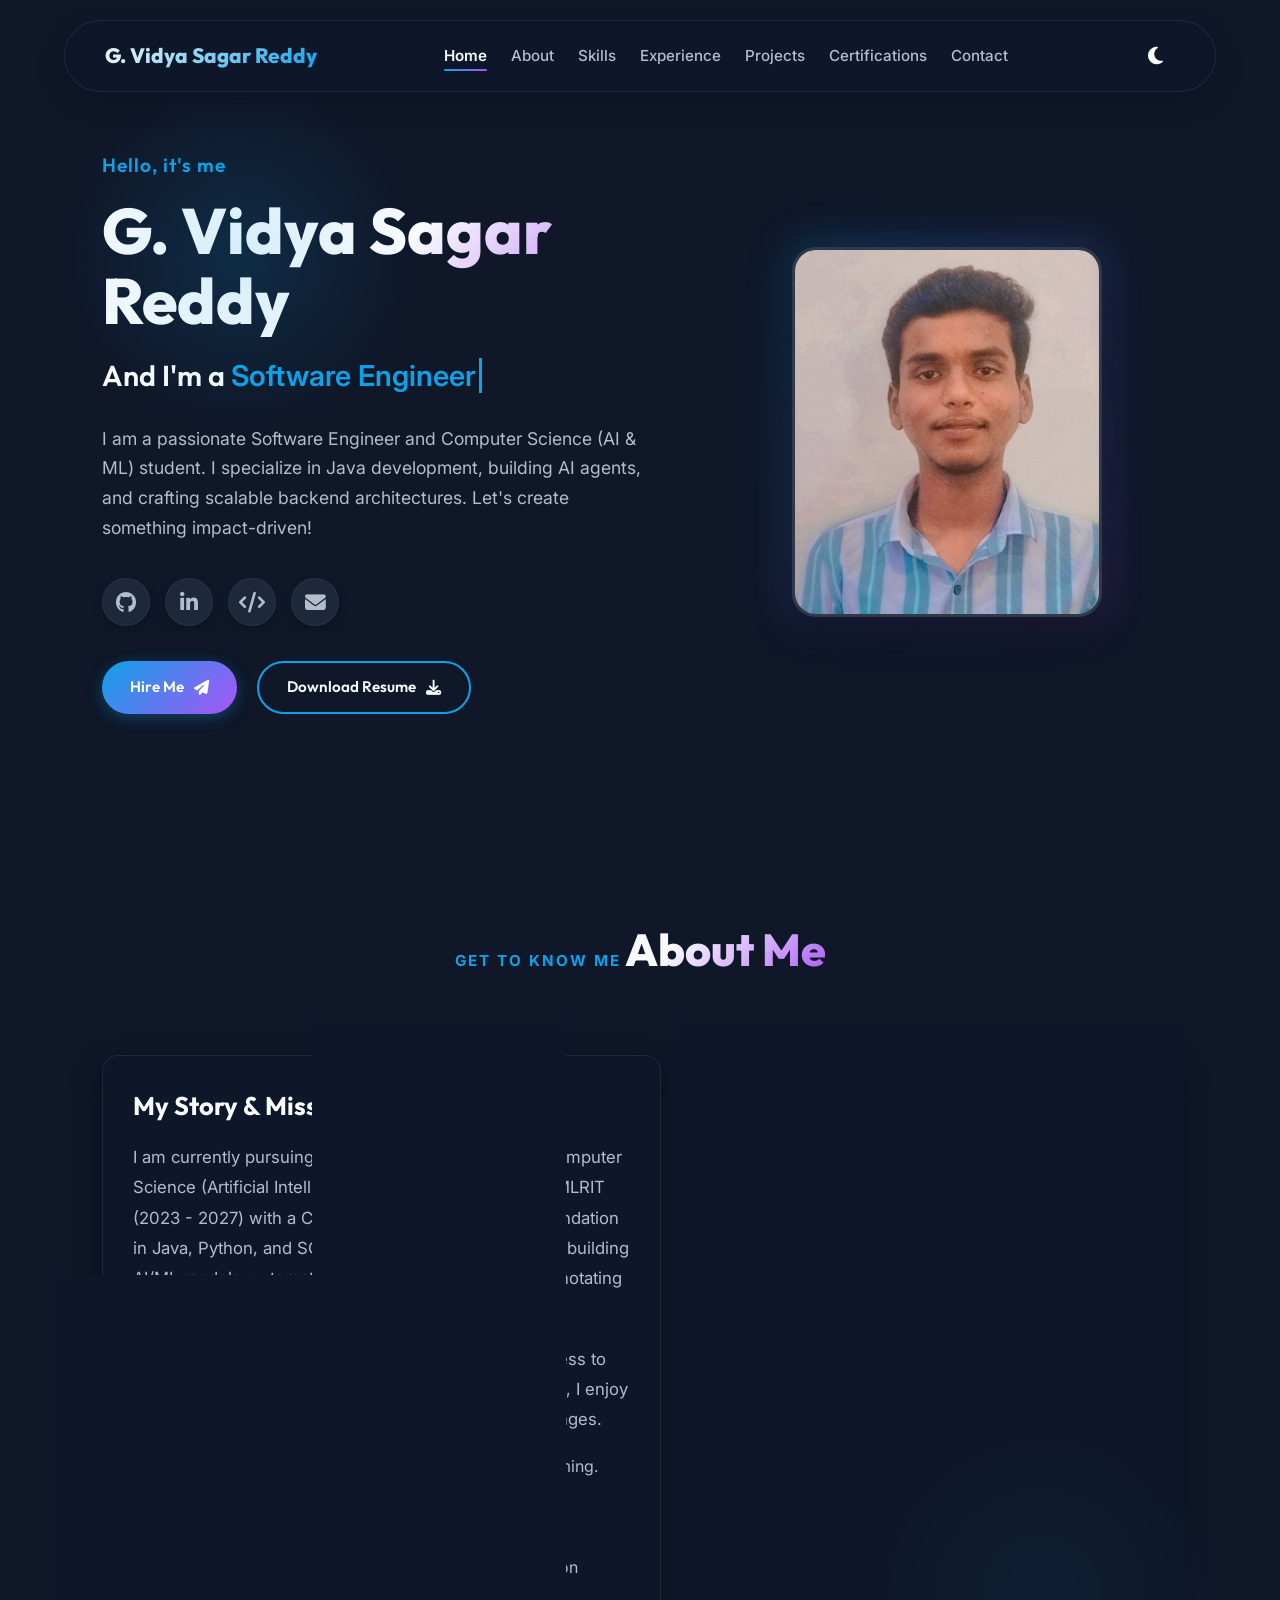
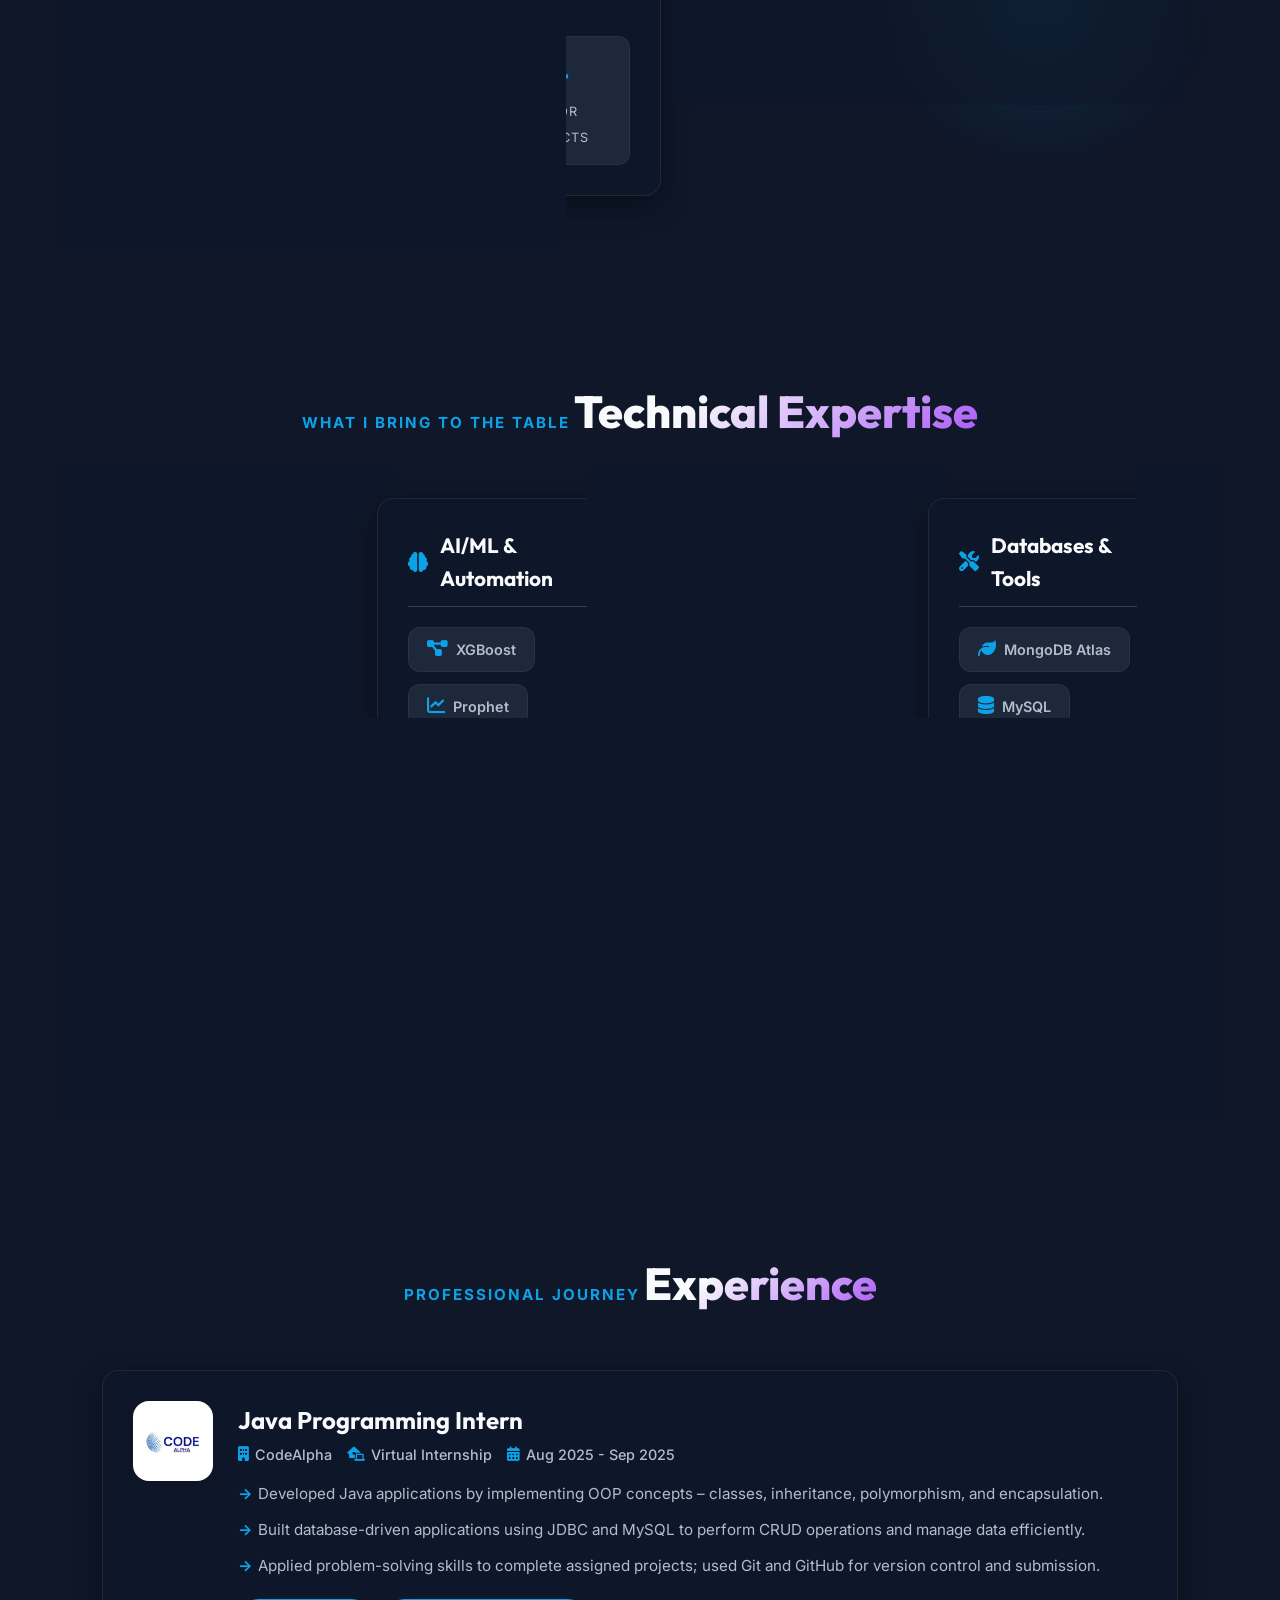
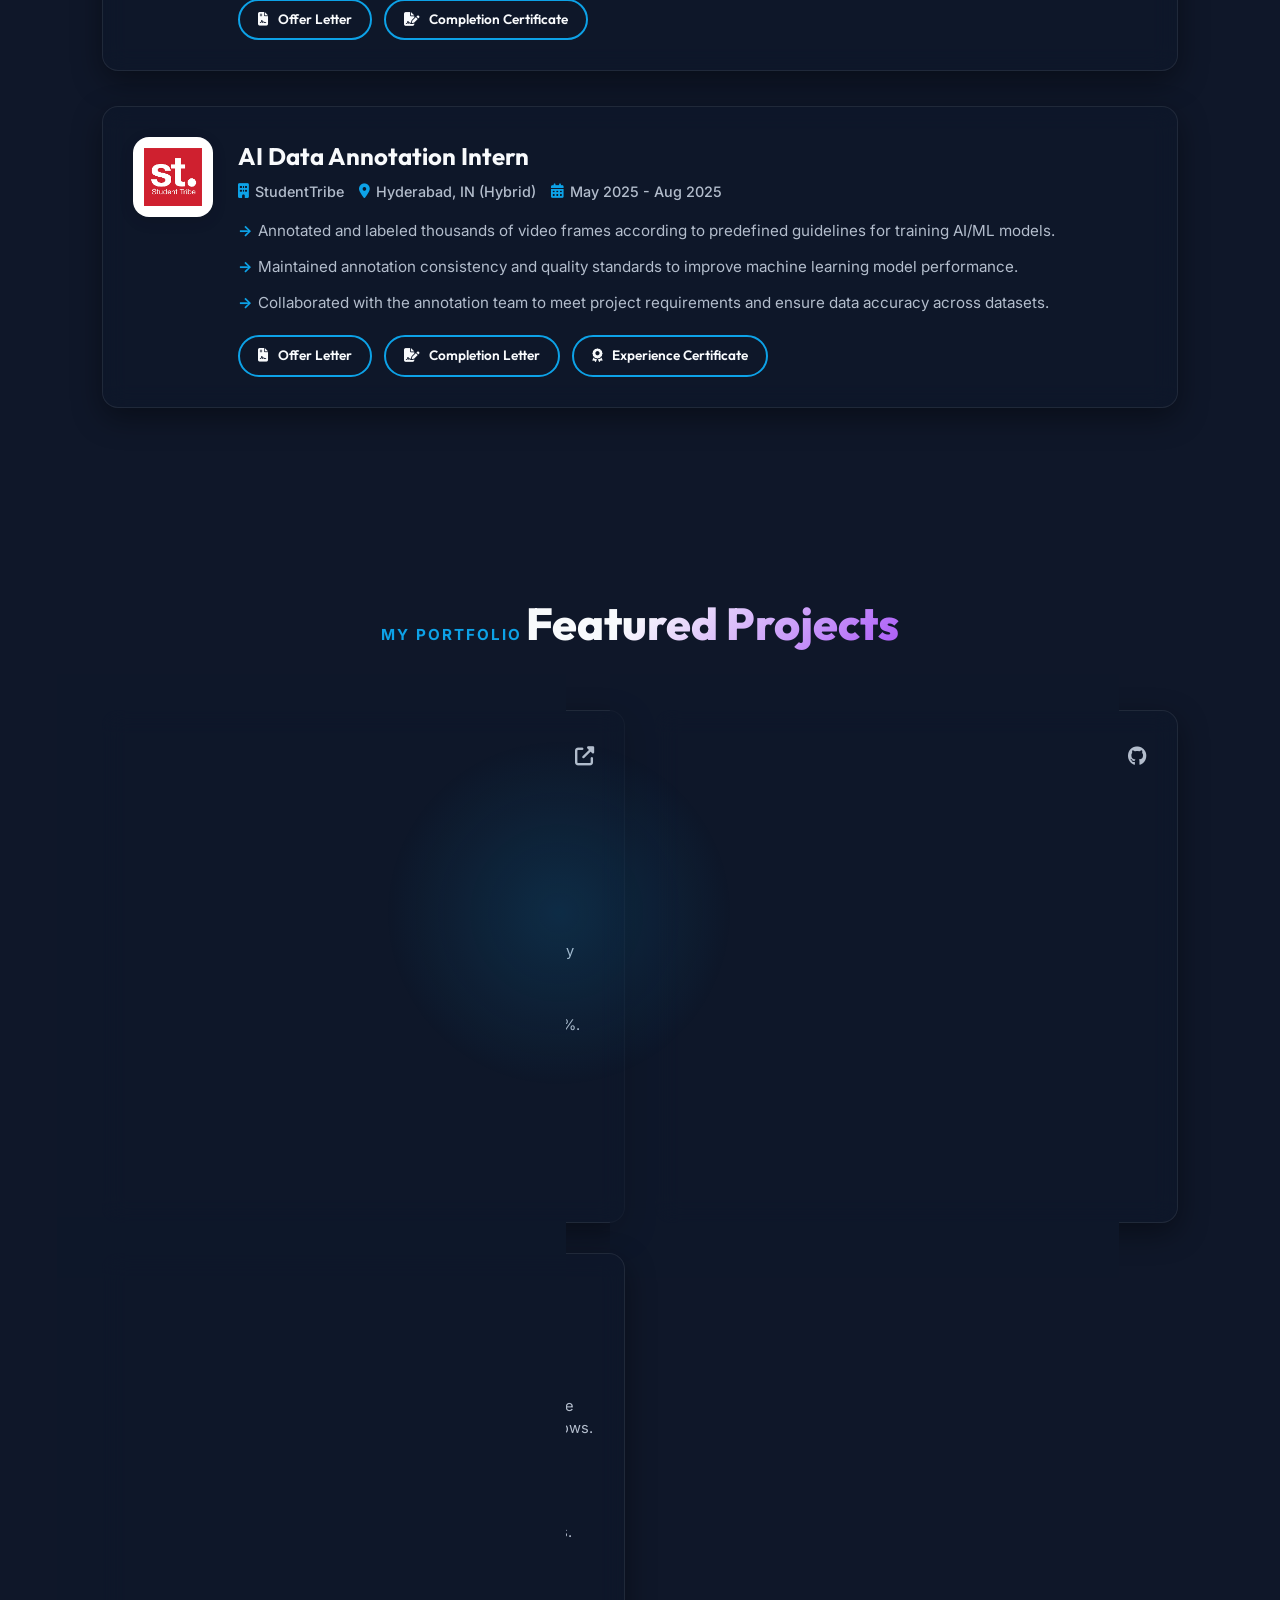
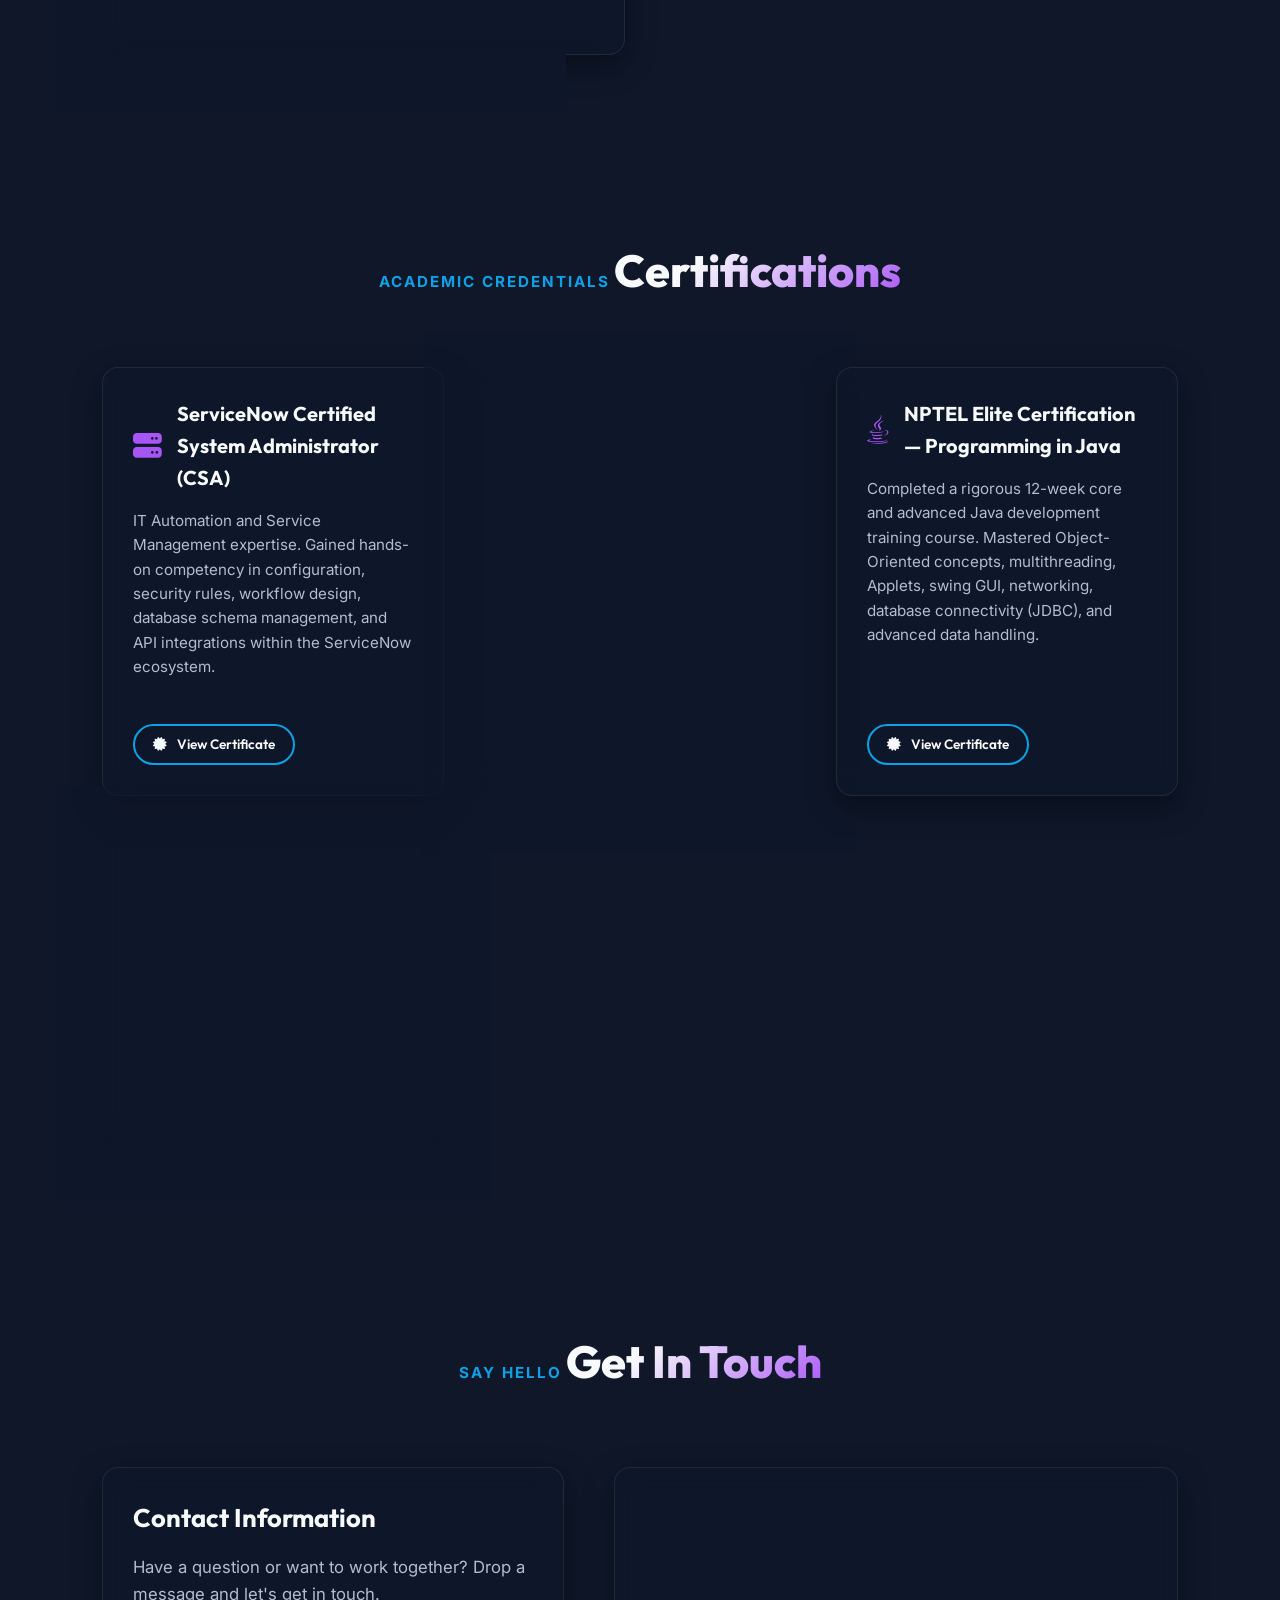
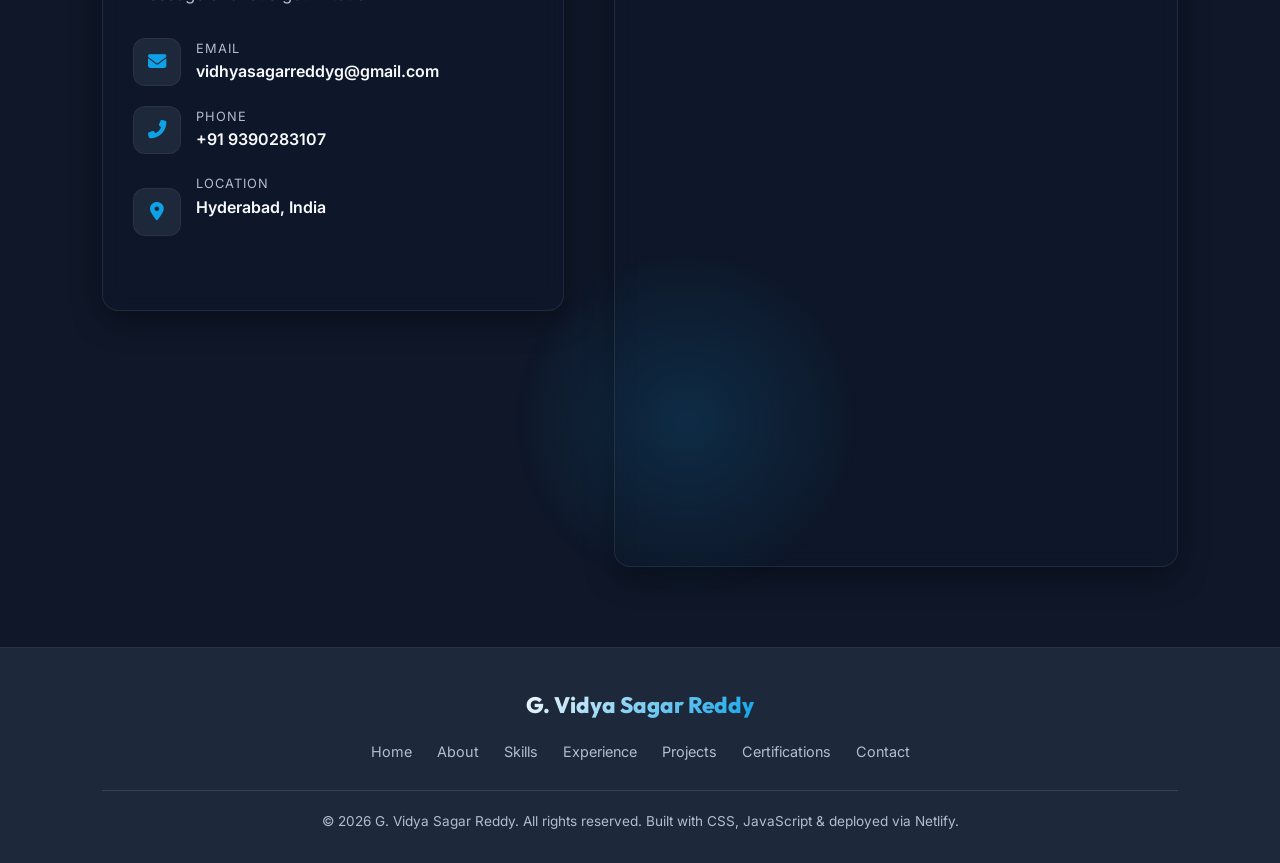
<file: index.html>
<!DOCTYPE html>
<html lang="en">
<head>
  <meta charset="UTF-8" />
  <meta name="viewport" content="width=device-width, initial-scale=1.0" />
  
  <!-- Primary Meta Tags -->
  <title>G. Vidya Sagar Reddy | Software Engineer & AI/ML Enthusiast</title>
  <meta name="title" content="G. Vidya Sagar Reddy | Software Engineer & AI/ML Enthusiast" />
  <meta name="description" content="Portfolio of G. Vidya Sagar Reddy - B.Tech student in CS (AI & ML). Java developer, AI/ML enthusiast, and ServiceNow CSA/CAD. Explore my projects, certifications, and experience." />
  
  <!-- Fonts & Icons -->
  <link rel="stylesheet" href="https://cdnjs.cloudflare.com/ajax/libs/font-awesome/6.4.0/css/all.min.css" />
  <link rel="stylesheet" href="index.css" />
</head>
<body>

  <!-- ==========================================
       🧭 Navigation Bar (Glassmorphic)
       ========================================== -->
  <header>
    <nav class="header-nav" id="header-nav">
      <a href="#home" class="logo-container">G. Vidya Sagar Reddy</a>
      
      <ul class="nav-links-list" id="nav-links-list">
        <li><a href="#home" class="nav-link active-link">Home</a></li>
        <li><a href="#about" class="nav-link">About</a></li>
        <li><a href="#skills" class="nav-link">Skills</a></li>
        <li><a href="#experience" class="nav-link">Experience</a></li>
        <li><a href="#projects" class="nav-link">Projects</a></li>
        <li><a href="#certifications" class="nav-link">Certifications</a></li>
        <li><a href="#contact" class="nav-link">Contact</a></li>
      </ul>
      
      <div class="nav-controls">
        <button class="theme-toggle-btn" id="theme-toggle-btn" title="Toggle theme">
          <i class="fas fa-moon" id="theme-icon"></i>
        </button>
        <button class="mobile-menu-btn" id="mobile-menu-btn" aria-label="Open navigation menu">
          <i class="fas fa-bars"></i>
        </button>
      </div>
    </nav>
  </header>

  <!-- ==========================================
       🏠 Hero Section
       ========================================== -->
  <section id="home" class="hero-section">
    <div class="glow-backdrop" style="top: 10%; left: 5%;"></div>
    
    <div class="hero-text-content reveal-element">
      <h3>Hello, it's me</h3>
      <h1>G. Vidya Sagar Reddy</h1>
      <h2>And I'm a <span class="typing-container"><span class="typing-text" id="typing-text"></span></span></h2>
      <p class="hero-description">
        I am a passionate Software Engineer and Computer Science (AI & ML) student. I specialize in Java development, building AI agents, and crafting scalable backend architectures. Let's create something impact-driven!
      </p>
      
      <div class="social-buttons">
        <a href="https://github.com/VidhyaSagarReddy-1365" target="_blank" class="social-icon-link" title="GitHub"><i class="fab fa-github"></i></a>
        <a href="https://www.linkedin.com/in/g-vidya-sagar-reddy-1306vsr" target="_blank" class="social-icon-link" title="LinkedIn"><i class="fab fa-linkedin-in"></i></a>
        <a href="https://leetcode.com/u/Vidyasagarreddy1365/" target="_blank" class="social-icon-link" title="LeetCode (DSA)"><i class="fas fa-code"></i></a>
        <a href="mailto:vidhyasagarreddyg@gmail.com" class="social-icon-link" title="Email me"><i class="fas fa-envelope"></i></a>
      </div>
      
      <div class="hero-action-group">
        <a href="#contact" class="btn btn-primary">Hire Me <i class="fas fa-paper-plane"></i></a>
        <a href="G_Vidya_Sagar_Reddy_Resume.pdf" class="btn btn-secondary" download>Download Resume <i class="fas fa-download"></i></a>
      </div>
    </div>
    
    <div class="hero-image-content reveal-element" style="transition-delay: 0.2s;">
      <div class="hero-glow-layer"></div>
      <div class="premium-profile-frame">
        <img src="profile.jpg" alt="G. Vidya Sagar Reddy profile photo">
      </div>
    </div>
  </section>

  <!-- ==========================================
       👤 About & Education Timeline Section
       ========================================== -->
  <section id="about">
    <div class="glow-backdrop" style="bottom: 10%; right: 5%;"></div>
    
    <div class="section-header reveal-element">
      <span class="section-subtitle">Get to know me</span>
      <h2 class="section-title">About Me</h2>
    </div>
    
    <div class="about-grid">
      <!-- Biography Card -->
      <div class="glass-card about-intro-card reveal-element">
        <h3>My Story & Mission</h3>
        <p>
          I am currently pursuing a Bachelor of Technology in Computer Science (Artificial Intelligence & Machine Learning) at MLRIT (2023 - 2027) with a CGPA of 8.97. I have a strong foundation in Java, Python, and SQL, and hands-on experience in building AI/ML models, automating outbound AI agents, and annotating video datasets for computer vision models.
        </p>
        <p>
          From architecting backend APIs with FastAPI and Express to training and fine-tuning predictive models like XGBoost, I enjoy building software that solves complex analytical challenges.
        </p>
        
        <ul class="about-bullets">
          <li><i class="fas fa-check-circle"></i> Strong foundation in Core & Advanced Java Programming.</li>
          <li><i class="fas fa-check-circle"></i> Experienced with data structures, algorithms, and SQL databases.</li>
          <li><i class="fas fa-check-circle"></i> Active builder of AI Agents and automated orchestration workflows.</li>
        </ul>
        
        <div class="about-stats-grid">
          <div class="stat-item">
            <span class="stat-number">2</span>
            <span class="stat-label">Internships</span>
          </div>
          <div class="stat-item">
            <span class="stat-number">4+</span>
            <span class="stat-label">Certifications</span>
          </div>
          <div class="stat-item">
            <span class="stat-number">2+</span>
            <span class="stat-label">Major Projects</span>
          </div>
        </div>
      </div>
      
      <!-- Education Timeline -->
      <div class="glass-card reveal-element" style="transition-delay: 0.2s;">
        <h3 class="timeline-title"><i class="fas fa-graduation-cap"></i> Education</h3>
        <div class="vertical-timeline">
          
          <div class="timeline-node">
            <span class="timeline-dot"></span>
            <span class="timeline-date">2023 - 2027</span>
            <div class="timeline-header">
              <h4>B.Tech in Computer Science (AI & ML)</h4>
              <p class="timeline-institution">Marri Laxman Reddy Institute of Technology (MLRIT), Hyderabad</p>
              <div class="timeline-score"><i class="fas fa-star"></i> CGPA: 8.97 / 10</div>
            </div>
          </div>
          
          <div class="timeline-node">
            <span class="timeline-dot"></span>
            <span class="timeline-date">2021 - 2023</span>
            <div class="timeline-header">
              <h4>Class XII (Intermediate) - MPC</h4>
              <p class="timeline-institution">Sri Chaitanya Junior College, Hyderabad</p>
              <div class="timeline-score"><i class="fas fa-percent"></i> Score: 97%</div>
            </div>
          </div>
          
          <div class="timeline-node">
            <span class="timeline-dot"></span>
            <span class="timeline-date">Completed 2021</span>
            <div class="timeline-header">
              <h4>Class X (SSC)</h4>
              <p class="timeline-institution">Vedha International School, Kondapak</p>
              <div class="timeline-score"><i class="fas fa-trophy"></i> GPA: 10.0 / 10.0 (100%)</div>
            </div>
          </div>
          
        </div>
      </div>
    </div>
  </section>

  <!-- ==========================================
       🛠️ Skills Section
       ========================================== -->
  <section id="skills">
    <div class="section-header reveal-element">
      <span class="section-subtitle">What I bring to the table</span>
      <h2 class="section-title">Technical Expertise</h2>
    </div>
    
    <div class="skills-grid reveal-element">
      <!-- Languages -->
      <div class="glass-card skill-category-card">
        <h3><i class="fas fa-laptop-code"></i> Programming Languages</h3>
        <div class="skills-tag-container">
          <div class="skill-badge"><i class="fab fa-java"></i> Java</div>
          <div class="skill-badge"><i class="fab fa-python"></i> Python</div>
          <div class="skill-badge"><i class="fab fa-js"></i> JavaScript (ES6+)</div>
          <div class="skill-badge"><i class="fas fa-database"></i> SQL</div>
          <div class="skill-badge"><i class="fas fa-code"></i> C</div>
          <div class="skill-badge"><i class="fab fa-html5"></i> HTML5</div>
          <div class="skill-badge"><i class="fab fa-css3-alt"></i> CSS3</div>
          <div class="skill-badge"><i class="fas fa-project-diagram"></i> Data Structures & Algorithms</div>
        </div>
      </div>
      
      <!-- AI/ML & Automation -->
      <div class="glass-card skill-category-card">
        <h3><i class="fas fa-brain"></i> AI/ML & Automation</h3>
        <div class="skills-tag-container">
          <div class="skill-badge"><i class="fas fa-project-diagram"></i> XGBoost</div>
          <div class="skill-badge"><i class="fas fa-chart-line"></i> Prophet</div>
          <div class="skill-badge"><i class="fas fa-phone-alt"></i> Vapi (Voice AI)</div>
          <div class="skill-badge"><i class="fas fa-network-wired"></i> Twilio APIs</div>
          <div class="skill-badge"><i class="fas fa-random"></i> n8n Workflow Automation</div>
          <div class="skill-badge"><i class="fas fa-tags"></i> Data Annotation</div>
        </div>
      </div>
      
      <!-- Backend Development -->
      <div class="glass-card skill-category-card">
        <h3><i class="fas fa-cubes"></i> Backend Development</h3>
        <div class="skills-tag-container">
          <div class="skill-badge"><i class="fas fa-bolt"></i> FastAPI</div>
          <div class="skill-badge"><i class="fas fa-network-wired"></i> RESTful APIs</div>
          <div class="skill-badge"><i class="fas fa-key"></i> JWT Authentication</div>
          <div class="skill-badge"><i class="fas fa-link"></i> JDBC</div>
          <div class="skill-badge"><i class="fas fa-cube"></i> OOP</div>
          <div class="skill-badge"><i class="fab fa-git-alt"></i> Git/GitHub</div>
        </div>
      </div>
      
      <!-- Databases & Tools -->
      <div class="glass-card skill-category-card">
        <h3><i class="fas fa-tools"></i> Databases & Tools</h3>
        <div class="skills-tag-container">
          <div class="skill-badge"><i class="fas fa-leaf"></i> MongoDB Atlas</div>
          <div class="skill-badge"><i class="fas fa-database"></i> MySQL</div>
          <div class="skill-badge"><i class="fas fa-server"></i> ServiceNow (CSA)</div>
          <div class="skill-badge"><i class="fas fa-exchange-alt"></i> API Integration</div>
          <div class="skill-badge"><i class="fas fa-bezier-curve"></i> Database Design</div>
        </div>
      </div>
    </div>
  </section>

  <!-- ==========================================
       💼 Experience Section
       ========================================== -->
  <section id="experience">
    <div class="section-header reveal-element">
      <span class="section-subtitle">Professional Journey</span>
      <h2 class="section-title">Experience</h2>
    </div>
    
    <div class="experience-list reveal-element">
      <!-- CodeAlpha -->
      <div class="glass-card experience-card">
        <div class="exp-logo-wrapper">
          <img src="codealpha.png" alt="CodeAlpha Logo" onerror="this.style.display='none'">
        </div>
        <div class="exp-main-content">
          <h3>Java Programming Intern</h3>
          <div class="exp-meta-info">
            <span><i class="fas fa-building"></i> CodeAlpha</span>
            <span><i class="fas fa-laptop-house"></i> Virtual Internship</span>
            <span><i class="fas fa-calendar-alt"></i> Aug 2025 - Sep 2025</span>
          </div>
          <ul class="exp-bullets-list">
            <li>Developed Java applications by implementing OOP concepts – classes, inheritance, polymorphism, and encapsulation.</li>
            <li>Built database-driven applications using JDBC and MySQL to perform CRUD operations and manage data efficiently.</li>
            <li>Applied problem-solving skills to complete assigned projects; used Git and GitHub for version control and submission.</li>
          </ul>
          <div class="exp-attachments-group">
            <a href="CodeAlpha_Java_Internship_Offer_Letter.pdf" class="btn btn-secondary btn-sm" target="_blank"><i class="fas fa-file-contract"></i> Offer Letter</a>
            <a href="CodeAlpha_Java_Internship_Completion_Certificate.pdf" class="btn btn-secondary btn-sm" target="_blank"><i class="fas fa-file-signature"></i> Completion Certificate</a>
          </div>
        </div>
      </div>

      <!-- StudentTribe -->
      <div class="glass-card experience-card">
        <div class="exp-logo-wrapper">
          <img src="studenttribe.png" alt="StudentTribe Logo" onerror="this.style.display='none'">
        </div>
        <div class="exp-main-content">
          <h3>AI Data Annotation Intern</h3>
          <div class="exp-meta-info">
            <span><i class="fas fa-building"></i> StudentTribe</span>
            <span><i class="fas fa-map-marker-alt"></i> Hyderabad, IN (Hybrid)</span>
            <span><i class="fas fa-calendar-alt"></i> May 2025 - Aug 2025</span>
          </div>
          <ul class="exp-bullets-list">
            <li>Annotated and labeled thousands of video frames according to predefined guidelines for training AI/ML models.</li>
            <li>Maintained annotation consistency and quality standards to improve machine learning model performance.</li>
            <li>Collaborated with the annotation team to meet project requirements and ensure data accuracy across datasets.</li>
          </ul>
          <div class="exp-attachments-group">
            <a href="StudentTribe_AI_Annotation_Internship_Offer_Letter.jpg" class="btn btn-secondary btn-sm" target="_blank"><i class="fas fa-file-contract"></i> Offer Letter</a>
            <a href="StudentTribe_AI_Annotation_Internship_Completion_Letter.pdf" class="btn btn-secondary btn-sm" target="_blank"><i class="fas fa-file-signature"></i> Completion Letter</a>
            <a href="StudentTribe_AI_Annotation_Internship_Experience_Certificate.pdf" class="btn btn-secondary btn-sm" target="_blank"><i class="fas fa-award"></i> Experience Certificate</a>
          </div>
        </div>
      </div>
    </div>
  </section>

  <!-- ==========================================
       🚀 Projects Section
       ========================================== -->
  <section id="projects">
    <div class="glow-backdrop" style="top: 20%; left: 30%;"></div>
    
    <div class="section-header reveal-element">
      <span class="section-subtitle">My Portfolio</span>
      <h2 class="section-title">Featured Projects</h2>
    </div>
    
    <div class="projects-grid reveal-element">
      <!-- Project 1: AgriAdvisor -->
      <div class="glass-card project-card">
        <div class="project-card-header">
          <div class="project-icon-box">
            <i class="fas fa-seedling"></i>
          </div>
          <div class="project-links-corner">
            <a href="https://github.com/VidhyaSagarReddy-1365/AgriAdvisor" target="_blank" class="project-corner-link" title="View GitHub Code"><i class="fab fa-github"></i></a>
            <a href="https://agri-advisor-gilt.vercel.app" target="_blank" class="project-corner-link" title="Live Demo"><i class="fas fa-external-link-alt"></i></a>
          </div>
        </div>
        <h3>AgriAdvisor — ML-Driven Crop Recommendation</h3>
        <ul class="project-bullets-list">
          <li>Built an asynchronous FastAPI backend with MongoDB and secure JWT/bcrypt authentication for user management.</li>
          <li>Trained an XGBoost classifier achieving 95% crop suitability accuracy using soil nutrients and climate parameters.</li>
          <li>Integrated Prophet time-series forecasting to predict crop prices 30 days ahead, reducing Mean Absolute Error by 12%.</li>
          <li>Implemented soil nutrient deficiency alerts (N-P-K) and runtime irrigation override logic for actionable recommendations.</li>
        </ul>
        <div class="project-tech-list">
          <span class="tech-tag">FastAPI</span>
          <span class="tech-tag">MongoDB</span>
          <span class="tech-tag">XGBoost</span>
          <span class="tech-tag">Prophet</span>
          <span class="tech-tag">JWT</span>
        </div>
      </div>
      
      <!-- Project 2: Expense Management -->
      <div class="glass-card project-card">
        <div class="project-card-header">
          <div class="project-icon-box">
            <i class="fas fa-wallet"></i>
          </div>
          <div class="project-links-corner">
            <a href="https://github.com/VidhyaSagarReddy-1365/expense-tracker-" target="_blank" class="project-corner-link" title="View GitHub Code"><i class="fab fa-github"></i></a>
          </div>
        </div>
        <h3>Digital Expense Management System</h3>
        <ul class="project-bullets-list">
          <li>Developed a full-stack personal finance application using Node.js, Express.js, and MongoDB with Mongoose ODM.</li>
          <li>Built interactive data visualizations using Chart.js (pie/bar charts) to display spending trends and improve user engagement.</li>
          <li>Implemented JWT-based authentication, security question recovery, and fixed session management vulnerabilities.</li>
        </ul>
        <div class="project-tech-list">
          <span class="tech-tag">Node.js</span>
          <span class="tech-tag">Express.js</span>
          <span class="tech-tag">MongoDB</span>
          <span class="tech-tag">Mongoose</span>
          <span class="tech-tag">Chart.js</span>
        </div>
      </div>

      <!-- Project 3: GenAI Conversational Voice Agents -->
      <div class="glass-card project-card">
        <div class="project-card-header">
          <div class="project-icon-box">
            <i class="fas fa-microphone"></i>
          </div>
        </div>
        <h3>GenAI Conversational Voice Agents</h3>
        <ul class="project-bullets-list">
          <li>Designed and deployed Recruitment and Slot Booking voice agents using Vapi to automate candidate screening workflows.</li>
          <li>Integrated Twilio APIs for telephonic call routing and n8n automations to sync scheduling databases and calendars.</li>
          <li>Reduced manual scheduling overhead by 40% through automated slot booking and real-time notification pipelines.</li>
        </ul>
        <div class="project-tech-list">
          <span class="tech-tag">Vapi</span>
          <span class="tech-tag">Twilio</span>
          <span class="tech-tag">n8n</span>
          <span class="tech-tag">Automation</span>
        </div>
      </div>
    </div>
  </section>

  <!-- ==========================================
       🎓 Certifications Section
       ========================================== -->
  <section id="certifications">
    <div class="section-header reveal-element">
      <span class="section-subtitle">Academic Credentials</span>
      <h2 class="section-title">Certifications</h2>
    </div>
    
    <div class="certifications-grid reveal-element">
      <!-- Cert 1: ServiceNow CSA -->
      <div class="glass-card cert-card">
        <div class="cert-card-header">
          <div class="cert-icon-box">
            <i class="fas fa-server"></i>
          </div>
          <h3>ServiceNow Certified System Administrator (CSA)</h3>
        </div>
        <p>
          IT Automation and Service Management expertise. Gained hands-on competency in configuration, security rules, workflow design, database schema management, and API integrations within the ServiceNow ecosystem.
        </p>
        <a href="ServiceNow_CSA_Certificate.jpg" target="_blank" class="btn btn-secondary btn-sm" style="align-self: flex-start;"><i class="fas fa-certificate"></i> View Certificate</a>
      </div>
      
      <!-- Cert 2: ServiceNow CAD -->
      <div class="glass-card cert-card">
        <div class="cert-card-header">
          <div class="cert-icon-box">
            <i class="fas fa-laptop-code"></i>
          </div>
          <h3>ServiceNow Certified Application Developer (CAD)</h3>
        </div>
        <p>
          Platform development and custom application expertise. Gained hands-on competency in application scoping, scripting (client/server), UI policies, business rules, database schema management, flow designer workflows, and REST/SOAP API integrations.
        </p>
        <a href="ServiceNow_CAD_Certificate.jpg" target="_blank" class="btn btn-secondary btn-sm" style="align-self: flex-start;"><i class="fas fa-certificate"></i> View Certificate</a>
      </div>
      
      <!-- Cert 2: NPTEL Java -->
      <div class="glass-card cert-card">
        <div class="cert-card-header">
          <div class="cert-icon-box">
            <i class="fab fa-java"></i>
          </div>
          <h3>NPTEL Elite Certification — Programming in Java</h3>
        </div>
        <p>
          Completed a rigorous 12-week core and advanced Java development training course. Mastered Object-Oriented concepts, multithreading, Applets, swing GUI, networking, database connectivity (JDBC), and advanced data handling.
        </p>
        <a href="NPTEL_Programming_In_Java_Elite_Certificate.pdf" target="_blank" class="btn btn-secondary btn-sm" style="align-self: flex-start;"><i class="fas fa-certificate"></i> View Certificate</a>
      </div>
      
      <!-- Cert 3: NPTEL GenAI -->
      <div class="glass-card cert-card">
        <div class="cert-card-header">
          <div class="cert-icon-box">
            <i class="fas fa-robot"></i>
          </div>
          <h3>NPTEL Certification in Generative AI</h3>
        </div>
        <p>
          Specialized certification focusing on Prompt Engineering, LLM capabilities, application development using GenAI frameworks, context management, and vector databases.
        </p>
        <a href="NPTEL_Programming_With_Generative_AI_Certificate.pdf" target="_blank" class="btn btn-secondary btn-sm" style="align-self: flex-start;"><i class="fas fa-certificate"></i> View Certificate</a>
      </div>
    </div>
  </section>

  <!-- ==========================================
       ✉️ Contact Section
       ========================================== -->
  <section id="contact">
    <div class="glow-backdrop" style="bottom: 5%; left: 40%;"></div>
    
    <div class="section-header reveal-element">
      <span class="section-subtitle">Say hello</span>
      <h2 class="section-title">Get In Touch</h2>
    </div>
    
    <div class="contact-layout reveal-element">
      <!-- Contact Info Cards -->
      <div class="glass-card contact-card-info">
        <h3>Contact Information</h3>
        <p>Have a question or want to work together? Drop a message and let's get in touch.</p>
        
        <div class="contact-details-list">
          <!-- Email -->
          <div class="contact-detail-node">
            <div class="contact-detail-icon"><i class="fas fa-envelope"></i></div>
            <div class="contact-detail-data">
              <span>Email</span>
              <a href="mailto:vidhyasagarreddyg@gmail.com">vidhyasagarreddyg@gmail.com</a>
            </div>
          </div>
          
          <!-- Phone -->
          <div class="contact-detail-node">
            <div class="contact-detail-icon"><i class="fas fa-phone-alt"></i></div>
            <div class="contact-detail-data">
              <span>Phone</span>
              <a href="tel:+919390283107">+91 9390283107</a>
            </div>
          </div>
          
          <!-- Location -->
          <div class="contact-detail-node">
            <div class="contact-detail-icon"><i class="fas fa-map-marker-alt"></i></div>
            <div class="contact-detail-data">
              <span>Location</span>
              <p>Hyderabad, India</p>
            </div>
          </div>
        </div>
      </div>
      
      <!-- Premium Integrated Google Form Iframe -->
      <div class="glass-card contact-form-iframe-wrapper">
        <iframe src="https://docs.google.com/forms/d/e/1FAIpQLSeEttOak93cltje7V3pPym1rpI1QzvdjGugFI3LCb2IDkaLaQ/viewform?embedded=true" width="100%" height="680" frameborder="0" marginheight="0" marginwidth="0">Loading…</iframe>
      </div>
    </div>
  </section>

  <!-- ==========================================
       🖥️ Footer
       ========================================== -->
  <footer>
    <div class="footer-content">
      <a href="#home" class="footer-logo">G. Vidya Sagar Reddy</a>
      <ul class="footer-links-list">
        <li><a href="#home">Home</a></li>
        <li><a href="#about">About</a></li>
        <li><a href="#skills">Skills</a></li>
        <li><a href="#experience">Experience</a></li>
        <li><a href="#projects">Projects</a></li>
        <li><a href="#certifications">Certifications</a></li>
        <li><a href="#contact">Contact</a></li>
      </ul>
      <p class="footer-copyright">
        &copy; <span id="footer-year">2026</span> G. Vidya Sagar Reddy. All rights reserved. Built with CSS, JavaScript & deployed via Netlify.
      </p>
    </div>
  </footer>

  <script src="script.js"></script>
</body>
</html>
</file>
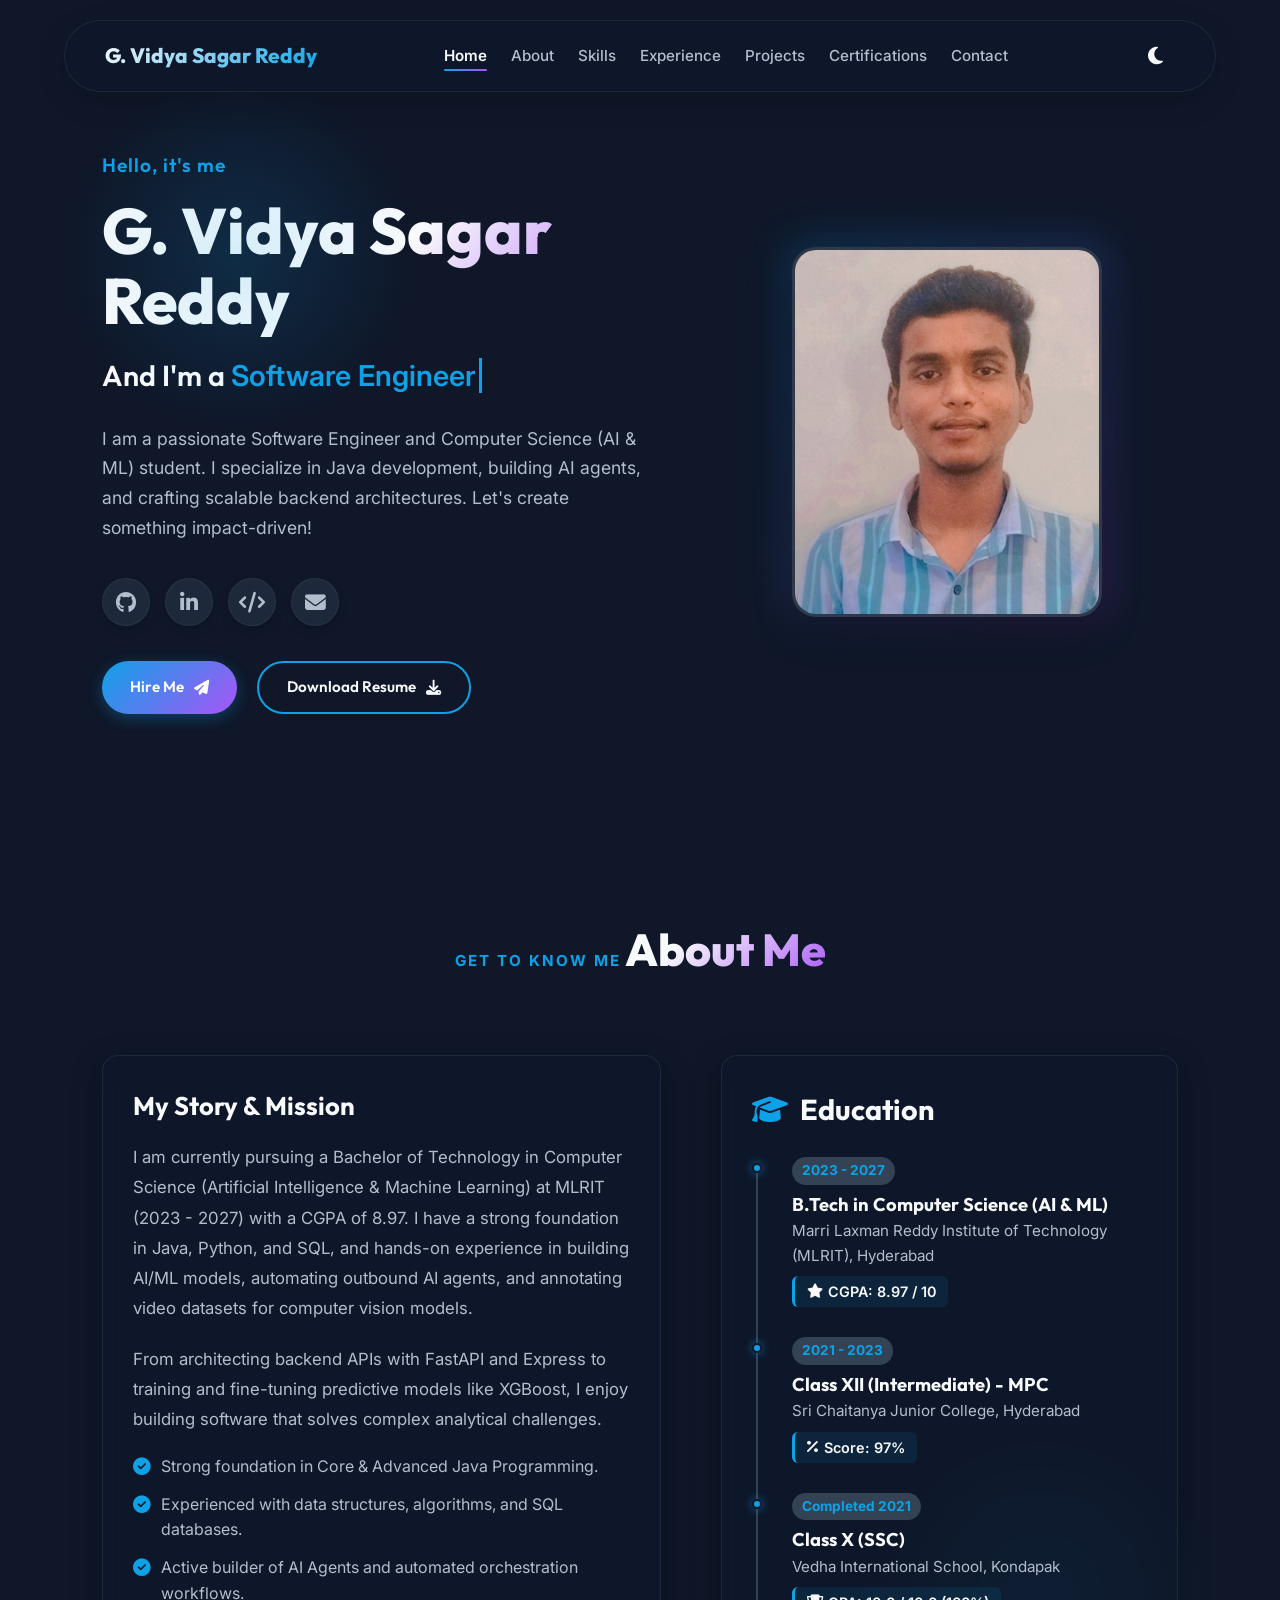
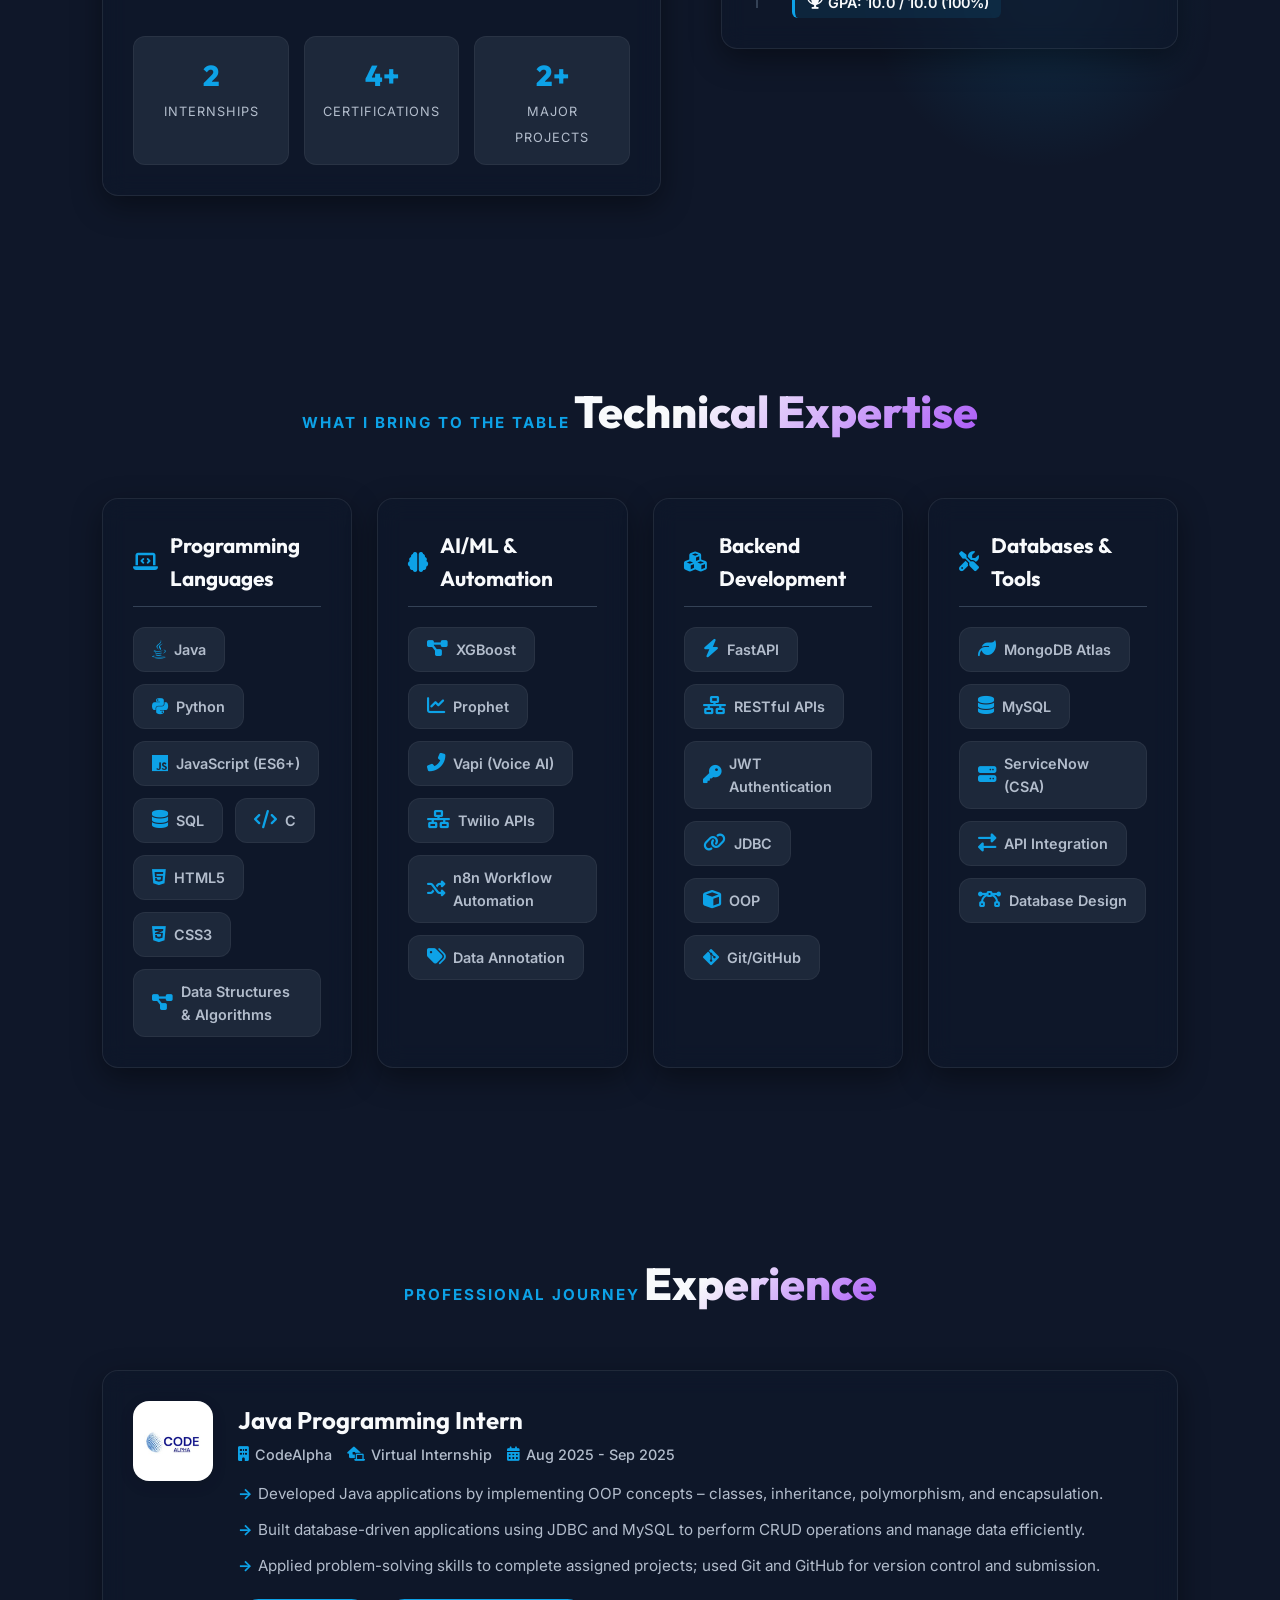
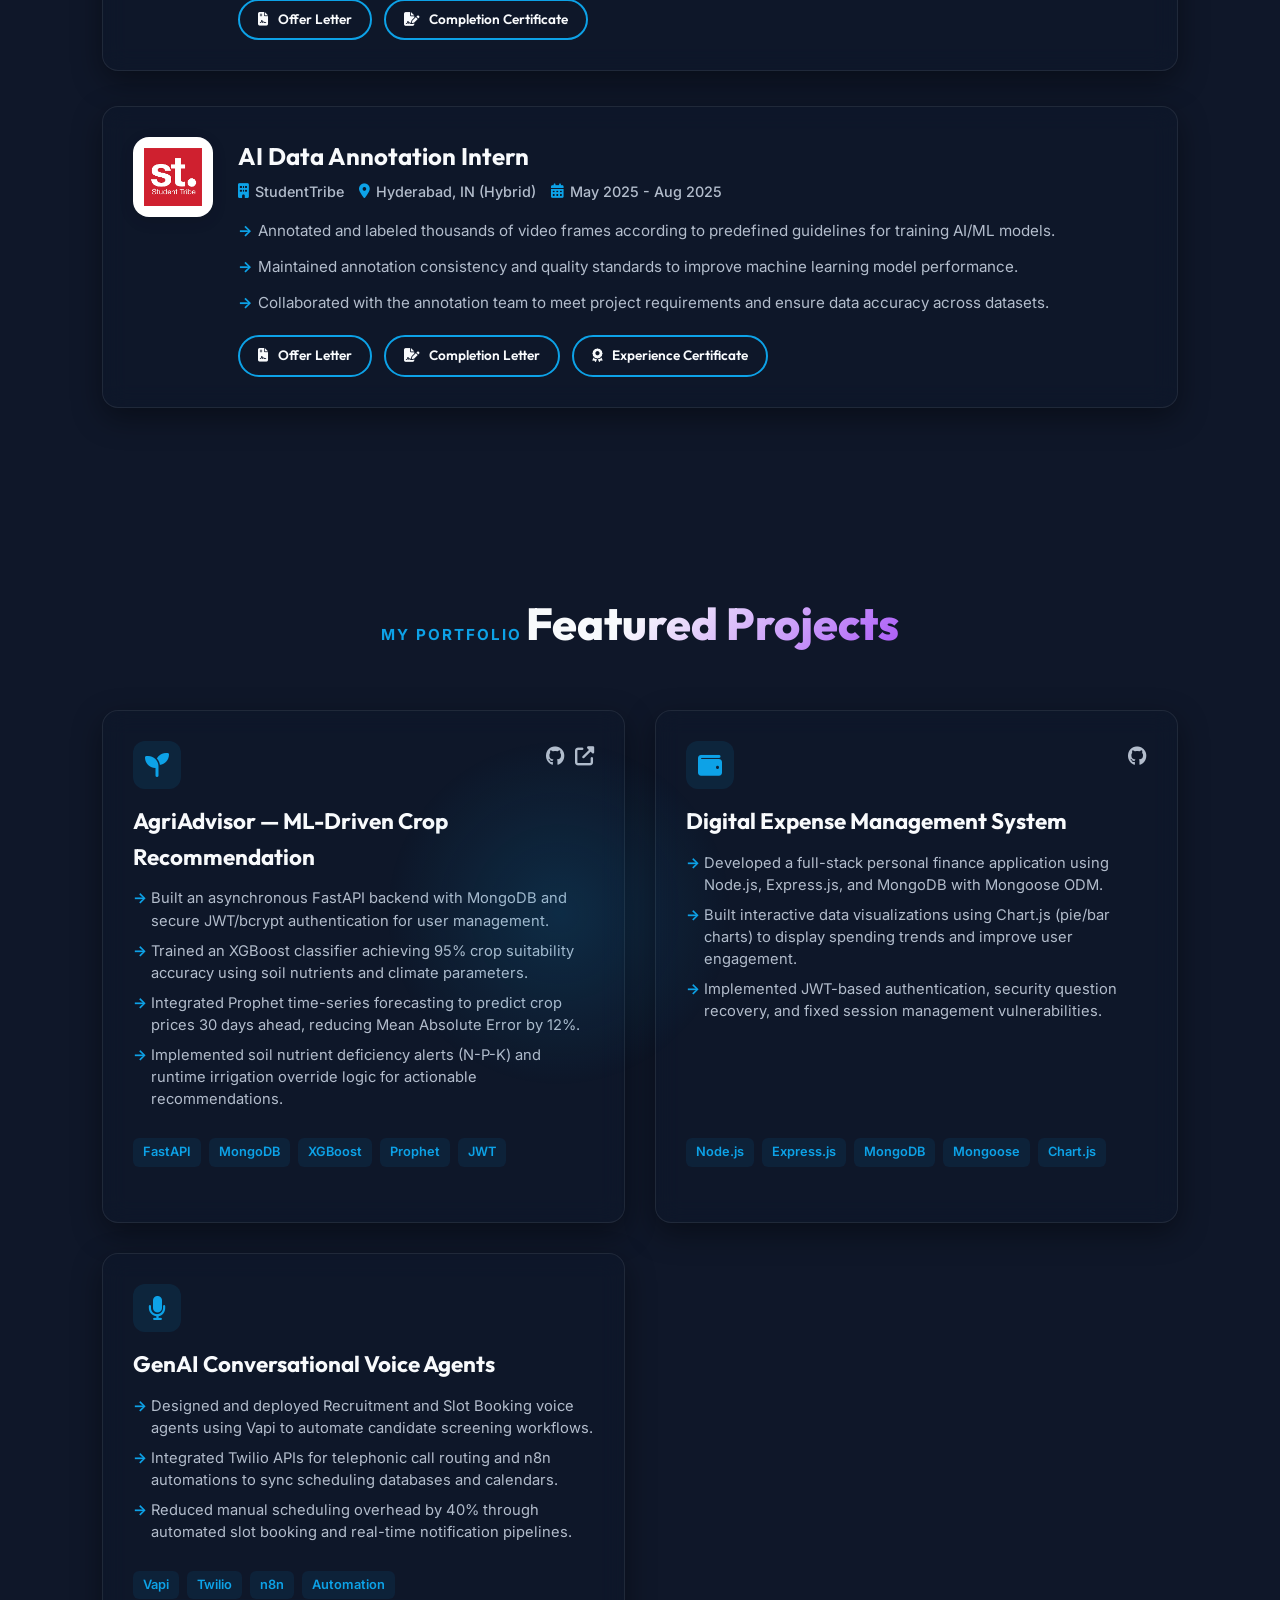
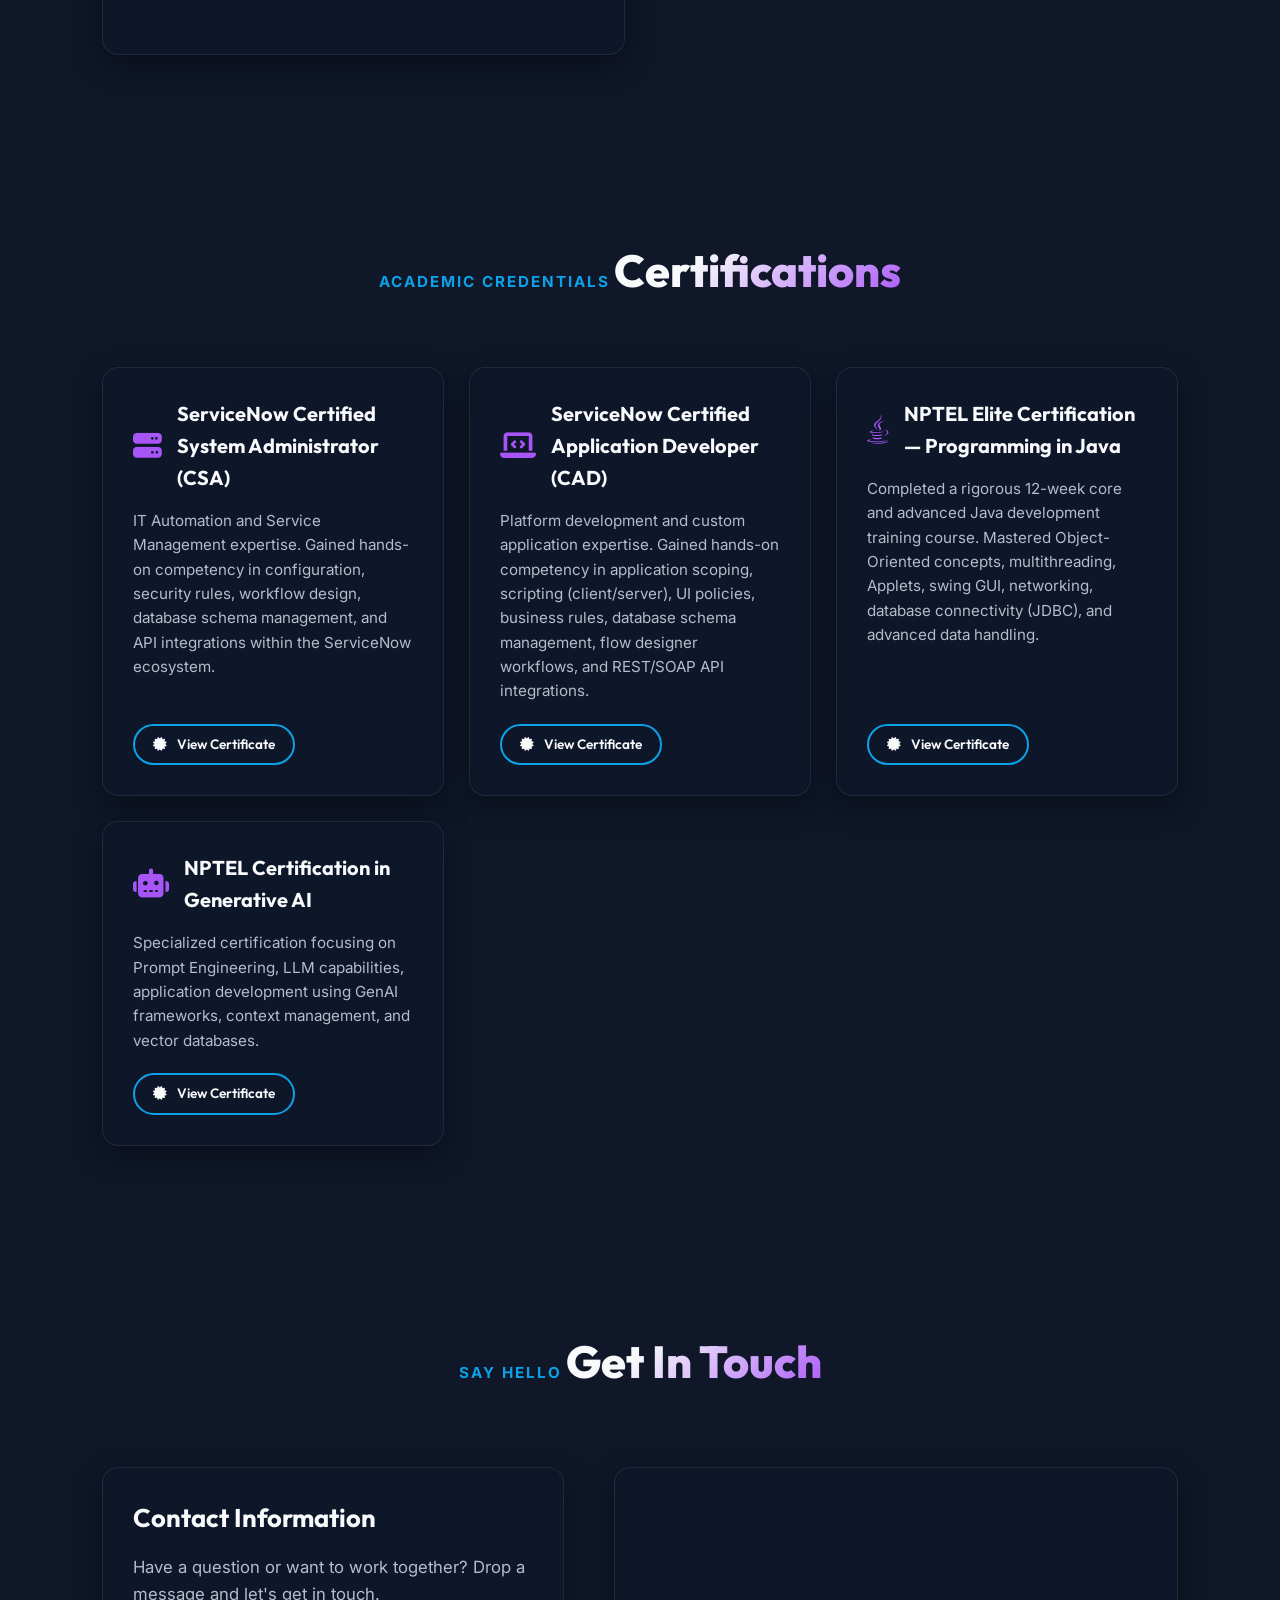
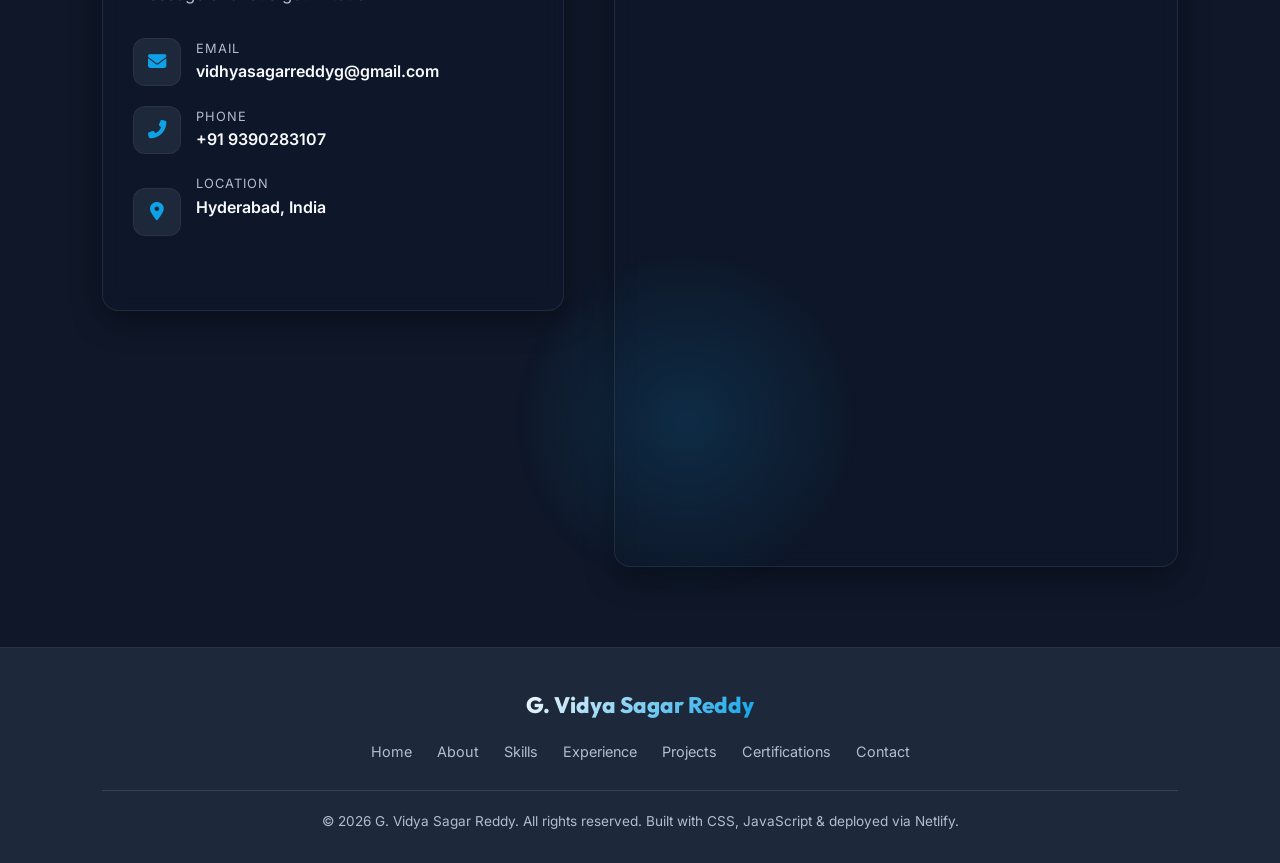
<file: about.html>
<!DOCTYPE html>
<html lang="en">
<head>
  <meta charset="UTF-8">
  <meta http-equiv="refresh" content="0; url=index.html#about" />
  <title>Redirecting...</title>
  <style>
    body {
      background-color: #0f172a;
      color: #f8fafc;
      font-family: system-ui, -apple-system, sans-serif;
      display: flex;
      flex-direction: column;
      align-items: center;
      justify-content: center;
      height: 100vh;
      margin: 0;
    }
    .spinner {
      border: 4px solid rgba(255, 255, 255, 0.1);
      width: 36px;
      height: 36px;
      border-radius: 50%;
      border-left-color: #0ea5e9;
      animation: spin 1s linear infinite;
      margin-bottom: 20px;
    }
    @keyframes spin {
      0% { transform: rotate(0deg); }
      100% { transform: rotate(360deg); }
    }
  </style>
  <script>
    window.location.replace("index.html#about");
  </script>
</head>
<body>
  <div class="spinner"></div>
  <p>Redirecting to About section...</p>
</body>
</html>
</file>
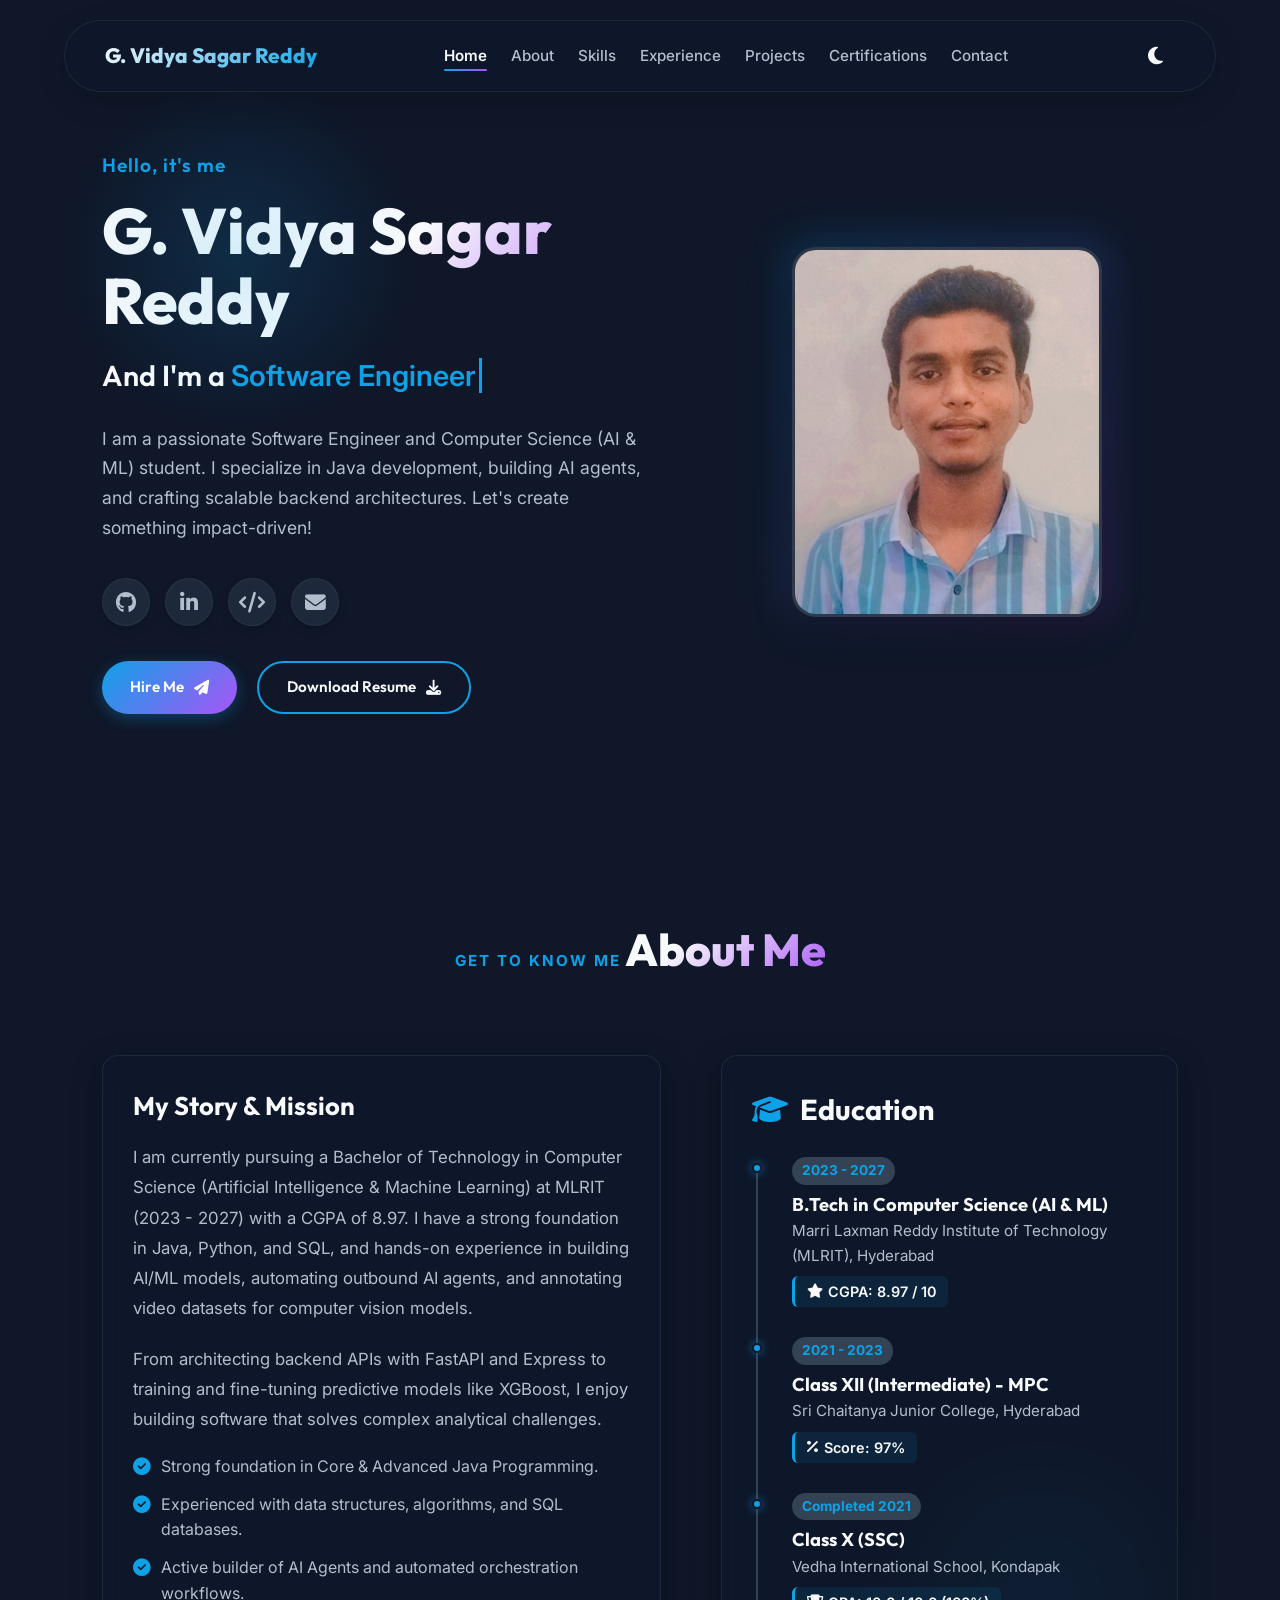
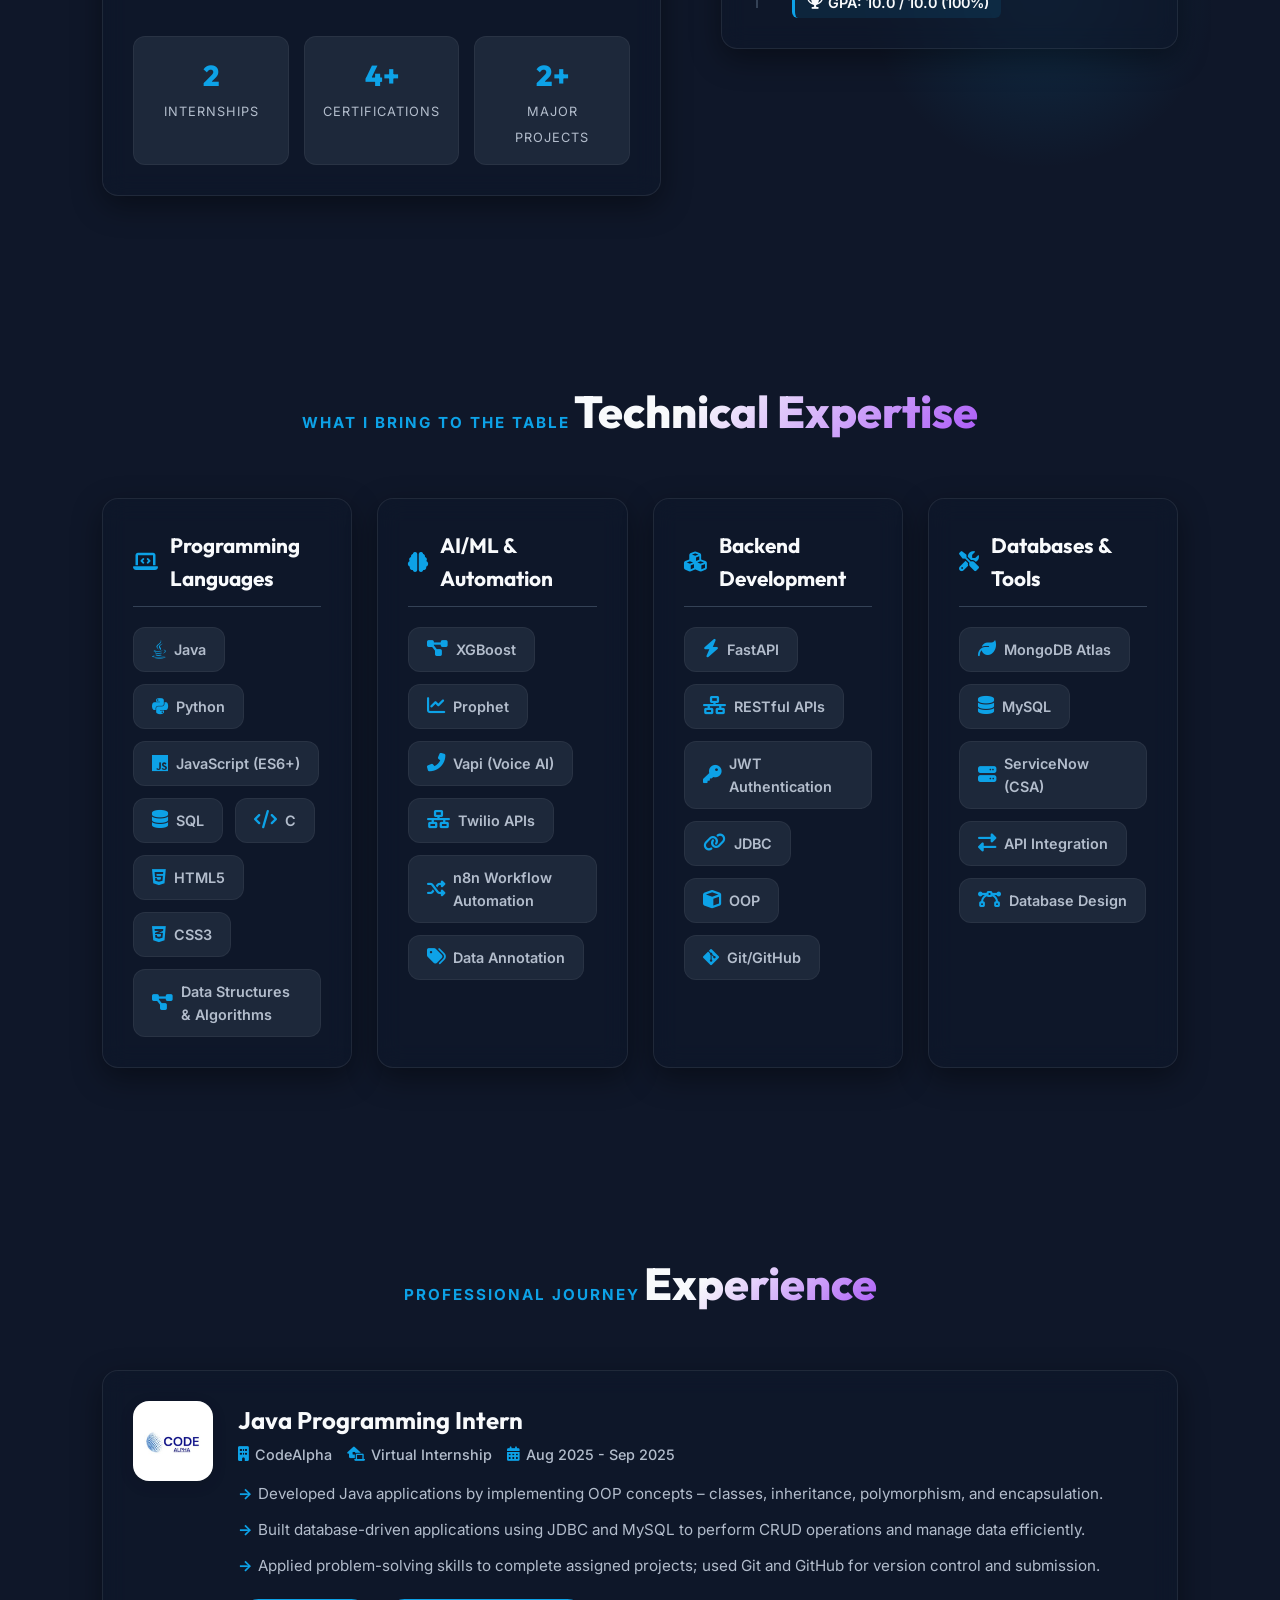
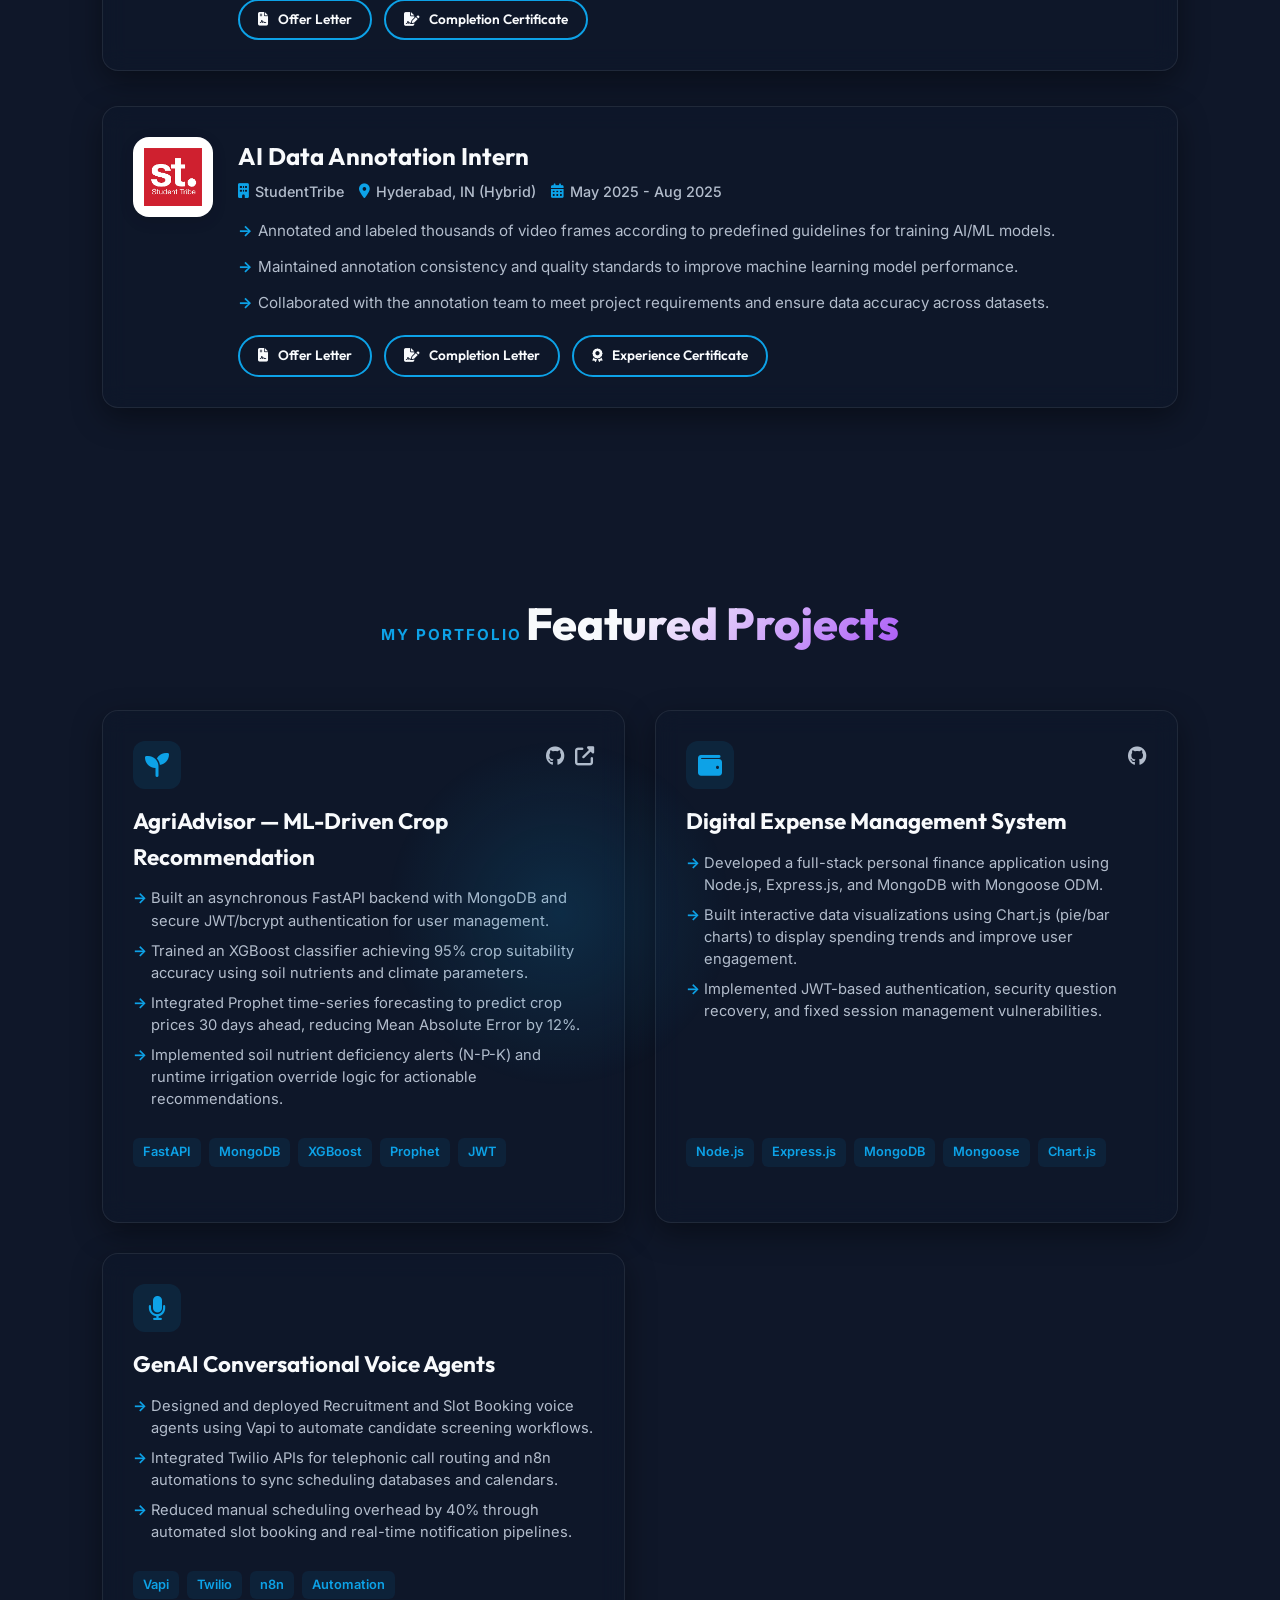
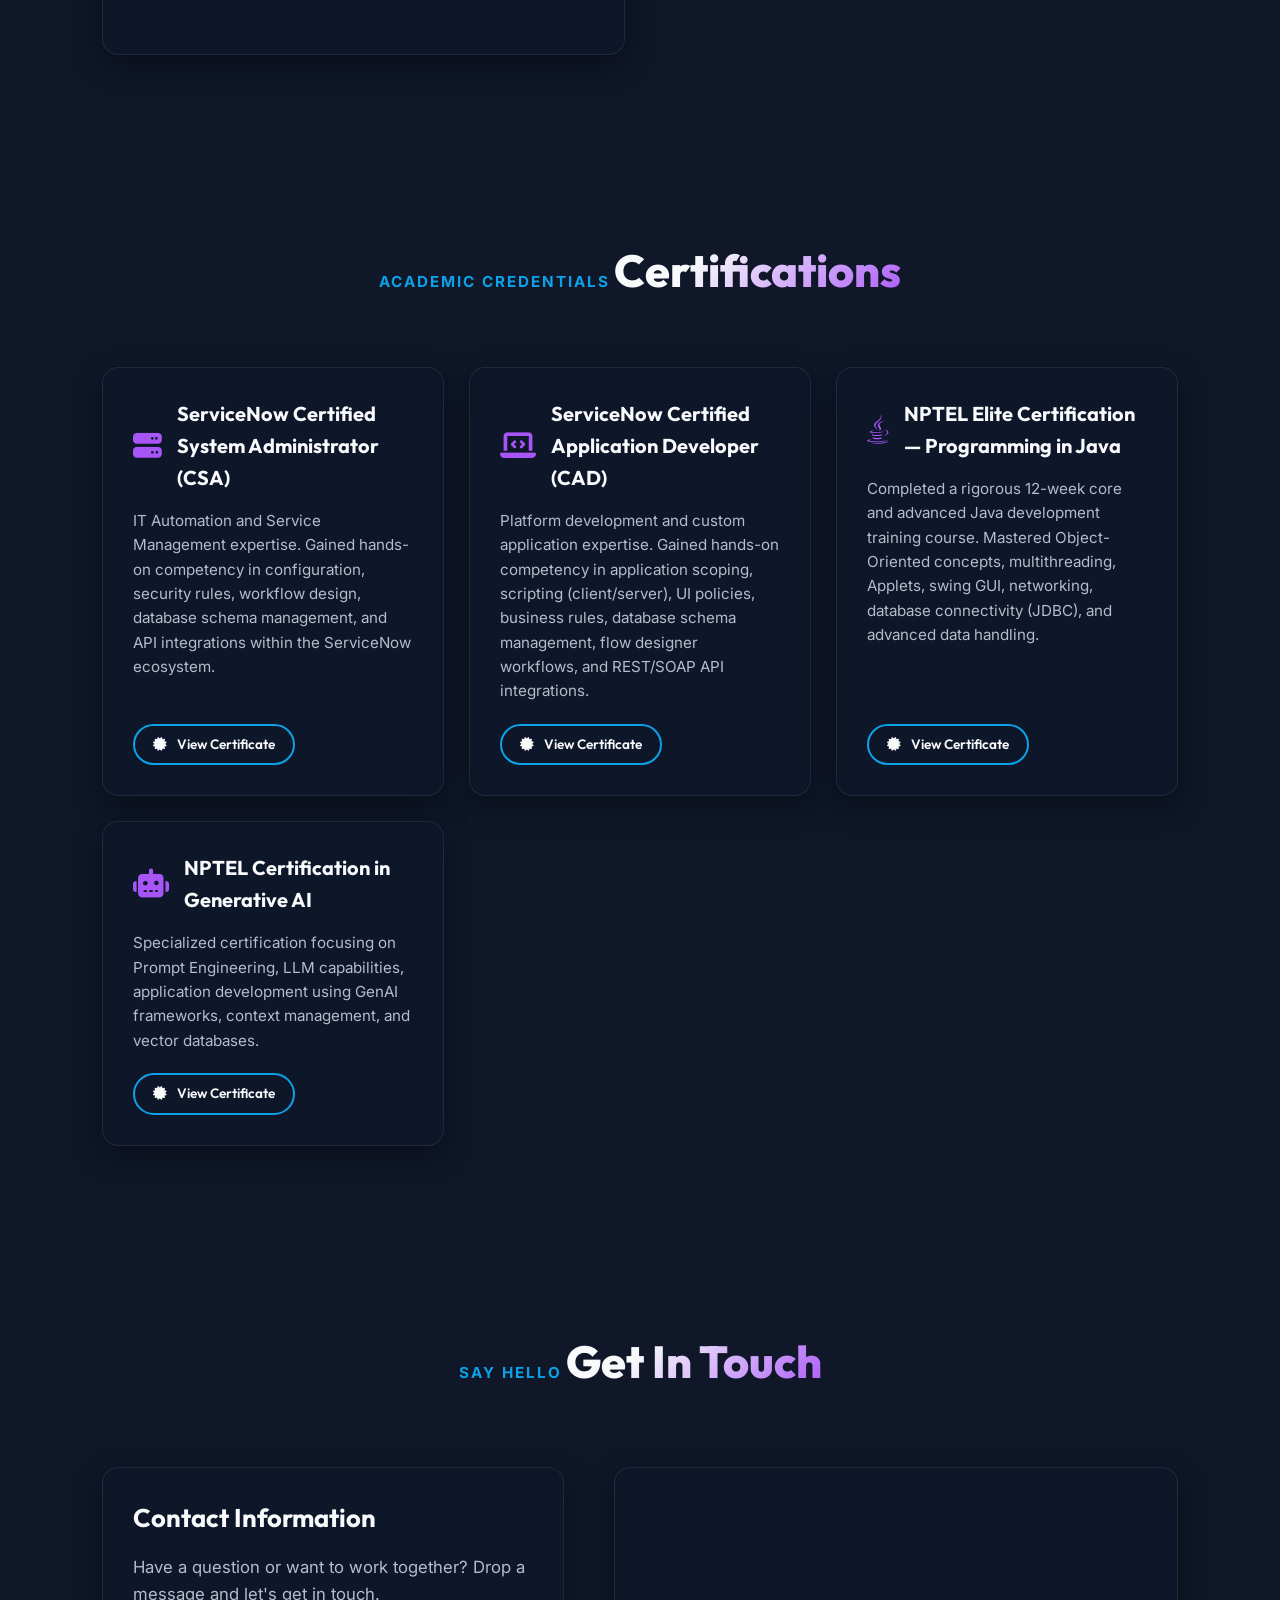
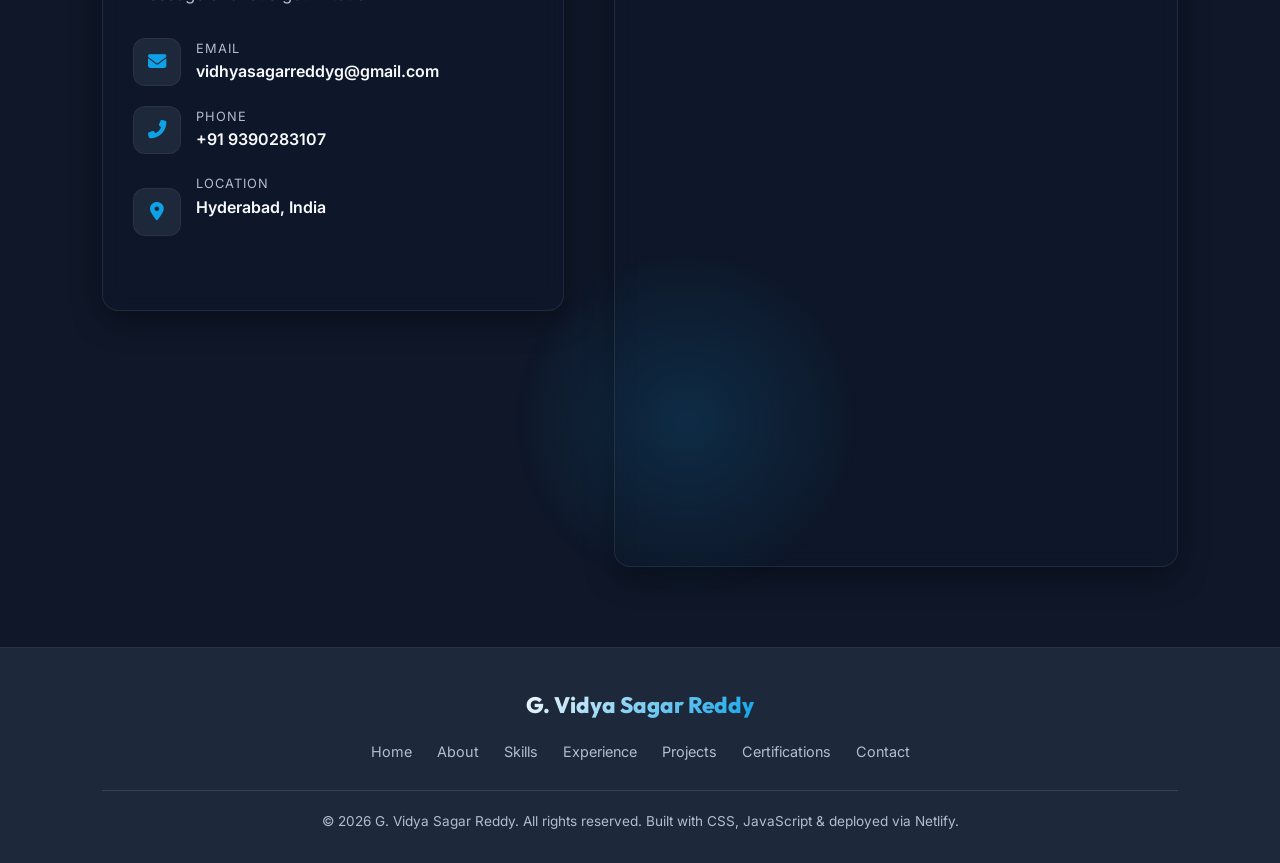
<file: certifications.html>
<!DOCTYPE html>
<html lang="en">
<head>
  <meta charset="UTF-8">
  <meta http-equiv="refresh" content="0; url=index.html#certifications" />
  <title>Redirecting...</title>
  <style>
    body {
      background-color: #0f172a;
      color: #f8fafc;
      font-family: system-ui, -apple-system, sans-serif;
      display: flex;
      flex-direction: column;
      align-items: center;
      justify-content: center;
      height: 100vh;
      margin: 0;
    }
    .spinner {
      border: 4px solid rgba(255, 255, 255, 0.1);
      width: 36px;
      height: 36px;
      border-radius: 50%;
      border-left-color: #0ea5e9;
      animation: spin 1s linear infinite;
      margin-bottom: 20px;
    }
    @keyframes spin {
      0% { transform: rotate(0deg); }
      100% { transform: rotate(360deg); }
    }
  </style>
  <script>
    window.location.replace("index.html#certifications");
  </script>
</head>
<body>
  <div class="spinner"></div>
  <p>Redirecting to Certifications section...</p>
</body>
</html>
</file>
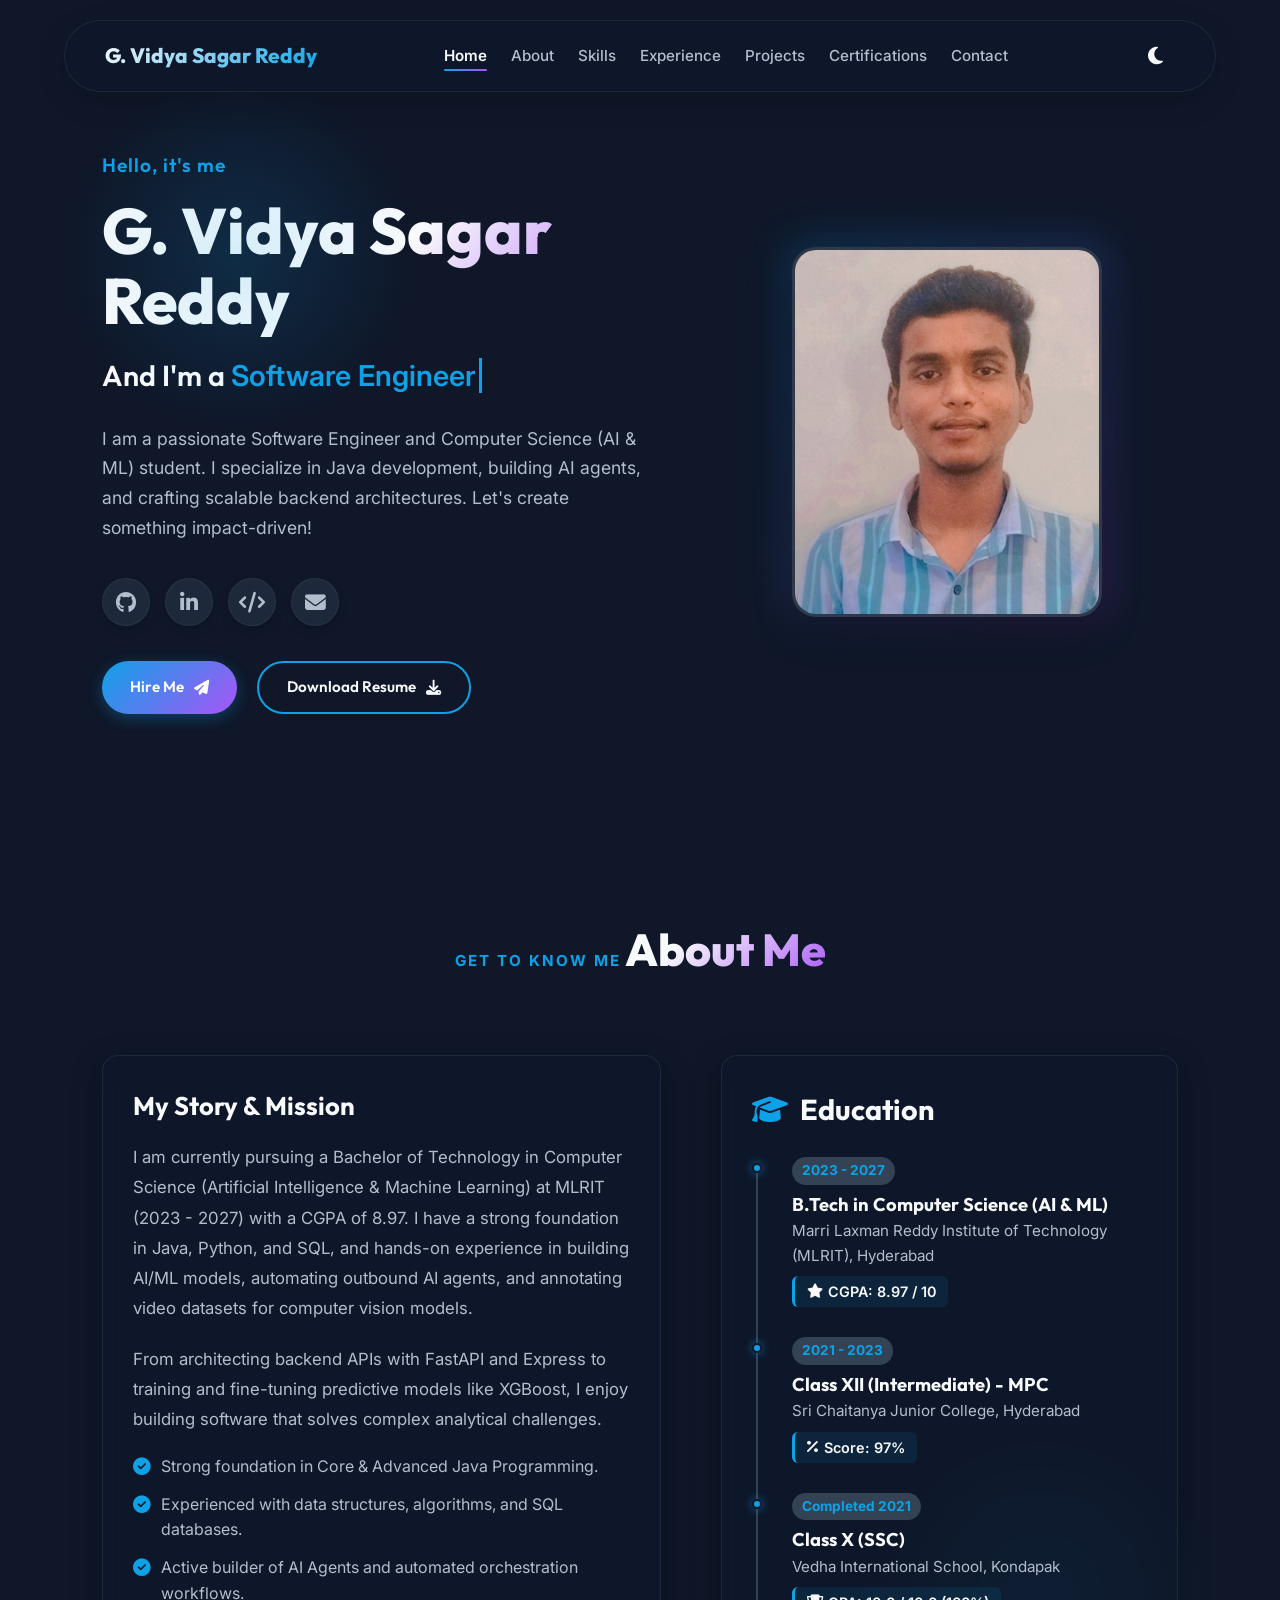
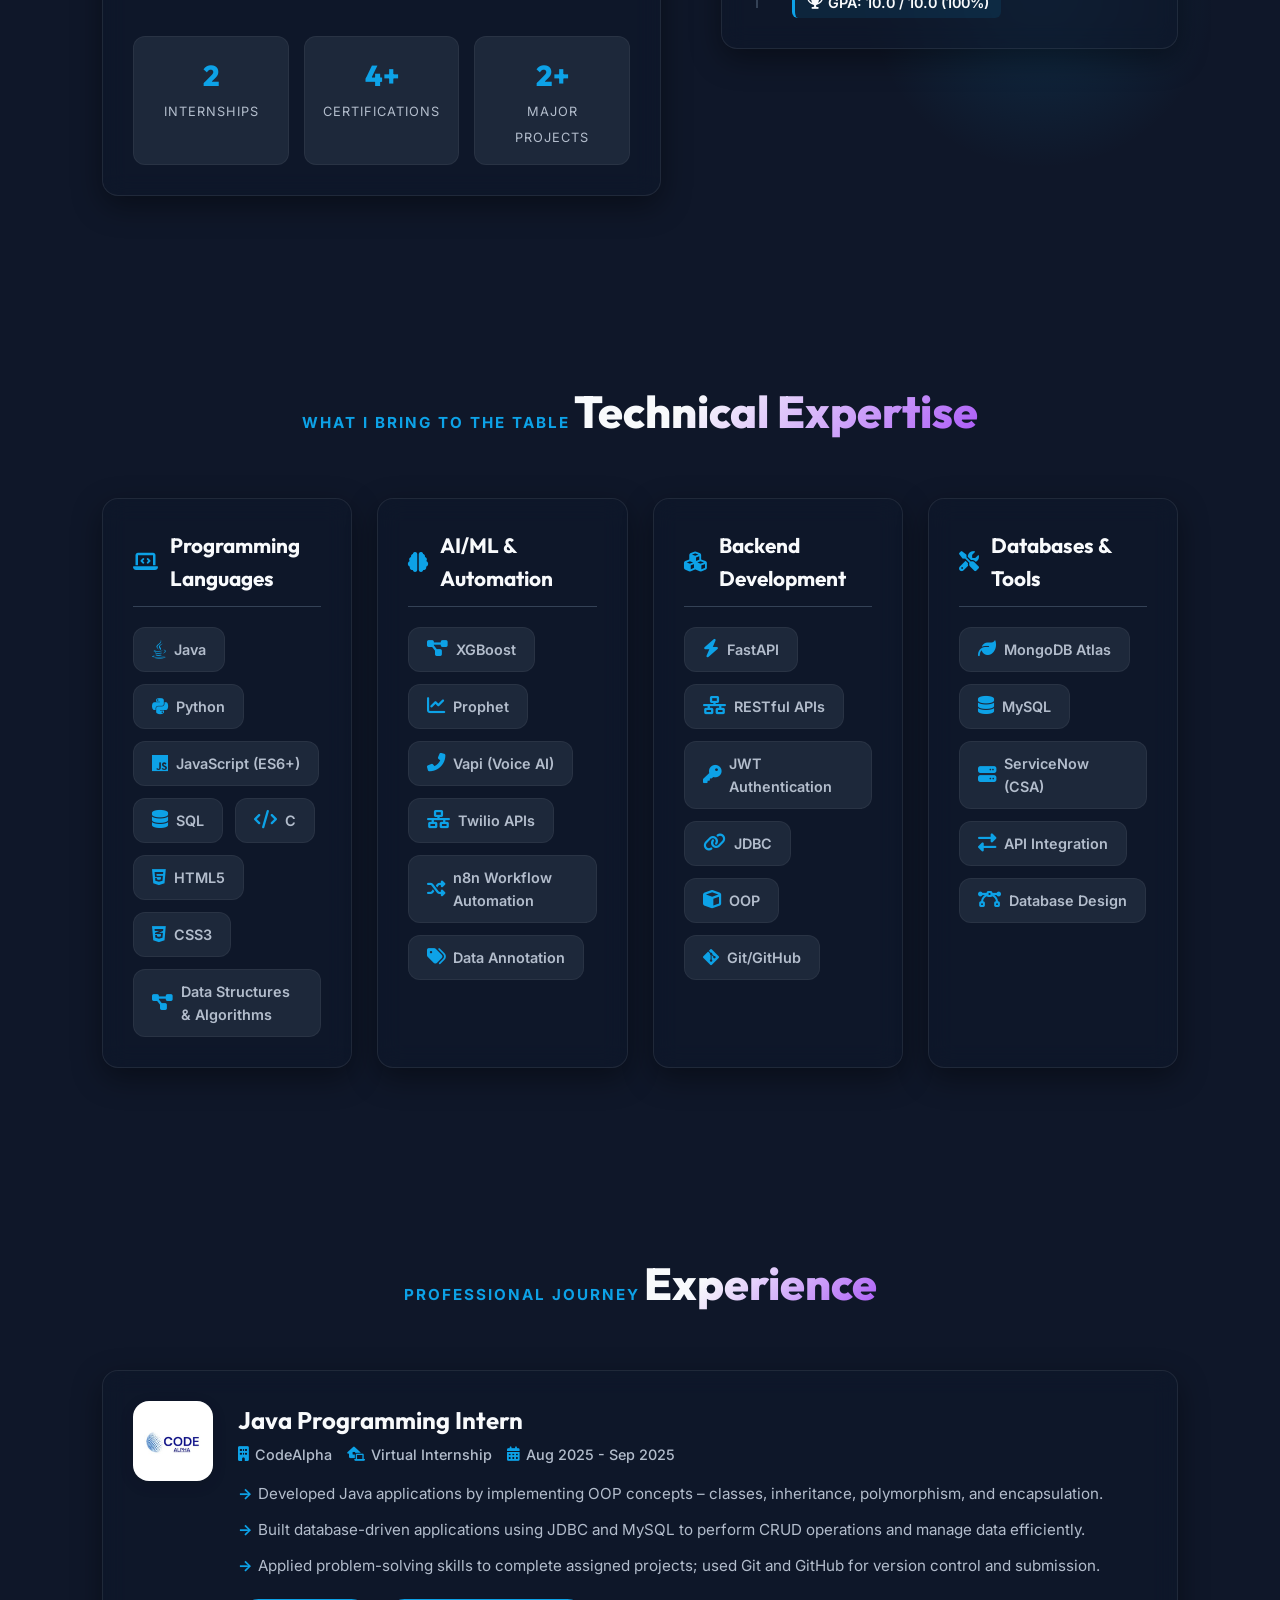
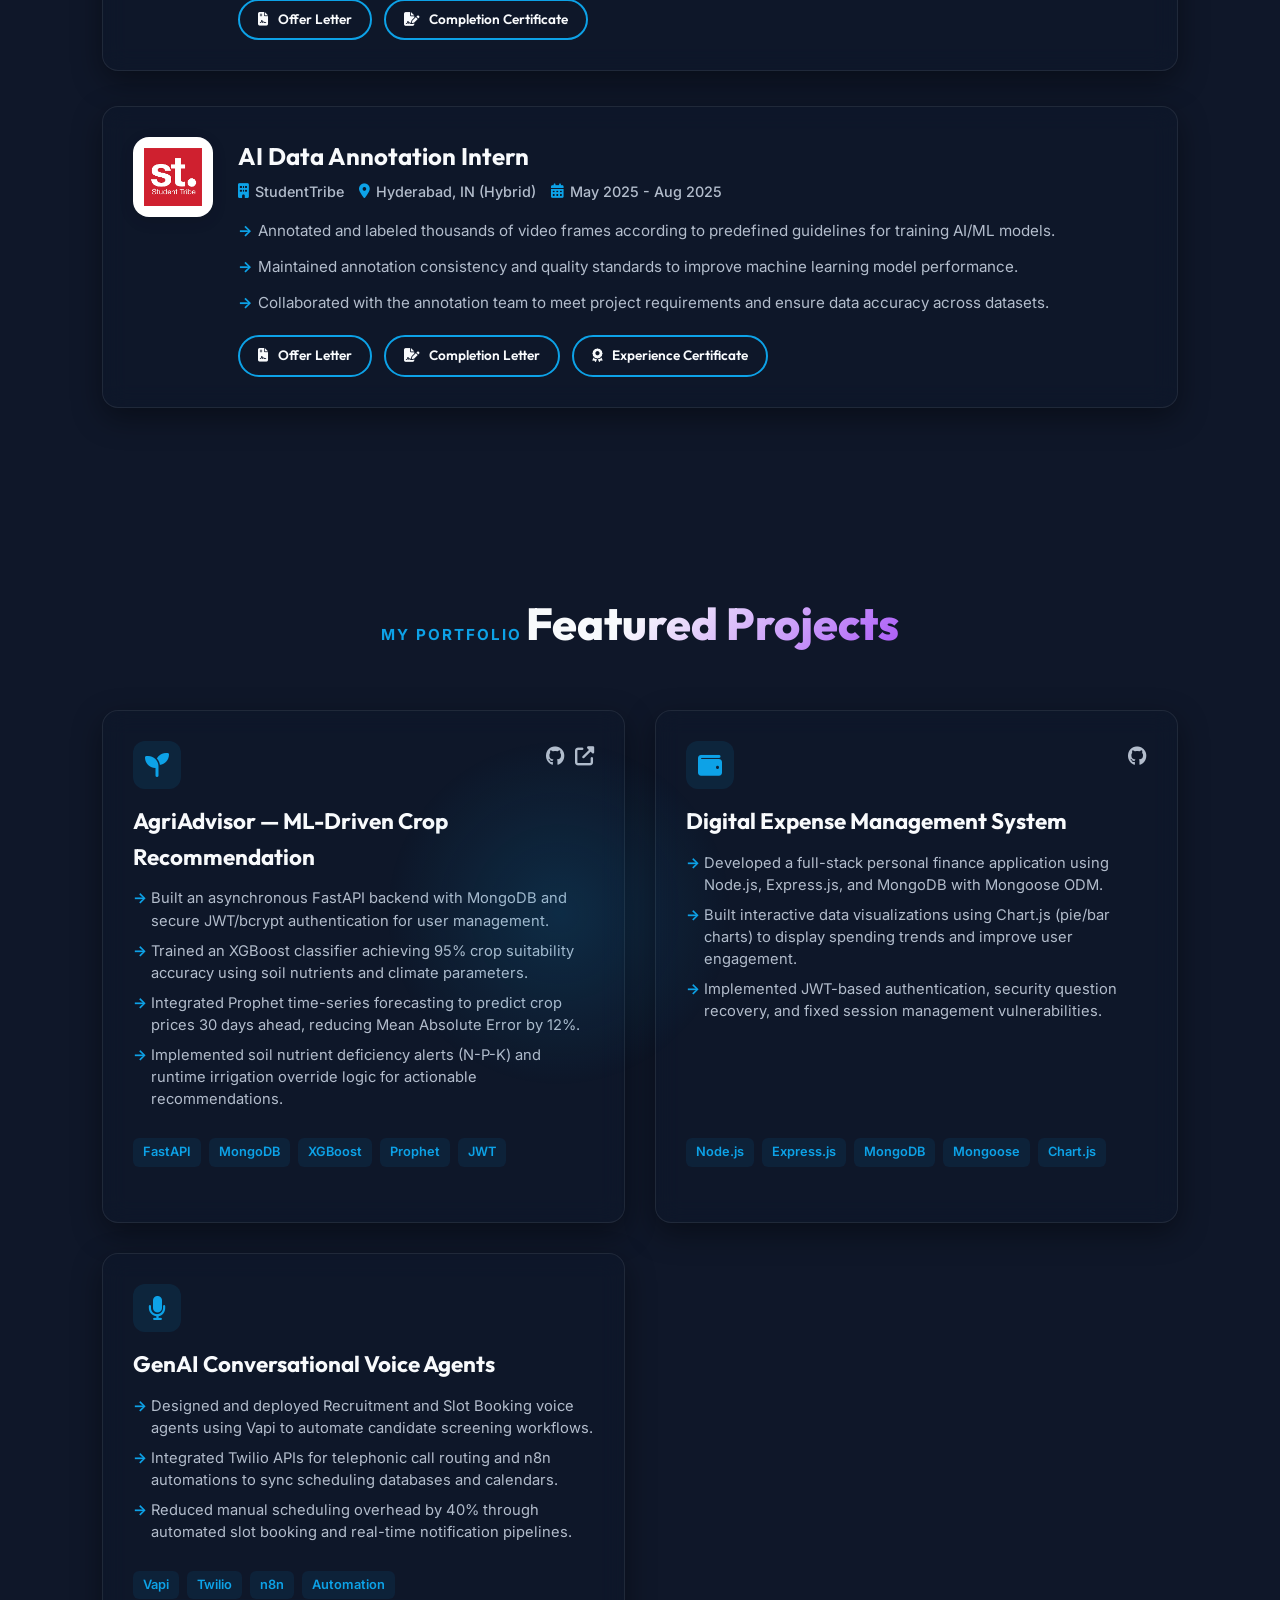
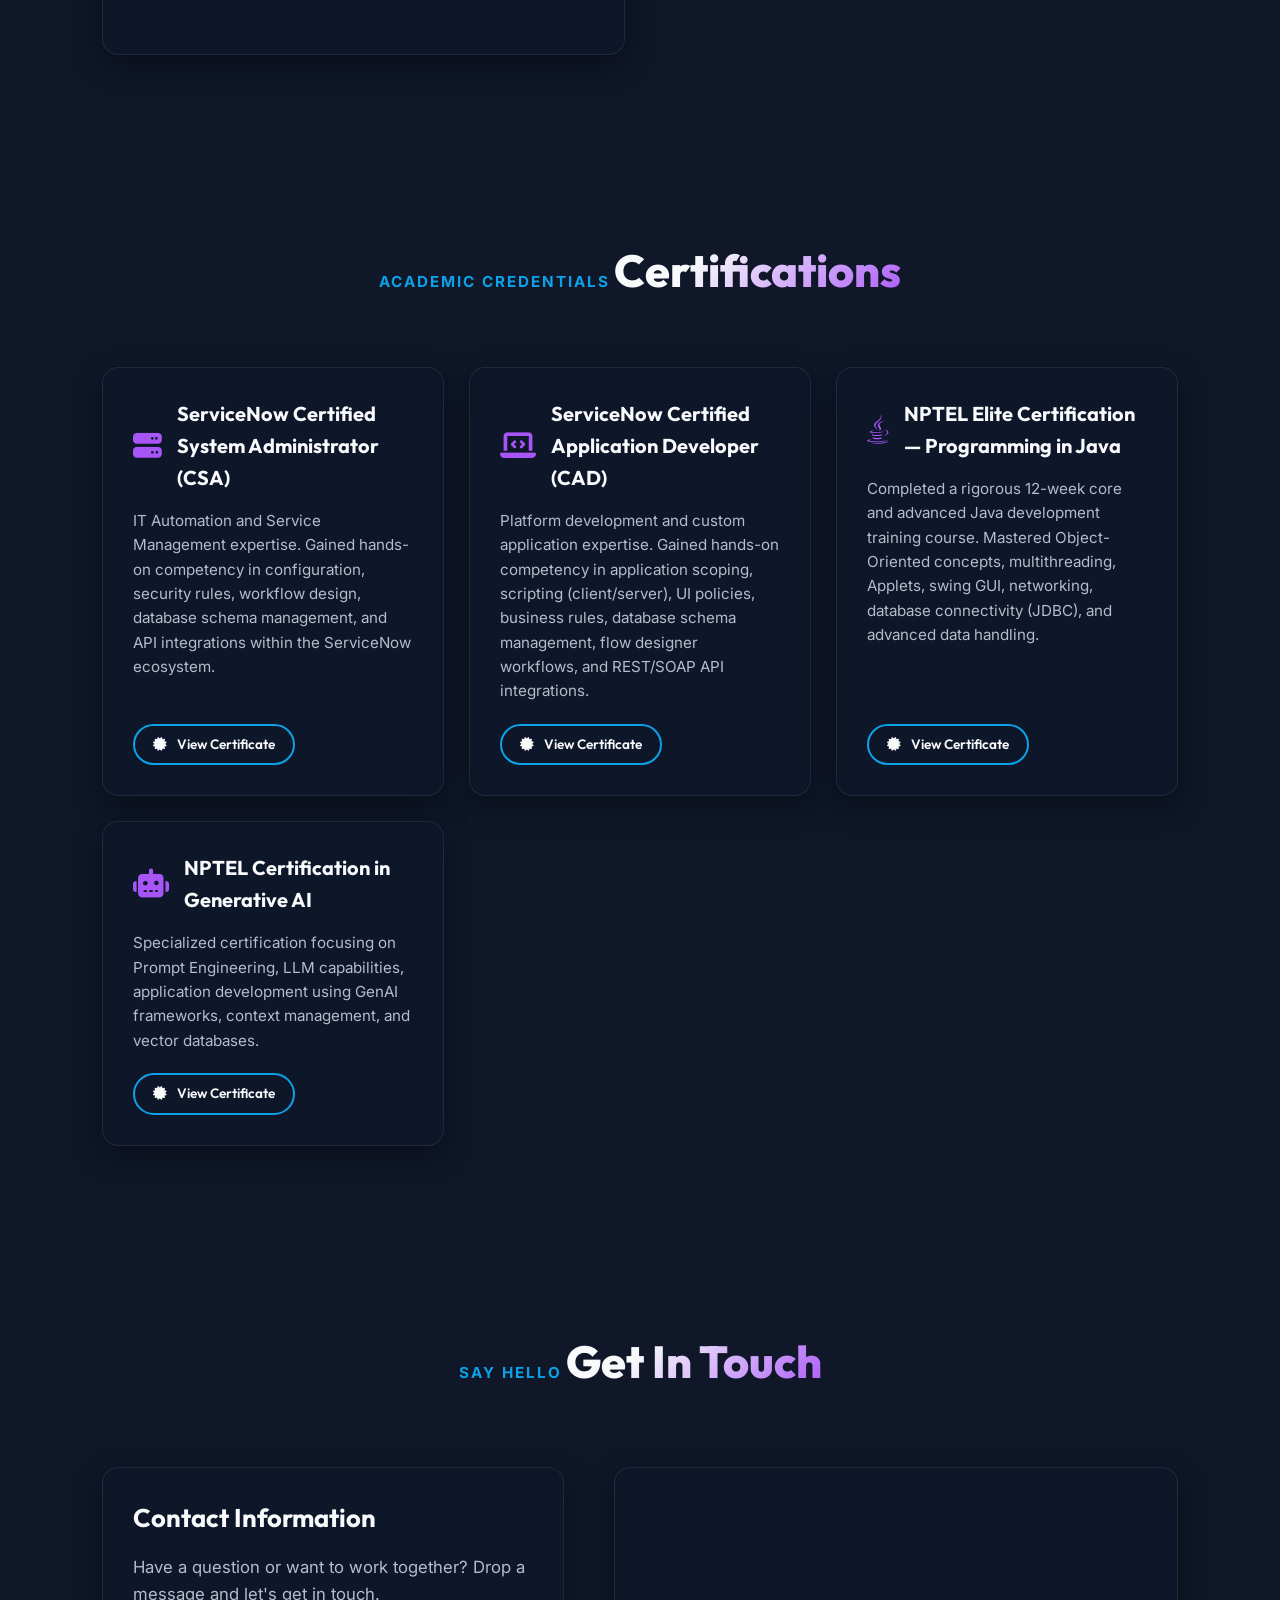
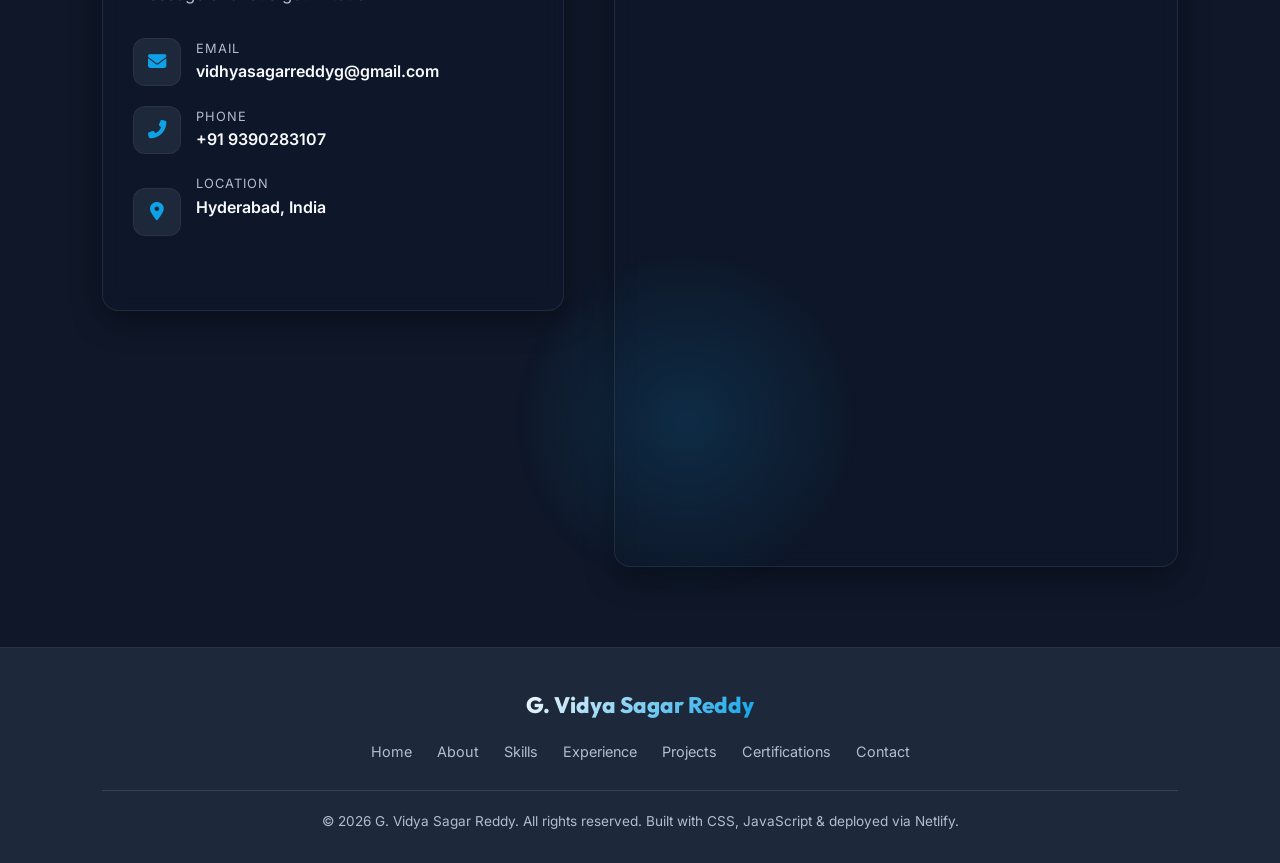
<file: contact.html>
<!DOCTYPE html>
<html lang="en">
<head>
  <meta charset="UTF-8">
  <meta http-equiv="refresh" content="0; url=index.html#contact" />
  <title>Redirecting...</title>
  <style>
    body {
      background-color: #0f172a;
      color: #f8fafc;
      font-family: system-ui, -apple-system, sans-serif;
      display: flex;
      flex-direction: column;
      align-items: center;
      justify-content: center;
      height: 100vh;
      margin: 0;
    }
    .spinner {
      border: 4px solid rgba(255, 255, 255, 0.1);
      width: 36px;
      height: 36px;
      border-radius: 50%;
      border-left-color: #0ea5e9;
      animation: spin 1s linear infinite;
      margin-bottom: 20px;
    }
    @keyframes spin {
      0% { transform: rotate(0deg); }
      100% { transform: rotate(360deg); }
    }
  </style>
  <script>
    window.location.replace("index.html#contact");
  </script>
</head>
<body>
  <div class="spinner"></div>
  <p>Redirecting to Contact section...</p>
</body>
</html>
</file>
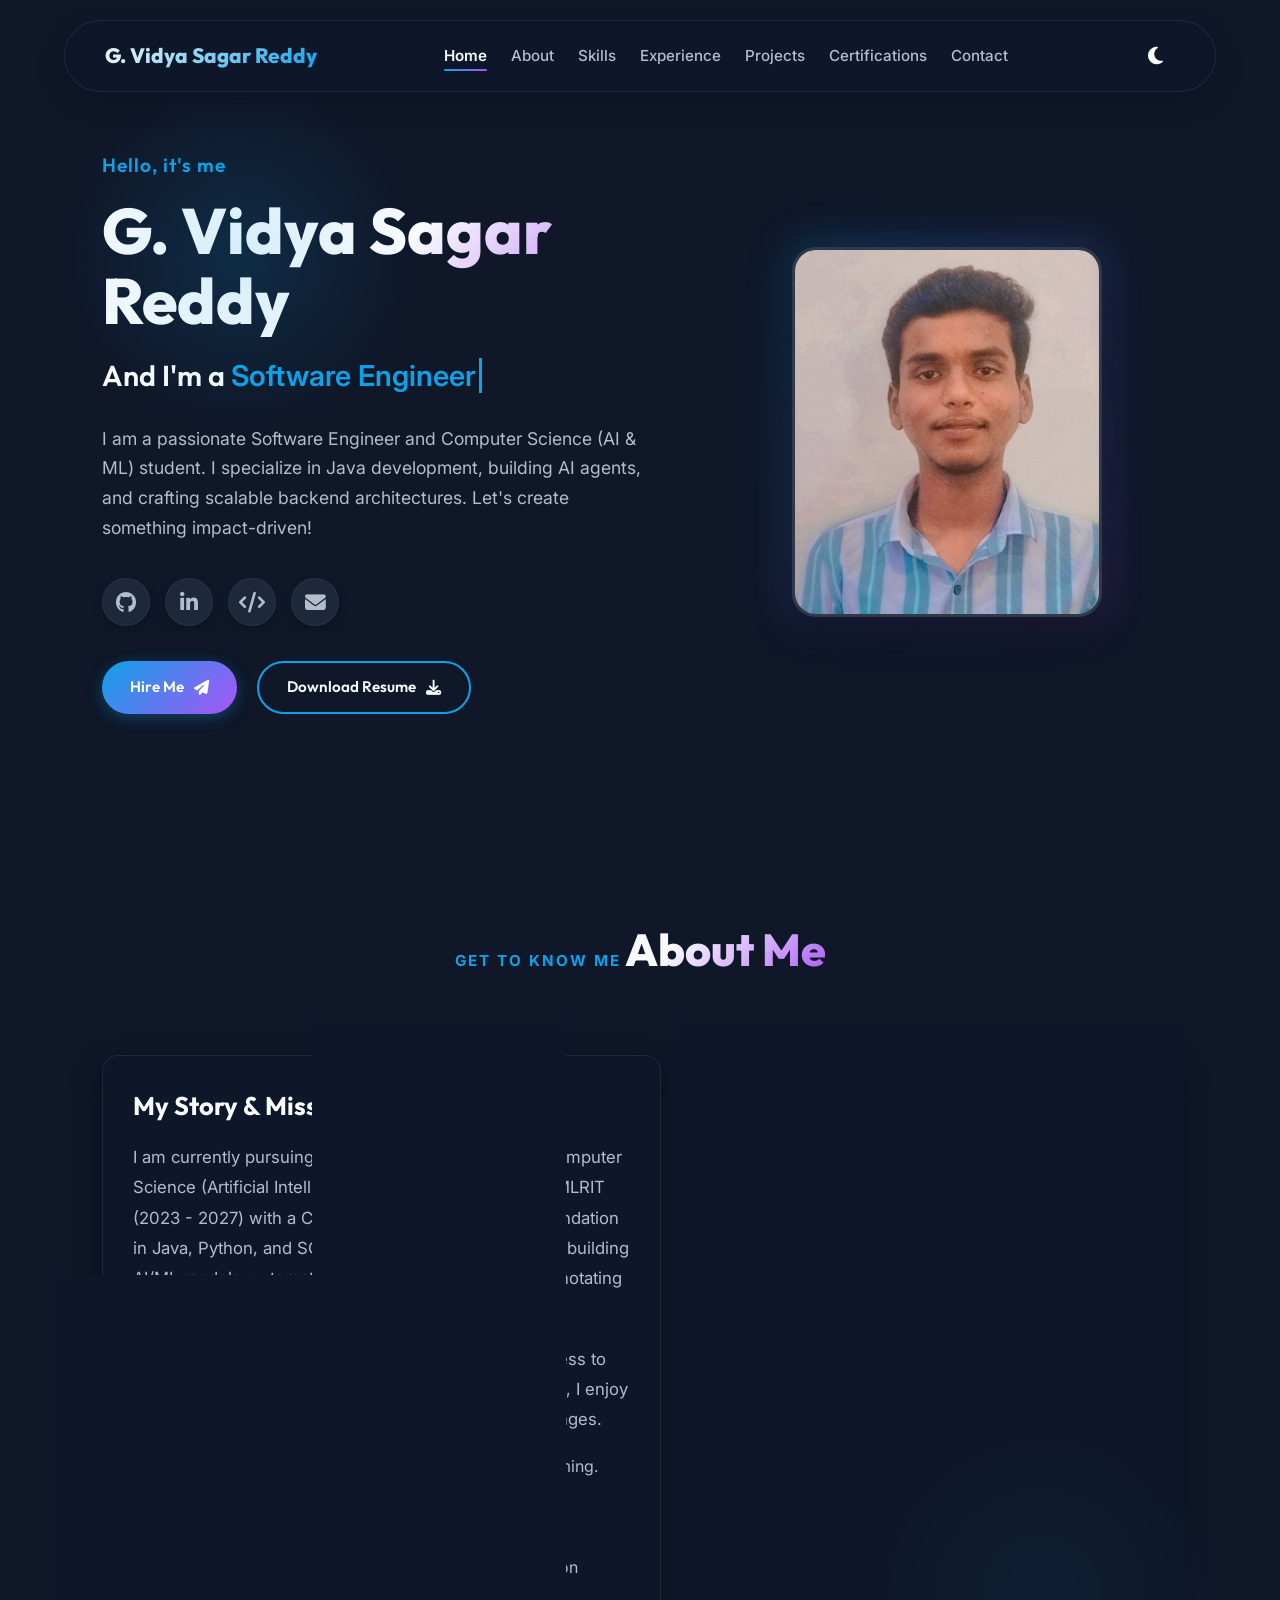
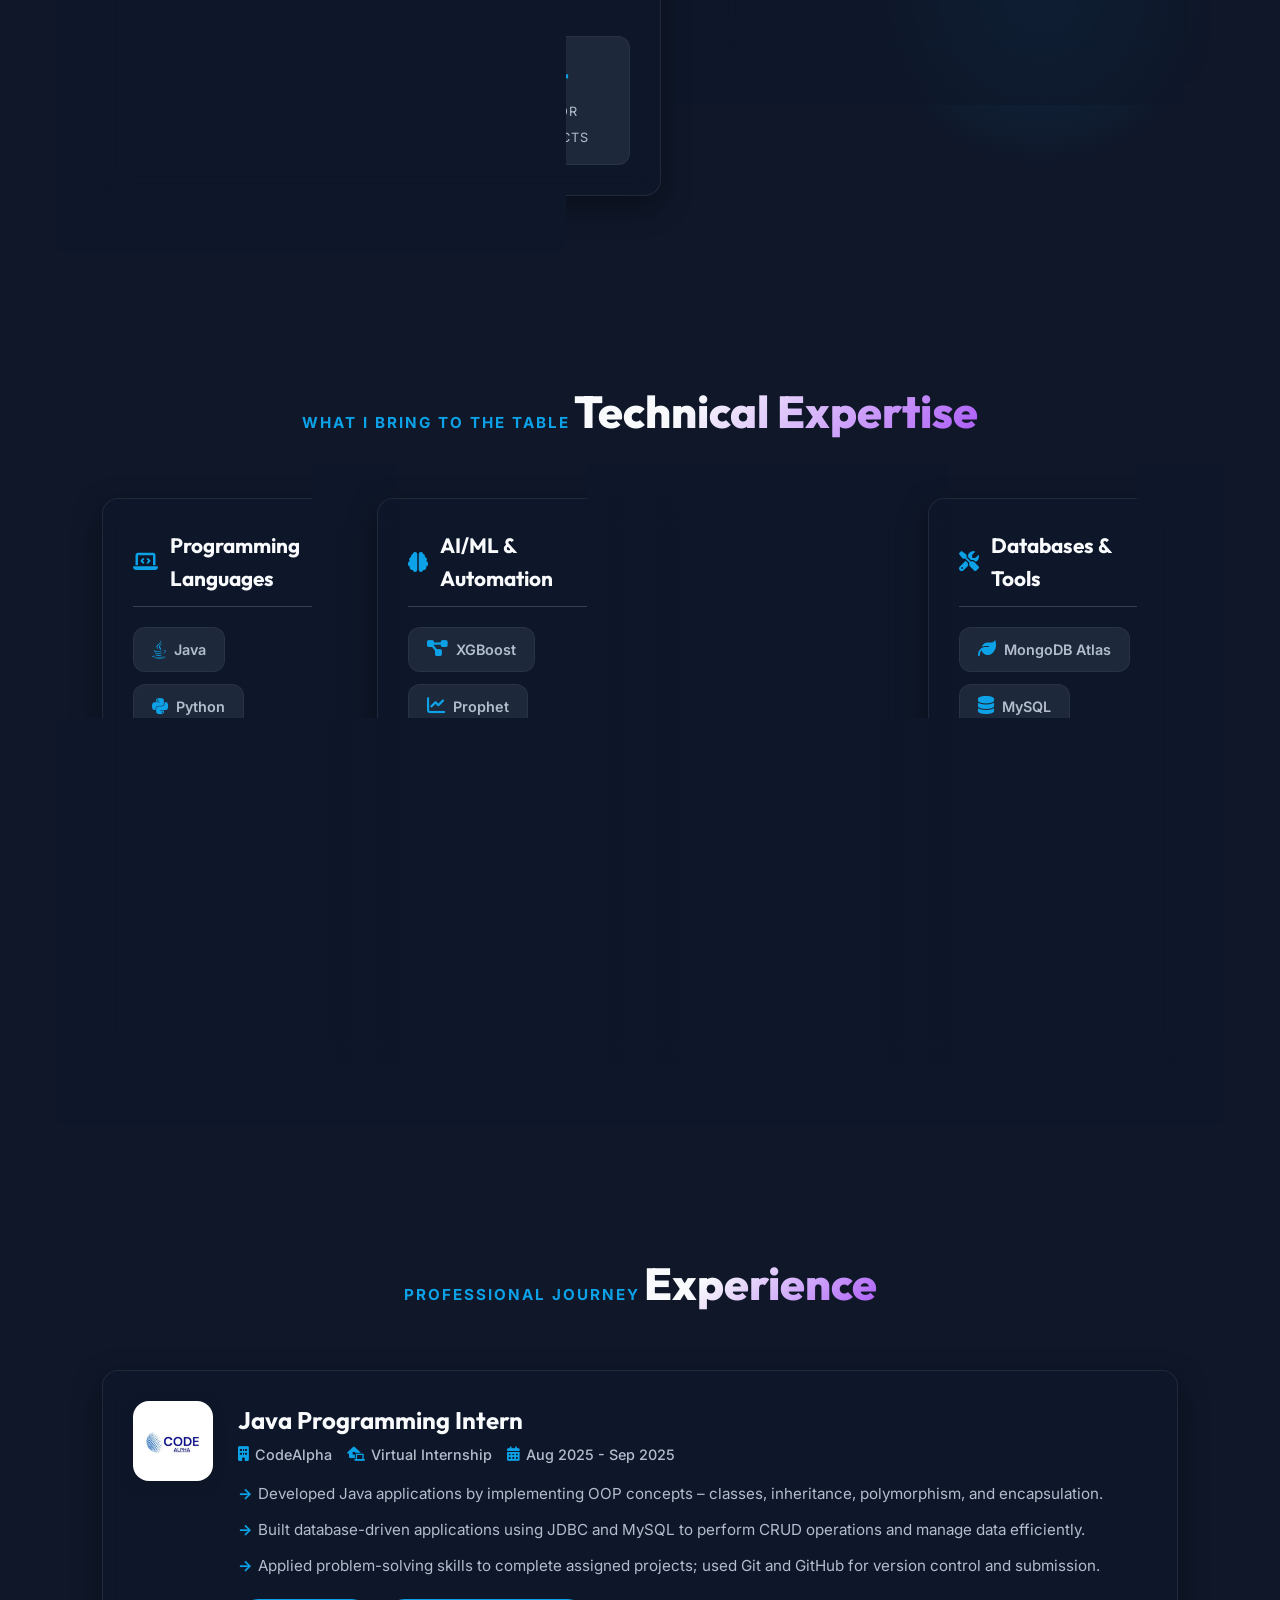
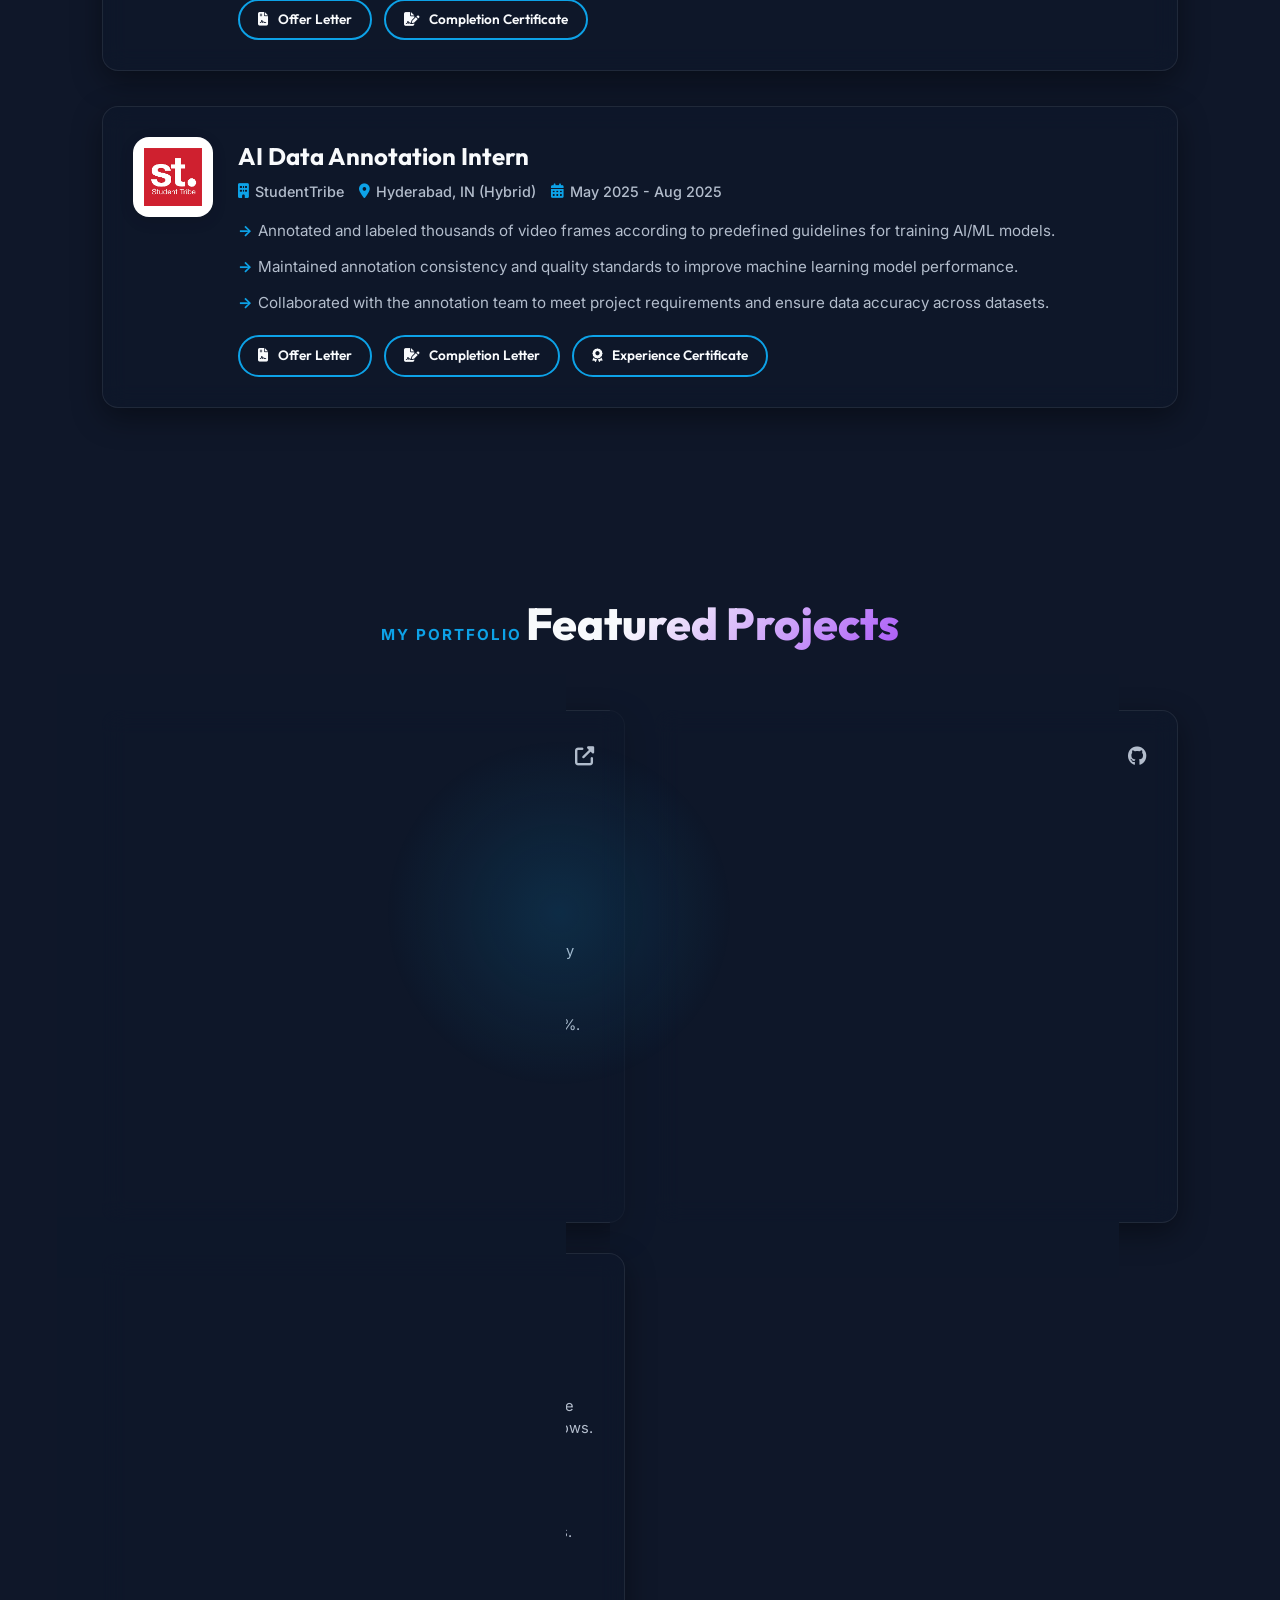
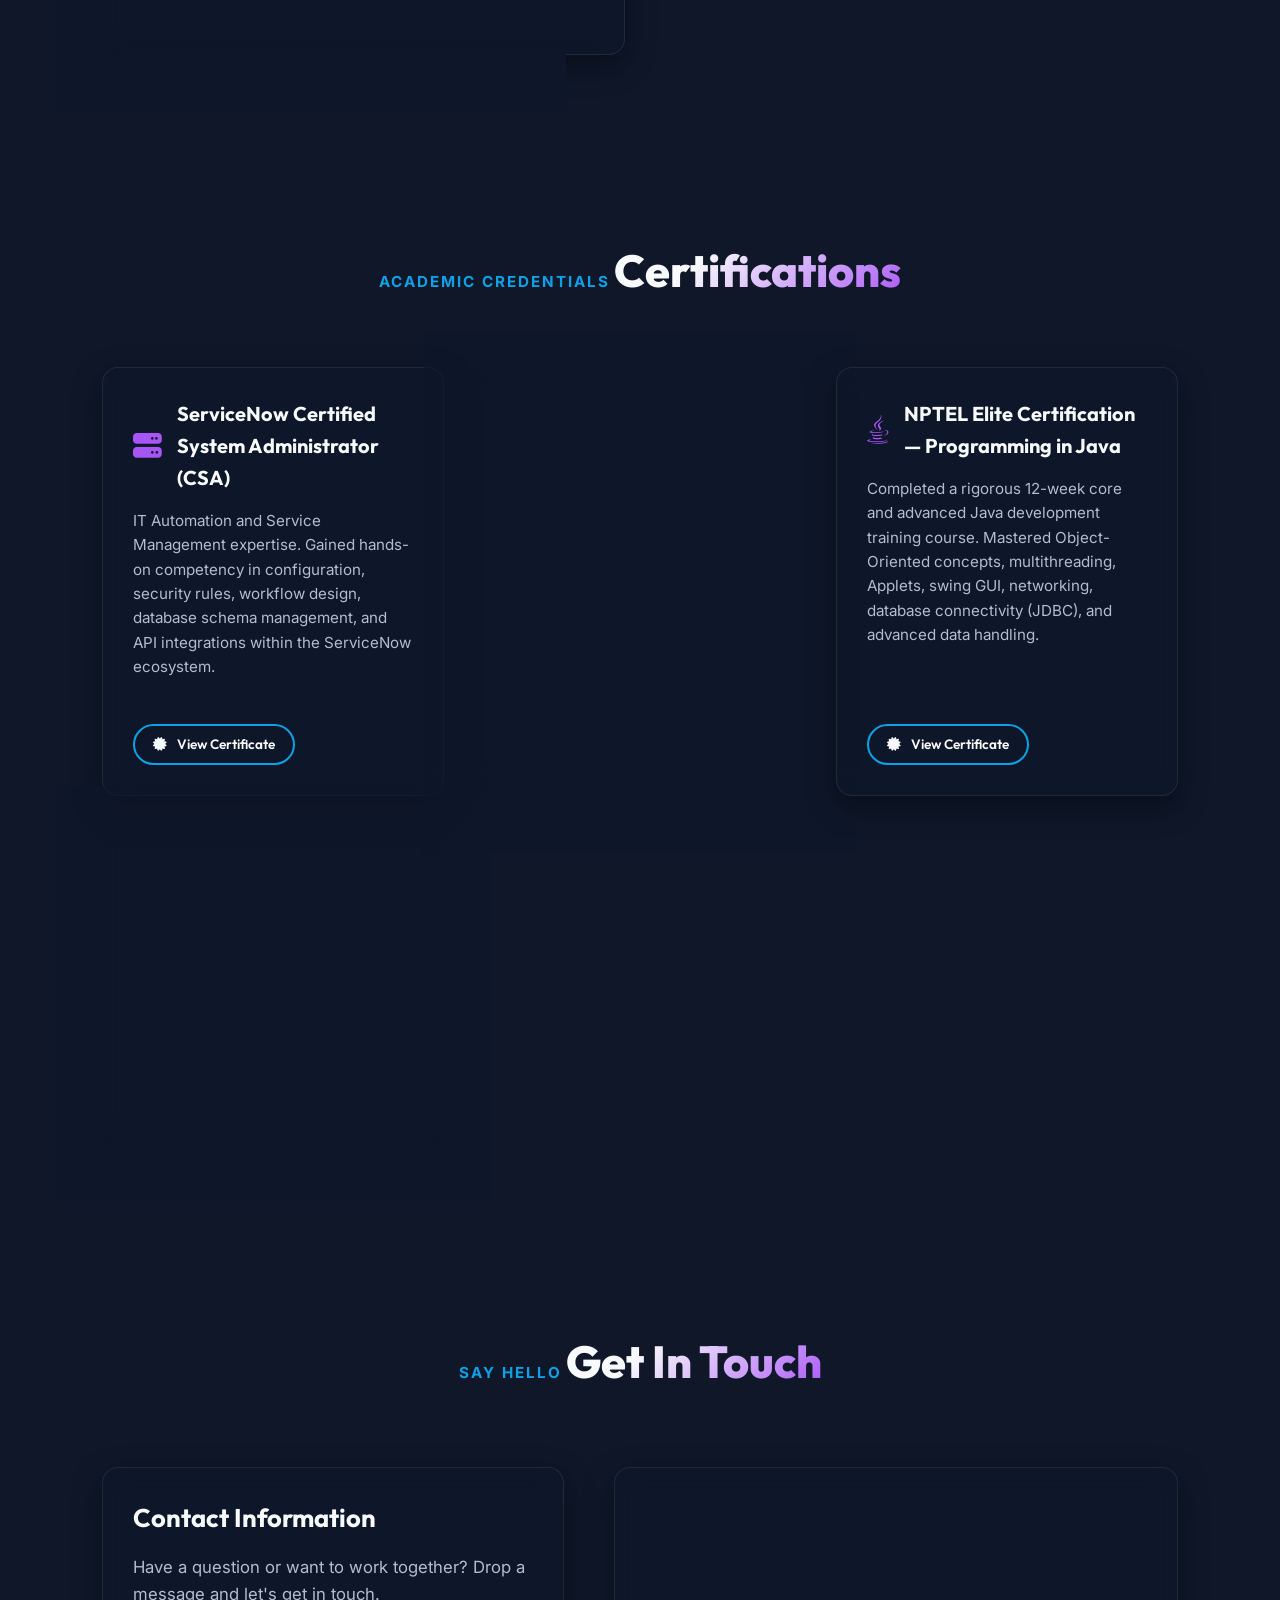
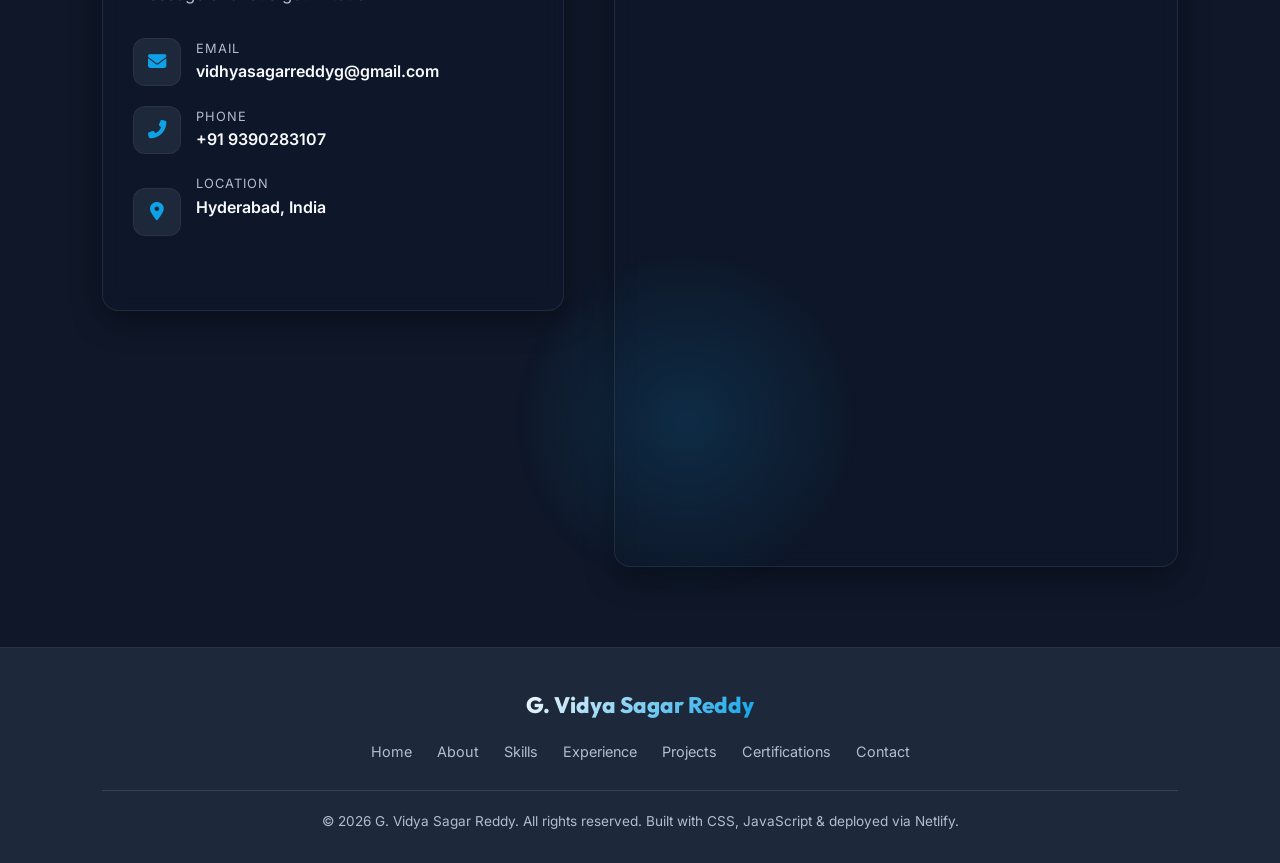
<file: experience.html>
<!DOCTYPE html>
<html lang="en">
<head>
  <meta charset="UTF-8">
  <meta http-equiv="refresh" content="0; url=index.html#experience" />
  <title>Redirecting...</title>
  <style>
    body {
      background-color: #0f172a;
      color: #f8fafc;
      font-family: system-ui, -apple-system, sans-serif;
      display: flex;
      flex-direction: column;
      align-items: center;
      justify-content: center;
      height: 100vh;
      margin: 0;
    }
    .spinner {
      border: 4px solid rgba(255, 255, 255, 0.1);
      width: 36px;
      height: 36px;
      border-radius: 50%;
      border-left-color: #0ea5e9;
      animation: spin 1s linear infinite;
      margin-bottom: 20px;
    }
    @keyframes spin {
      0% { transform: rotate(0deg); }
      100% { transform: rotate(360deg); }
    }
  </style>
  <script>
    window.location.replace("index.html#experience");
  </script>
</head>
<body>
  <div class="spinner"></div>
  <p>Redirecting to Experience section...</p>
</body>
</html>
</file>
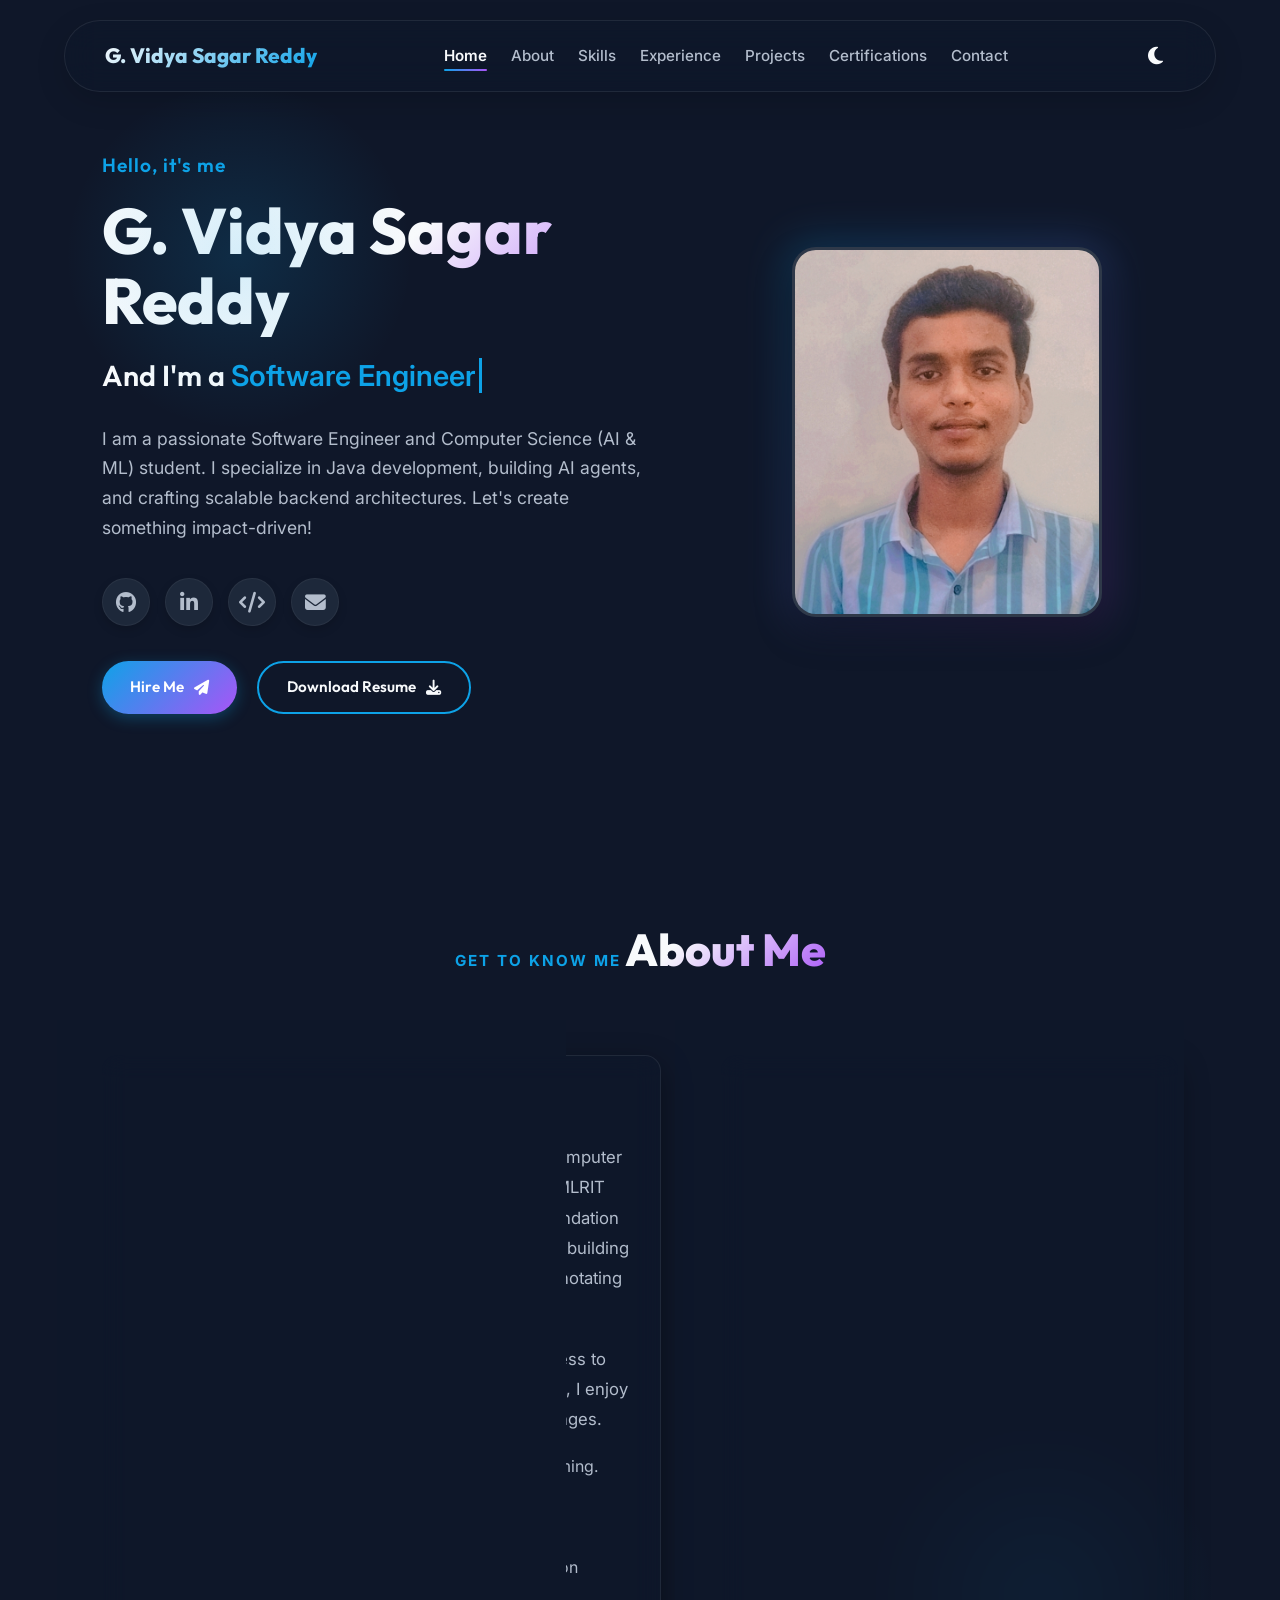
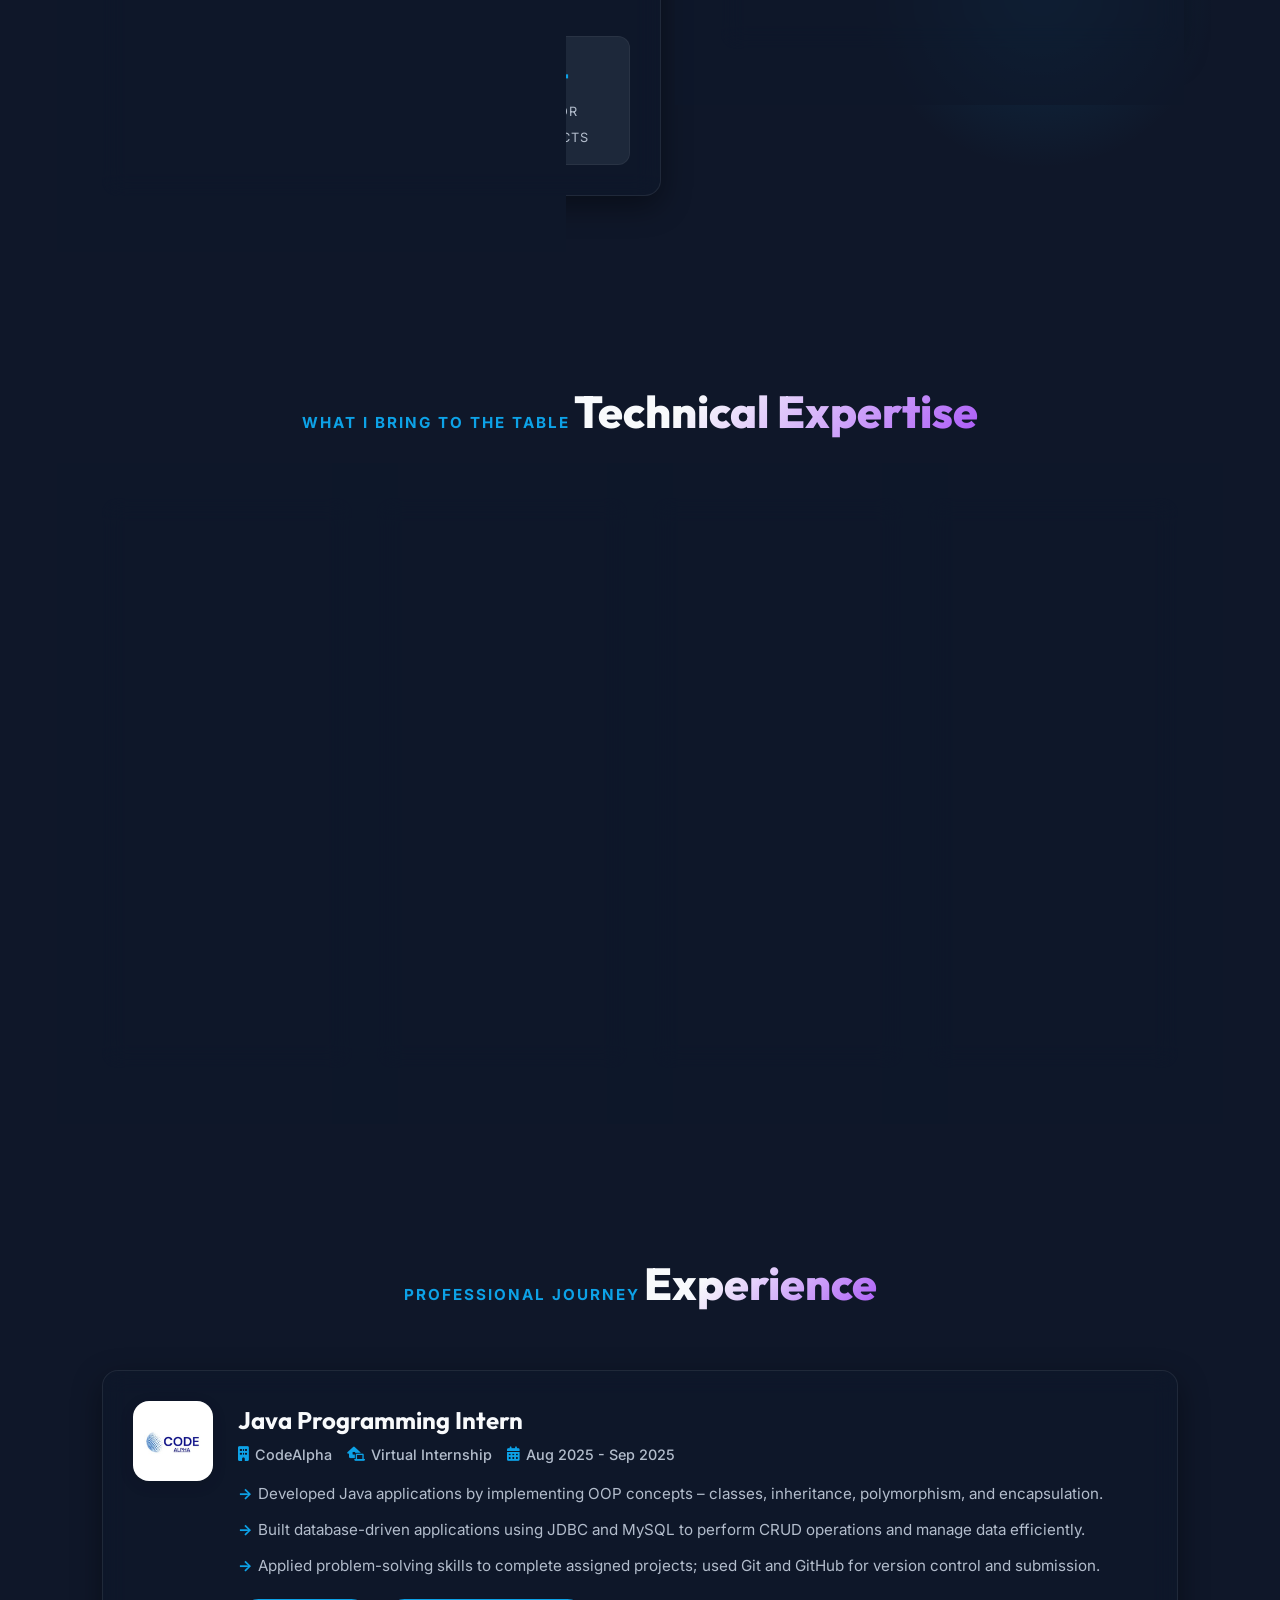
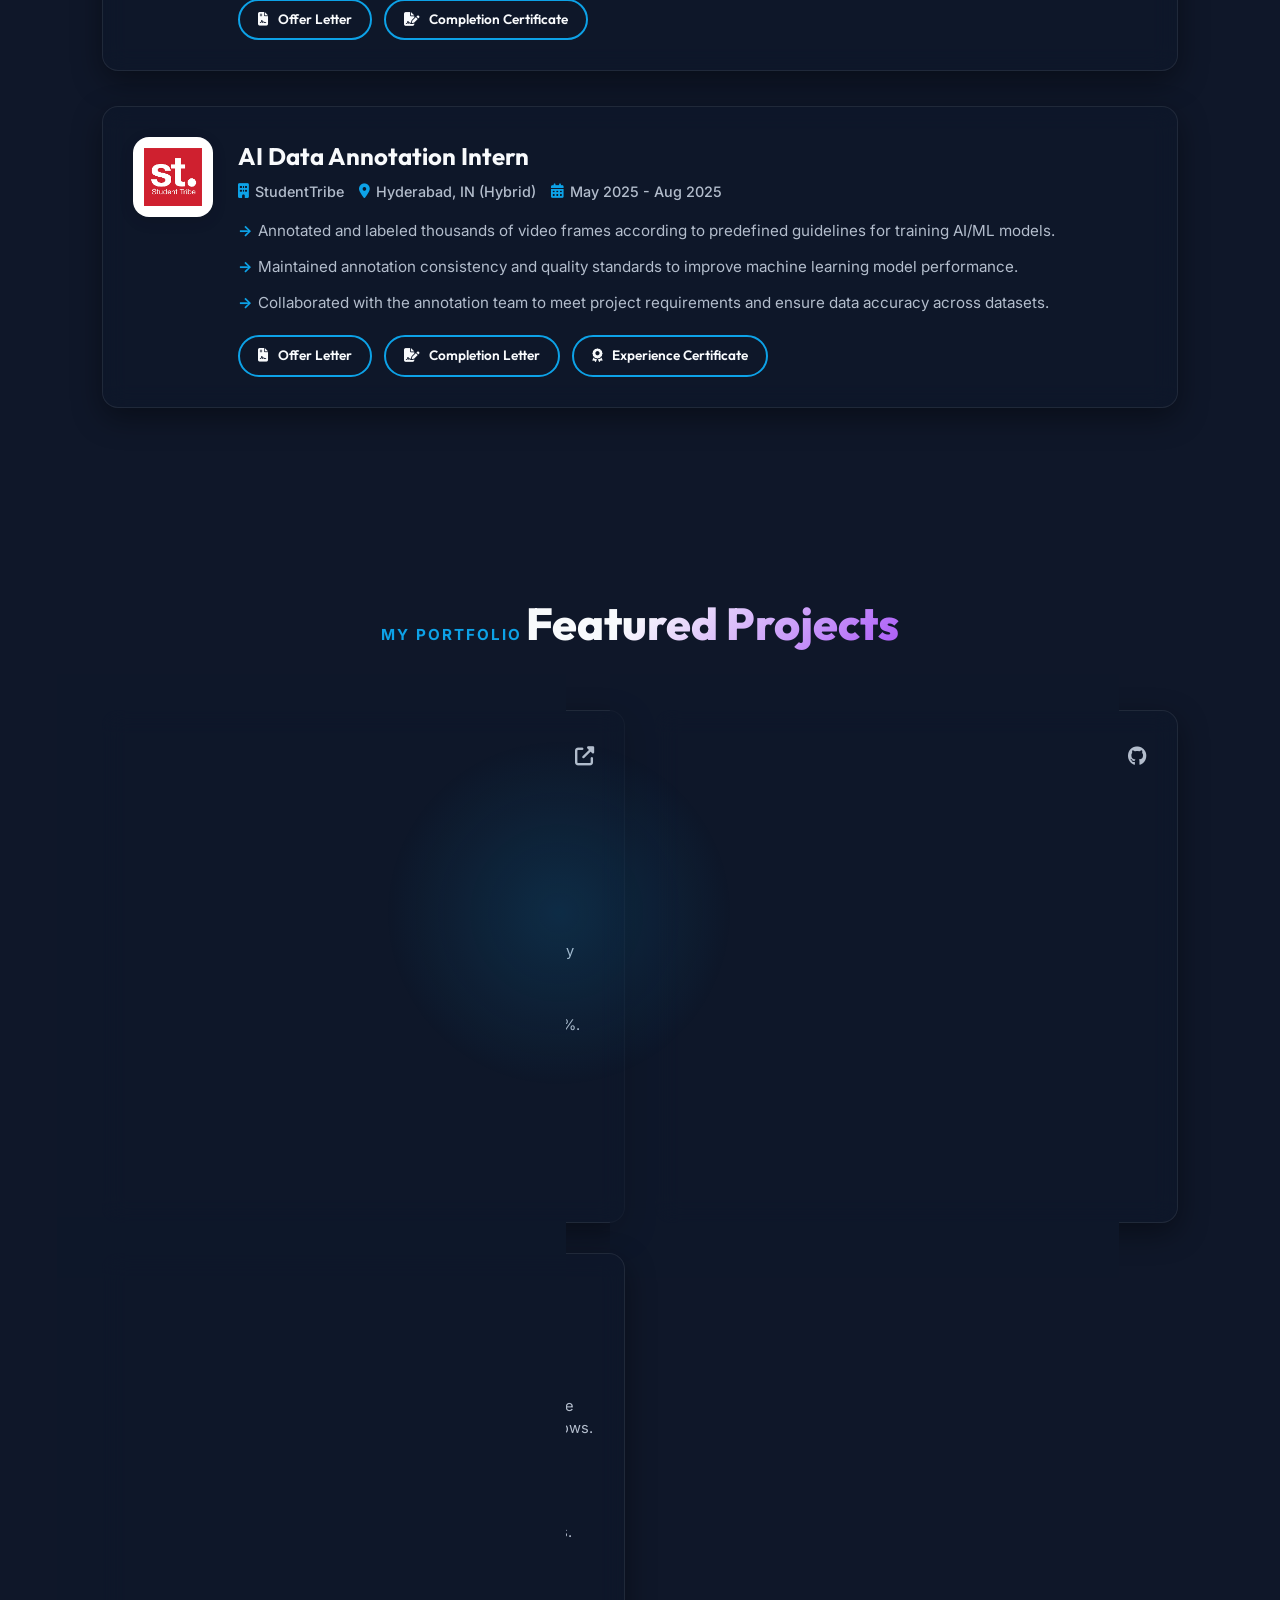
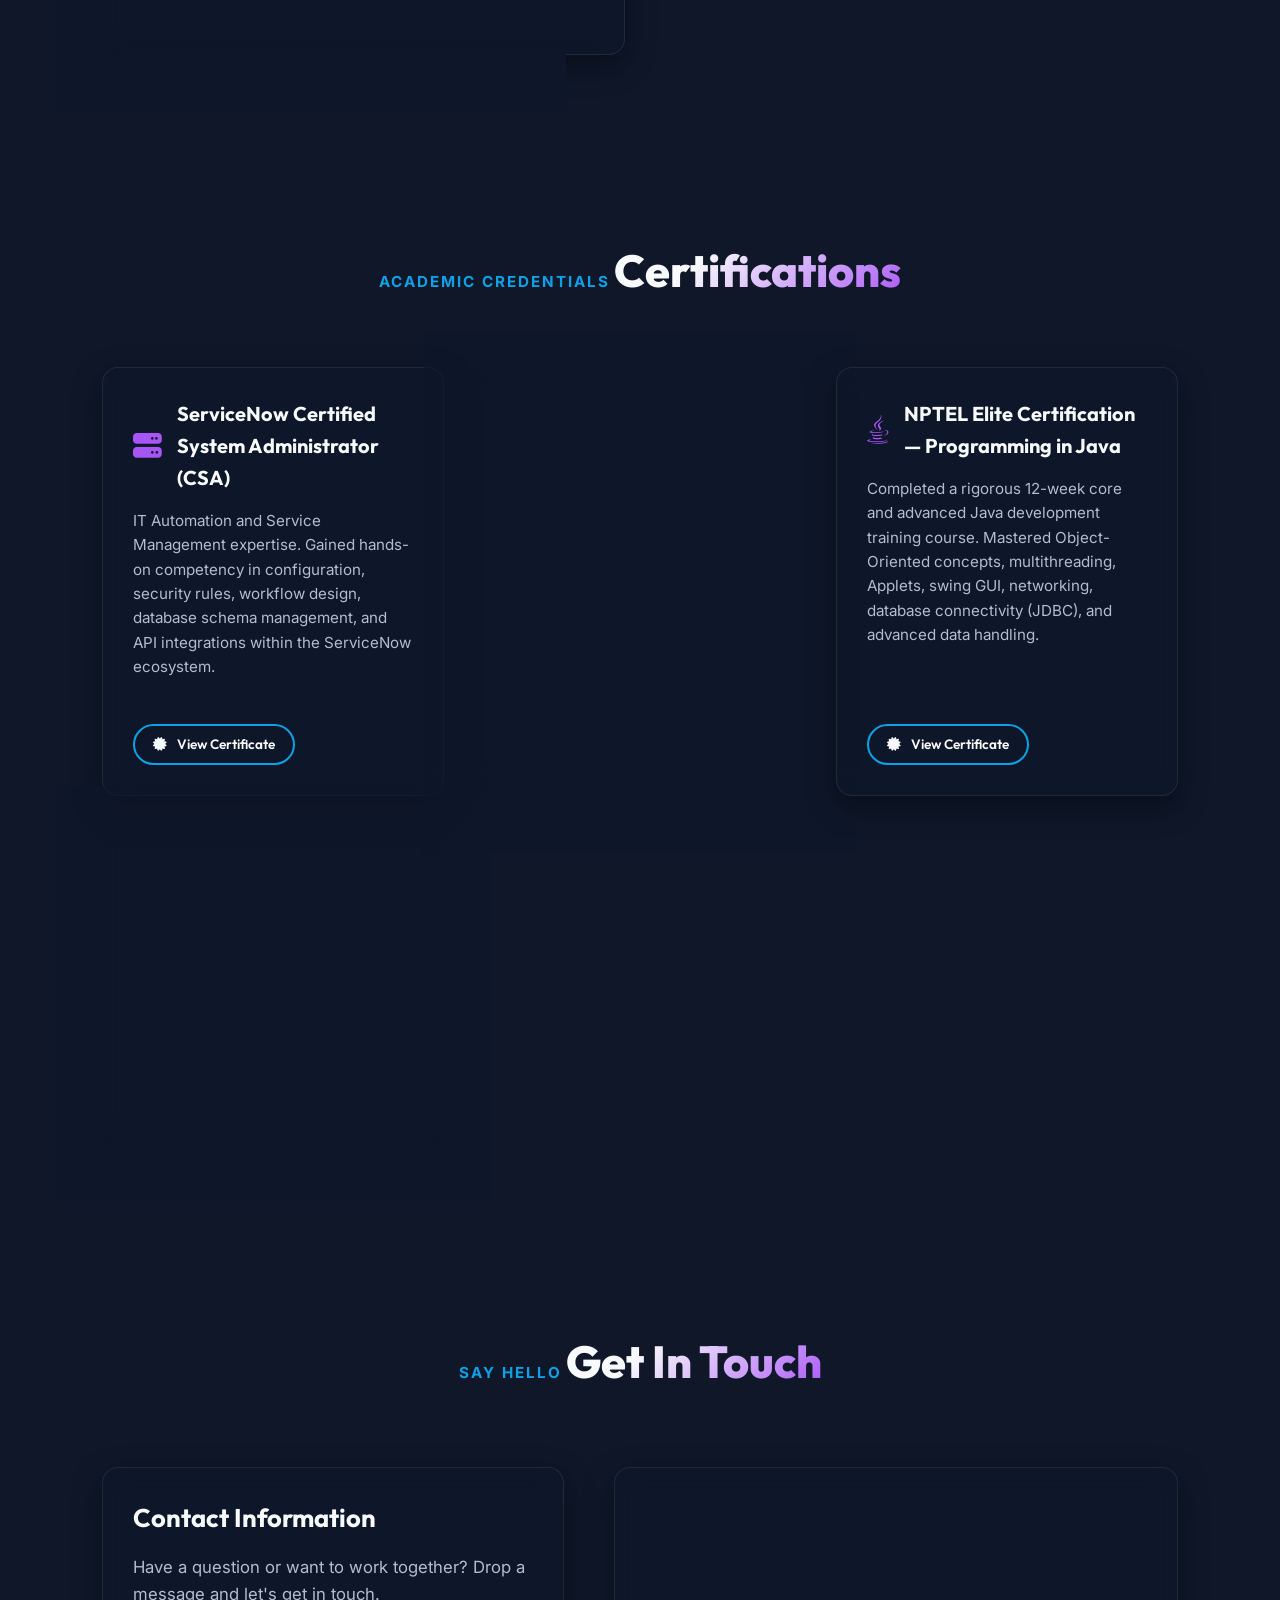
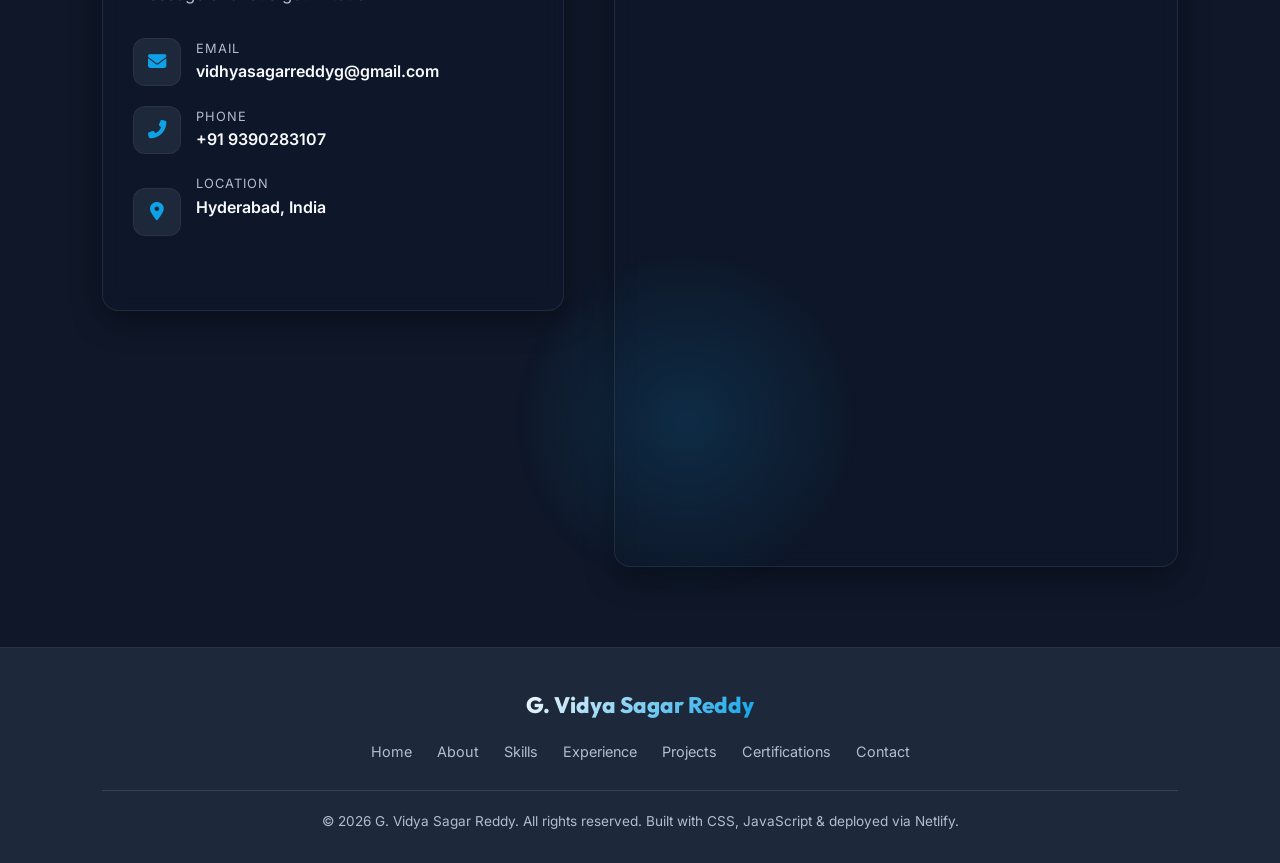
<file: skills.html>
<!DOCTYPE html>
<html lang="en">
<head>
  <meta charset="UTF-8">
  <meta http-equiv="refresh" content="0; url=index.html#skills" />
  <title>Redirecting...</title>
  <style>
    body {
      background-color: #0f172a;
      color: #f8fafc;
      font-family: system-ui, -apple-system, sans-serif;
      display: flex;
      flex-direction: column;
      align-items: center;
      justify-content: center;
      height: 100vh;
      margin: 0;
    }
    .spinner {
      border: 4px solid rgba(255, 255, 255, 0.1);
      width: 36px;
      height: 36px;
      border-radius: 50%;
      border-left-color: #0ea5e9;
      animation: spin 1s linear infinite;
      margin-bottom: 20px;
    }
    @keyframes spin {
      0% { transform: rotate(0deg); }
      100% { transform: rotate(360deg); }
    }
  </style>
  <script>
    window.location.replace("index.html#skills");
  </script>
</head>
<body>
  <div class="spinner"></div>
  <p>Redirecting to Skills section...</p>
</body>
</html>
</file>
<file: index.css>
/* ==========================================================================
   🎨 Premium Global Design System & Stylesheet
   ========================================================================== */

@import url('https://fonts.googleapis.com/css2?family=Inter:wght@300;400;500;600;700&family=Outfit:wght@300;400;500;600;700;800&family=Poppins:wght@300;400;500;600;700&display=swap');

:root {
  /* Default: Dark Theme Colors (Deep & Premium) */
  --bg-primary: hsl(222, 47%, 11%);
  --bg-secondary: hsl(217, 33%, 17%);
  --bg-tertiary: hsl(215, 25%, 27%);
  --text-primary: hsl(210, 40%, 98%);
  --text-secondary: hsl(215, 20%, 75%);
  --accent-primary: hsl(199, 89%, 48%);
  --accent-secondary: hsl(271, 91%, 65%);
  --accent-rgb: 14, 165, 233;
  --accent-sec-rgb: 168, 85, 247;
  --card-border: rgba(255, 255, 255, 0.05);
  --card-shadow: rgba(0, 0, 0, 0.4);
  --glass-bg: rgba(15, 23, 42, 0.65);
  --glass-border: rgba(255, 255, 255, 0.08);
  --glow-color: rgba(14, 165, 233, 0.15);
  --success-color: #10b981;
  --transition-speed: 0.4s;
  
  --font-display: 'Outfit', 'Poppins', sans-serif;
  --font-body: 'Inter', 'Poppins', sans-serif;
}

[data-theme="light"] {
  /* Light Theme Colors (Crisp & Clean) */
  --bg-primary: hsl(210, 40%, 98%);
  --bg-secondary: hsl(0, 0%, 100%);
  --bg-tertiary: hsl(210, 30%, 94%);
  --text-primary: hsl(222, 47%, 11%);
  --text-secondary: hsl(215, 16%, 47%);
  --accent-primary: hsl(221, 83%, 53%);
  --accent-secondary: hsl(262, 83%, 58%);
  --accent-rgb: 37, 99, 235;
  --accent-sec-rgb: 124, 58, 237;
  --card-border: rgba(0, 0, 0, 0.06);
  --card-shadow: rgba(15, 23, 42, 0.08);
  --glass-bg: rgba(255, 255, 255, 0.75);
  --glass-border: rgba(0, 0, 0, 0.08);
  --glow-color: rgba(79, 70, 229, 0.05);
}

/* ==========================================================================
   🌐 Base Styles & Scrollbar
   ========================================================================== */

* {
  margin: 0;
  padding: 0;
  box-sizing: border-box;
  font-family: var(--font-body);
}

html {
  scroll-behavior: smooth;
  scroll-padding-top: 80px;
}

body {
  background-color: var(--bg-primary);
  color: var(--text-primary);
  line-height: 1.6;
  overflow-x: hidden;
  transition: background-color var(--transition-speed) ease, color var(--transition-speed) ease;
}

/* Custom Scrollbar */
::-webkit-scrollbar {
  width: 10px;
}

::-webkit-scrollbar-track {
  background: var(--bg-primary);
}

::-webkit-scrollbar-thumb {
  background: var(--bg-tertiary);
  border-radius: 5px;
  border: 2px solid var(--bg-primary);
}

::-webkit-scrollbar-thumb:hover {
  background: var(--accent-primary);
}

/* ==========================================================================
   🧩 Reusable Utility Classes & Structural Components
   ========================================================================== */

section {
  padding: 100px 8% 80px;
  max-width: 1300px;
  margin: 0 auto;
  min-height: 80vh;
  display: flex;
  flex-direction: column;
  justify-content: center;
  position: relative;
}

.section-header {
  margin-bottom: 50px;
  text-align: center;
  position: relative;
  z-index: 5;
}

.section-subtitle {
  font-size: 0.95rem;
  text-transform: uppercase;
  letter-spacing: 2px;
  color: var(--accent-primary);
  font-weight: 700;
  margin-bottom: 8px;
}

.section-title {
  font-family: var(--font-display);
  font-size: 2.8rem;
  font-weight: 800;
  background: linear-gradient(135deg, var(--text-primary) 30%, var(--accent-secondary));
  -webkit-background-clip: text;
  -webkit-text-fill-color: transparent;
  display: inline-block;
}

.glow-backdrop {
  position: absolute;
  width: 350px;
  height: 350px;
  border-radius: 50%;
  background: radial-gradient(circle, var(--glow-color) 0%, rgba(0,0,0,0) 70%);
  z-index: 1;
  pointer-events: none;
}

.btn {
  display: inline-flex;
  align-items: center;
  justify-content: center;
  gap: 10px;
  padding: 12px 28px;
  font-size: 0.95rem;
  font-weight: 600;
  border-radius: 50px;
  cursor: pointer;
  transition: all 0.3s cubic-bezier(0.4, 0, 0.2, 1);
  text-decoration: none;
  font-family: var(--font-display);
  border: none;
}

.btn-primary {
  background: linear-gradient(135deg, var(--accent-primary), var(--accent-secondary));
  color: white;
  box-shadow: 0 4px 15px rgba(var(--accent-rgb), 0.3);
}

.btn-primary:hover {
  transform: translateY(-3px);
  box-shadow: 0 8px 25px rgba(var(--accent-rgb), 0.5);
}

.btn-secondary {
  background: transparent;
  color: var(--text-primary);
  border: 2.5px solid var(--accent-primary);
}

.btn-secondary:hover {
  background: var(--accent-primary);
  color: white;
  transform: translateY(-3px);
  box-shadow: 0 8px 20px rgba(var(--accent-rgb), 0.3);
}

.btn-sm {
  padding: 8px 18px;
  font-size: 0.85rem;
}

/* Glass Card */
.glass-card {
  background: var(--glass-bg);
  border: 1px solid var(--glass-border);
  backdrop-filter: blur(12px);
  -webkit-backdrop-filter: blur(12px);
  border-radius: 16px;
  padding: 30px;
  box-shadow: 0 10px 30px var(--card-shadow);
  transition: transform 0.3s ease, border-color 0.3s ease, box-shadow 0.3s ease;
  z-index: 2;
  position: relative;
}

.glass-card:hover {
  transform: translateY(-5px);
  border-color: rgba(var(--accent-rgb), 0.3);
  box-shadow: 0 15px 35px rgba(var(--accent-rgb), 0.15);
}

/* ==========================================================================
   🧭 Navigation Bar (Glassmorphic)
   ========================================================================== */

.header-nav {
  position: fixed;
  top: 20px;
  left: 50%;
  transform: translateX(-50%);
  width: 90%;
  max-width: 1200px;
  z-index: 1000;
  display: flex;
  justify-content: space-between;
  align-items: center;
  padding: 15px 40px;
  background: var(--glass-bg);
  border: 1px solid var(--glass-border);
  backdrop-filter: blur(16px);
  -webkit-backdrop-filter: blur(16px);
  border-radius: 50px;
  box-shadow: 0 10px 30px rgba(0, 0, 0, 0.15);
  transition: top 0.3s ease, width 0.3s ease;
}

.header-nav.scrolled {
  top: 0;
  width: 100%;
  border-radius: 0;
  border-left: none;
  border-right: none;
  border-top: none;
  padding: 15px 8%;
}

.logo-container {
  font-family: var(--font-display);
  font-weight: 800;
  font-size: 1.3rem;
  background: linear-gradient(135deg, var(--text-primary), var(--accent-primary));
  -webkit-background-clip: text;
  -webkit-text-fill-color: transparent;
  text-decoration: none;
}

.nav-links-list {
  list-style: none;
  display: flex;
  align-items: center;
  gap: 24px;
}

.nav-links-list a {
  text-decoration: none;
  color: var(--text-secondary);
  font-weight: 500;
  font-size: 0.95rem;
  transition: color 0.3s ease;
  position: relative;
  padding: 6px 0;
}

.nav-links-list a::after {
  content: '';
  position: absolute;
  bottom: 0;
  left: 0;
  width: 0;
  height: 2px;
  background: linear-gradient(to right, var(--accent-primary), var(--accent-secondary));
  transition: width 0.3s ease;
  border-radius: 2px;
}

.nav-links-list a:hover {
  color: var(--text-primary);
}

.nav-links-list a:hover::after,
.nav-links-list a.active-link::after {
  width: 100%;
}

.nav-links-list a.active-link {
  color: var(--text-primary);
  font-weight: 600;
}

/* Theme & Menu Controls */
.nav-controls {
  display: flex;
  align-items: center;
  gap: 15px;
}

.theme-toggle-btn {
  background: transparent;
  border: none;
  cursor: pointer;
  color: var(--text-primary);
  font-size: 1.25rem;
  width: 40px;
  height: 40px;
  border-radius: 50%;
  display: flex;
  align-items: center;
  justify-content: center;
  transition: background 0.3s, color 0.3s;
}

.theme-toggle-btn:hover {
  background: var(--bg-tertiary);
  color: var(--accent-primary);
}

.mobile-menu-btn {
  display: none;
  background: transparent;
  border: none;
  cursor: pointer;
  color: var(--text-primary);
  font-size: 1.3rem;
  width: 40px;
  height: 40px;
  align-items: center;
  justify-content: center;
}

/* ==========================================================================
   🏠 Hero Section
   ========================================================================== */

.hero-section {
  display: grid;
  grid-template-columns: 1.1fr 0.9fr;
  align-items: center;
  gap: 50px;
  padding-top: 150px;
  padding-bottom: 100px;
}

.hero-text-content h3 {
  font-family: var(--font-display);
  font-size: 1.2rem;
  font-weight: 600;
  color: var(--accent-primary);
  margin-bottom: 15px;
  letter-spacing: 1px;
}

.hero-text-content h1 {
  font-family: var(--font-display);
  font-size: 4rem;
  font-weight: 800;
  line-height: 1.1;
  margin-bottom: 15px;
  background: linear-gradient(135deg, var(--text-primary) 50%, var(--accent-secondary));
  -webkit-background-clip: text;
  -webkit-text-fill-color: transparent;
}

.hero-text-content h2 {
  font-family: var(--font-display);
  font-size: 1.8rem;
  font-weight: 600;
  margin-bottom: 25px;
  color: var(--text-primary);
}

.typing-container {
  display: inline-block;
  position: relative;
}

.typing-text {
  color: var(--accent-primary);
  border-right: 3px solid var(--accent-primary);
  padding-right: 4px;
  animation: blink 0.75s step-end infinite;
  white-space: nowrap;
}

.hero-description {
  font-size: 1.1rem;
  color: var(--text-secondary);
  margin-bottom: 35px;
  max-width: 550px;
  line-height: 1.7;
}

/* Social icons with floating cards */
.social-buttons {
  display: flex;
  gap: 15px;
  margin-bottom: 35px;
}

.social-icon-link {
  font-size: 1.3rem;
  color: var(--text-secondary);
  text-decoration: none;
  width: 48px;
  height: 48px;
  border-radius: 50%;
  background: var(--bg-secondary);
  border: 1px solid var(--card-border);
  display: flex;
  align-items: center;
  justify-content: center;
  transition: all 0.3s cubic-bezier(0.4, 0, 0.2, 1);
  box-shadow: 0 4px 10px rgba(0,0,0,0.15);
}

.social-icon-link:hover {
  color: white;
  transform: translateY(-5px);
  border-color: var(--accent-primary);
  background: linear-gradient(135deg, var(--accent-primary), var(--accent-secondary));
  box-shadow: 0 8px 20px rgba(var(--accent-rgb), 0.4);
}

.hero-action-group {
  display: flex;
  gap: 20px;
}

/* Hero Image & Floating Glow Frame (Portrait Card Shape) */
.hero-image-content {
  display: flex;
  justify-content: center;
  align-items: center;
  position: relative;
}

.hero-glow-layer {
  position: absolute;
  width: 320px;
  height: 380px;
  background: linear-gradient(135deg, var(--accent-primary), var(--accent-secondary));
  border-radius: 24px;
  filter: blur(20px);
  opacity: 0.25;
  animation: pulseGlow 8s infinite alternate;
  z-index: 1;
}

.premium-profile-frame {
  position: relative;
  width: 310px;
  height: 370px;
  border-radius: 24px;
  overflow: hidden;
  background-color: var(--bg-secondary);
  border: 3px solid var(--glass-border);
  box-shadow: 0 15px 35px var(--card-shadow);
  transition: transform 0.5s ease, border-color 0.3s ease;
  z-index: 2;
}

.premium-profile-frame:hover {
  transform: scale(1.03) rotate(1deg);
  border-color: var(--accent-primary);
  box-shadow: 0 20px 45px rgba(var(--accent-rgb), 0.3);
}

.premium-profile-frame img {
  width: 100%;
  height: 100%;
  object-fit: cover;
  object-position: top center;
  transition: transform 0.5s ease;
}

.premium-profile-frame:hover img {
  transform: scale(1.06);
}

/* ==========================================================================
   👤 About & Education Timeline
   ========================================================================== */

.about-grid {
  display: grid;
  grid-template-columns: 1.1fr 0.9fr;
  gap: 60px;
  align-items: flex-start;
  margin-top: 20px;
}

.about-intro-card h3 {
  font-family: var(--font-display);
  font-size: 1.6rem;
  margin-bottom: 15px;
  color: var(--text-primary);
}

.about-intro-card p {
  color: var(--text-secondary);
  margin-bottom: 20px;
  font-size: 1.05rem;
  line-height: 1.8;
}

.about-bullets {
  list-style: none;
  margin-bottom: 30px;
}

.about-bullets li {
  margin-bottom: 12px;
  padding-left: 28px;
  position: relative;
  font-size: 1rem;
  color: var(--text-secondary);
}

.about-bullets li i {
  position: absolute;
  left: 0;
  top: 4px;
  color: var(--accent-primary);
  font-size: 1.1rem;
}

/* Stats quick grid */
.about-stats-grid {
  display: grid;
  grid-template-columns: repeat(3, 1fr);
  gap: 15px;
  margin-top: 30px;
}

.stat-item {
  text-align: center;
  padding: 15px;
  border-radius: 12px;
  background: var(--bg-secondary);
  border: 1px solid var(--card-border);
}

.stat-number {
  font-family: var(--font-display);
  font-size: 1.8rem;
  font-weight: 800;
  color: var(--accent-primary);
  display: block;
}

.stat-label {
  font-size: 0.8rem;
  color: var(--text-secondary);
  text-transform: uppercase;
  letter-spacing: 1px;
}

/* Education Timeline Styles */
.timeline-title {
  font-family: var(--font-display);
  font-size: 1.8rem;
  margin-bottom: 25px;
  color: var(--text-primary);
  display: flex;
  align-items: center;
  gap: 12px;
}

.timeline-title i {
  color: var(--accent-primary);
}

.vertical-timeline {
  position: relative;
  padding-left: 20px;
}

.vertical-timeline::before {
  content: '';
  position: absolute;
  top: 10px;
  bottom: 10px;
  left: 4px;
  width: 2px;
  background: var(--bg-tertiary);
}

.timeline-node {
  position: relative;
  margin-bottom: 30px;
  padding-left: 20px;
}

.timeline-node:last-child {
  margin-bottom: 0;
}

.timeline-dot {
  position: absolute;
  left: -20px;
  top: 6px;
  width: 10px;
  height: 10px;
  border-radius: 50%;
  background: var(--accent-primary);
  border: 2px solid var(--bg-primary);
  box-shadow: 0 0 10px rgba(var(--accent-rgb), 0.6);
  z-index: 5;
  transition: all 0.3s ease;
}

.timeline-node:hover .timeline-dot {
  transform: scale(1.3);
  background: var(--accent-secondary);
  box-shadow: 0 0 15px rgba(var(--accent-sec-rgb), 0.8);
}

.timeline-date {
  font-size: 0.85rem;
  font-weight: 700;
  color: var(--accent-primary);
  margin-bottom: 5px;
  display: inline-block;
  background: var(--bg-tertiary);
  padding: 3px 10px;
  border-radius: 30px;
}

.timeline-header h4 {
  font-family: var(--font-display);
  font-size: 1.15rem;
  font-weight: 700;
  color: var(--text-primary);
}

.timeline-institution {
  font-size: 0.95rem;
  color: var(--text-secondary);
  margin-bottom: 8px;
}

.timeline-score {
  font-size: 0.9rem;
  color: var(--text-primary);
  font-weight: 600;
  display: inline-flex;
  align-items: center;
  gap: 5px;
  background: rgba(var(--accent-rgb), 0.1);
  padding: 4px 12px;
  border-radius: 6px;
  border-left: 3px solid var(--accent-primary);
}

/* ==========================================================================
   🛠️ Skills Section
   ========================================================================== */

.skills-grid {
  display: grid;
  grid-template-columns: repeat(auto-fit, minmax(250px, 1fr));
  gap: 25px;
}

.skill-category-card h3 {
  font-family: var(--font-display);
  font-size: 1.3rem;
  font-weight: 700;
  margin-bottom: 20px;
  color: var(--text-primary);
  display: flex;
  align-items: center;
  gap: 12px;
  border-bottom: 1.5px solid var(--bg-tertiary);
  padding-bottom: 10px;
}

.skill-category-card h3 i {
  color: var(--accent-primary);
  font-size: 1.25rem;
}

.skills-tag-container {
  display: flex;
  flex-wrap: wrap;
  gap: 12px;
}

.skill-badge {
  display: inline-flex;
  align-items: center;
  gap: 8px;
  background: var(--bg-secondary);
  border: 1px solid var(--card-border);
  padding: 10px 18px;
  border-radius: 12px;
  font-weight: 600;
  font-size: 0.9rem;
  color: var(--text-secondary);
  transition: all 0.3s cubic-bezier(0.4, 0, 0.2, 1);
}

.skill-badge:hover {
  transform: translateY(-3px);
  color: white;
  border-color: var(--accent-primary);
  background: rgba(var(--accent-rgb), 0.1);
  box-shadow: 0 8px 16px rgba(var(--accent-rgb), 0.08);
}

.skill-badge i {
  font-size: 1.15rem;
  color: var(--accent-primary);
  transition: transform 0.3s ease;
}

.skill-badge:hover i {
  transform: rotate(10deg) scale(1.1);
  color: var(--accent-secondary);
}

/* ==========================================================================
   💼 Experience Section
   ========================================================================== */

.experience-list {
  display: flex;
  flex-direction: column;
  gap: 35px;
}

.experience-card {
  display: grid;
  grid-template-columns: 80px 1fr;
  gap: 25px;
}

.exp-logo-wrapper {
  width: 80px;
  height: 80px;
  border-radius: 16px;
  overflow: hidden;
  background: white;
  display: flex;
  align-items: center;
  justify-content: center;
  border: 1px solid var(--glass-border);
  padding: 10px;
  box-shadow: 0 4px 15px rgba(0,0,0,0.1);
}

.exp-logo-wrapper img {
  width: 100%;
  height: 100%;
  object-fit: contain;
}

.exp-main-content h3 {
  font-family: var(--font-display);
  font-size: 1.5rem;
  font-weight: 700;
  color: var(--text-primary);
  margin-bottom: 4px;
}

.exp-meta-info {
  display: flex;
  flex-wrap: wrap;
  gap: 15px;
  font-size: 0.9rem;
  color: var(--text-secondary);
  font-weight: 500;
  margin-bottom: 15px;
}

.exp-meta-info span {
  display: flex;
  align-items: center;
  gap: 6px;
}

.exp-meta-info span i {
  color: var(--accent-primary);
}

.exp-bullets-list {
  list-style: none;
  margin-bottom: 20px;
}

.exp-bullets-list li {
  margin-bottom: 10px;
  padding-left: 20px;
  position: relative;
  color: var(--text-secondary);
  font-size: 0.95rem;
  line-height: 1.7;
}

.exp-bullets-list li::before {
  content: '→';
  position: absolute;
  left: 0;
  top: 0;
  color: var(--accent-primary);
  font-weight: bold;
}

.exp-attachments-group {
  display: flex;
  flex-wrap: wrap;
  gap: 12px;
}

/* ==========================================================================
   🚀 Projects & Certifications Sections (Modern Grid)
   ========================================================================== */

.filter-controls {
  display: flex;
  justify-content: center;
  gap: 15px;
  margin-bottom: 40px;
}

.filter-btn {
  background: var(--bg-secondary);
  border: 1px solid var(--card-border);
  color: var(--text-secondary);
  padding: 8px 20px;
  border-radius: 30px;
  cursor: pointer;
  font-weight: 600;
  font-size: 0.9rem;
  transition: all 0.3s ease;
}

.filter-btn.active, .filter-btn:hover {
  background: var(--accent-primary);
  color: white;
  border-color: var(--accent-primary);
  box-shadow: 0 4px 12px rgba(var(--accent-rgb), 0.3);
}

.projects-grid {
  display: grid;
  grid-template-columns: repeat(auto-fit, minmax(350px, 1fr));
  gap: 30px;
}

.project-card {
  display: flex;
  flex-direction: column;
  height: 100%;
}

.project-card-header {
  display: flex;
  justify-content: space-between;
  align-items: flex-start;
  margin-bottom: 15px;
}

.project-icon-box {
  width: 48px;
  height: 48px;
  border-radius: 12px;
  background: rgba(var(--accent-rgb), 0.1);
  display: flex;
  align-items: center;
  justify-content: center;
  font-size: 1.5rem;
  color: var(--accent-primary);
}

.project-links-corner {
  display: flex;
  gap: 10px;
}

.project-corner-link {
  font-size: 1.2rem;
  color: var(--text-secondary);
  transition: color 0.3s, transform 0.3s;
}

.project-corner-link:hover {
  color: var(--accent-primary);
  transform: translateY(-2px);
}

.project-card h3 {
  font-family: var(--font-display);
  font-size: 1.4rem;
  font-weight: 700;
  color: var(--text-primary);
  margin-bottom: 12px;
}

.project-card p,
.project-bullets-list {
  color: var(--text-secondary);
  font-size: 0.95rem;
  line-height: 1.6;
  margin-bottom: 20px;
  flex-grow: 1;
  list-style: none;
  padding: 0;
}

.project-bullets-list li {
  margin-bottom: 8px;
  padding-left: 18px;
  position: relative;
  font-size: 0.92rem;
  line-height: 1.5;
}

.project-bullets-list li::before {
  content: '→';
  position: absolute;
  left: 0;
  top: 0;
  color: var(--accent-primary);
  font-weight: bold;
}

.project-tech-list {
  display: flex;
  flex-wrap: wrap;
  gap: 8px;
  margin-bottom: 25px;
}

.tech-tag {
  font-size: 0.8rem;
  font-weight: 600;
  color: var(--accent-primary);
  background: rgba(var(--accent-rgb), 0.08);
  padding: 4px 10px;
  border-radius: 6px;
}

/* Certifications */
.certifications-grid {
  display: grid;
  grid-template-columns: repeat(auto-fit, minmax(320px, 1fr));
  gap: 25px;
  margin-top: 10px;
}

.cert-card {
  display: flex;
  flex-direction: column;
  height: 100%;
}

.cert-card-header {
  display: flex;
  align-items: center;
  gap: 15px;
  margin-bottom: 15px;
}

.cert-icon-box {
  font-size: 1.8rem;
  color: var(--accent-secondary);
}

.cert-card h3 {
  font-family: var(--font-display);
  font-size: 1.25rem;
  font-weight: 700;
  color: var(--text-primary);
}

.cert-card p {
  color: var(--text-secondary);
  font-size: 0.95rem;
  line-height: 1.6;
  margin-bottom: 20px;
  flex-grow: 1;
}

/* ==========================================================================
   ✉️ Contact Section
   ========================================================================== */

.contact-layout {
  display: grid;
  grid-template-columns: 0.9fr 1.1fr;
  gap: 50px;
  align-items: flex-start;
  margin-top: 20px;
}

.contact-card-info h3 {
  font-family: var(--font-display);
  font-size: 1.6rem;
  margin-bottom: 15px;
  color: var(--text-primary);
}

.contact-card-info p {
  color: var(--text-secondary);
  font-size: 1.05rem;
  margin-bottom: 30px;
}

.contact-details-list {
  display: flex;
  flex-direction: column;
  gap: 20px;
  margin-bottom: 30px;
}

.contact-detail-node {
  display: grid;
  grid-template-columns: 48px 1fr;
  gap: 15px;
  align-items: center;
}

.contact-detail-icon {
  width: 48px;
  height: 48px;
  border-radius: 12px;
  background: var(--bg-secondary);
  border: 1px solid var(--card-border);
  display: flex;
  align-items: center;
  justify-content: center;
  font-size: 1.15rem;
  color: var(--accent-primary);
}

.contact-detail-data span {
  display: block;
  font-size: 0.8rem;
  color: var(--text-secondary);
  text-transform: uppercase;
  letter-spacing: 1px;
}

.contact-detail-data a, .contact-detail-data p {
  font-size: 1rem;
  font-weight: 600;
  color: var(--text-primary);
  text-decoration: none;
  word-break: break-all;
}

.contact-detail-data a:hover {
  color: var(--accent-primary);
}

/* Embedded Google Form Iframe Wrapper */
.contact-form-iframe-wrapper {
  padding: 10px;
  overflow: hidden;
  border-radius: 16px;
  height: 700px;
  display: flex;
  align-items: center;
  justify-content: center;
  background: var(--glass-bg);
  border: 1px solid var(--glass-border);
  box-shadow: 0 10px 30px var(--card-shadow);
}

.contact-form-iframe-wrapper iframe {
  border-radius: 12px;
  width: 100%;
  height: 100%;
}

/* ==========================================================================
   🖥️ Footer
   ========================================================================== */

footer {
  background: var(--bg-secondary);
  border-top: 1px solid var(--card-border);
  padding: 40px 8% 30px;
  text-align: center;
  position: relative;
  z-index: 5;
}

.footer-content {
  max-width: 1200px;
  margin: 0 auto;
}

.footer-logo {
  font-family: var(--font-display);
  font-weight: 800;
  font-size: 1.4rem;
  background: linear-gradient(135deg, var(--text-primary), var(--accent-primary));
  -webkit-background-clip: text;
  -webkit-text-fill-color: transparent;
  margin-bottom: 15px;
  display: inline-block;
  text-decoration: none;
}

.footer-links-list {
  display: flex;
  justify-content: center;
  gap: 25px;
  list-style: none;
  margin-bottom: 25px;
  flex-wrap: wrap;
}

.footer-links-list a {
  text-decoration: none;
  color: var(--text-secondary);
  font-size: 0.9rem;
  transition: color 0.3s;
}

.footer-links-list a:hover {
  color: var(--accent-primary);
}

.footer-copyright {
  font-size: 0.85rem;
  color: var(--text-secondary);
  border-top: 1px solid var(--bg-tertiary);
  padding-top: 20px;
}

/* ==========================================================================
   ✨ Keyframes & Animations
   ========================================================================== */

@keyframes blink {
  from, to { border-color: transparent }
  50% { border-color: var(--accent-primary); }
}

@keyframes pulseGlow {
  0% {
    transform: scale(0.95);
    opacity: 0.2;
  }
  100% {
    transform: scale(1.05);
    opacity: 0.35;
  }
}

@keyframes fadeIn {
  from {
    opacity: 0;
    transform: translateY(10px);
  }
  to {
    opacity: 1;
    transform: translateY(0);
  }
}

/* Scroll Fade In Animation style hook */
.reveal-element {
  opacity: 0;
  transform: translateY(30px);
  transition: opacity 0.8s cubic-bezier(0.4, 0, 0.2, 1), transform 0.8s cubic-bezier(0.4, 0, 0.2, 1);
}

.reveal-element.revealed {
  opacity: 1;
  transform: translateY(0);
}

/* ==========================================================================
   📱 Responsive Styles (Media Queries)
   ========================================================================== */

@media (max-width: 992px) {
  section {
    padding: 80px 6% 60px;
  }
  
  .hero-section {
    grid-template-columns: 1fr;
    gap: 40px;
    padding-top: 120px;
    text-align: center;
  }

  .hero-text-content {
    order: 1;
    display: flex;
    flex-direction: column;
    align-items: center;
  }

  .hero-text-content h1 {
    font-size: 3rem;
  }

  .hero-text-content h2 {
    font-size: 1.5rem;
  }

  .hero-image-content {
    order: 2;
  }

  .about-grid {
    grid-template-columns: 1fr;
    gap: 45px;
  }

  .contact-layout {
    grid-template-columns: 1fr;
    gap: 40px;
  }
  
  .contact-form-iframe-wrapper {
    height: 600px;
  }
}

@media (max-width: 768px) {
  .header-nav {
    padding: 12px 25px;
  }

  .mobile-menu-btn {
    display: flex;
  }

  .nav-links-list {
    position: fixed;
    top: 90px;
    left: 5%;
    width: 90%;
    background: var(--bg-secondary);
    border: 1px solid var(--glass-border);
    flex-direction: column;
    padding: 30px;
    border-radius: 20px;
    box-shadow: 0 15px 35px rgba(0,0,0,0.2);
    transform: translateY(-20px);
    opacity: 0;
    pointer-events: none;
    transition: all 0.3s ease;
    z-index: 999;
  }

  .nav-links-list.active {
    transform: translateY(0);
    opacity: 1;
    pointer-events: auto;
  }

  .hero-text-content h1 {
    font-size: 2.5rem;
  }

  .hero-action-group {
    flex-direction: column;
    width: 100%;
    max-width: 320px;
  }

  .projects-grid {
    grid-template-columns: 1fr;
  }
  
  .filter-controls {
    flex-wrap: wrap;
    gap: 10px;
  }

  .about-stats-grid {
    grid-template-columns: 1fr;
    gap: 10px;
  }

  .experience-card {
    grid-template-columns: 1fr;
    text-align: left;
    gap: 15px;
  }

  .exp-logo-wrapper {
    width: 60px;
    height: 60px;
    padding: 6px;
    border-radius: 12px;
  }
  
  .contact-form-iframe-wrapper {
    height: 550px;
  }
}

@media (max-width: 480px) {
  .hero-text-content h1 {
    font-size: 2.2rem;
  }
  
  .premium-profile-frame {
    width: 260px;
    height: 310px;
    border-radius: 20px;
  }

  .hero-glow-layer {
    width: 270px;
    height: 320px;
    border-radius: 20px;
  }
  
  .contact-form-iframe-wrapper {
    height: 500px;
  }
}
</file>
